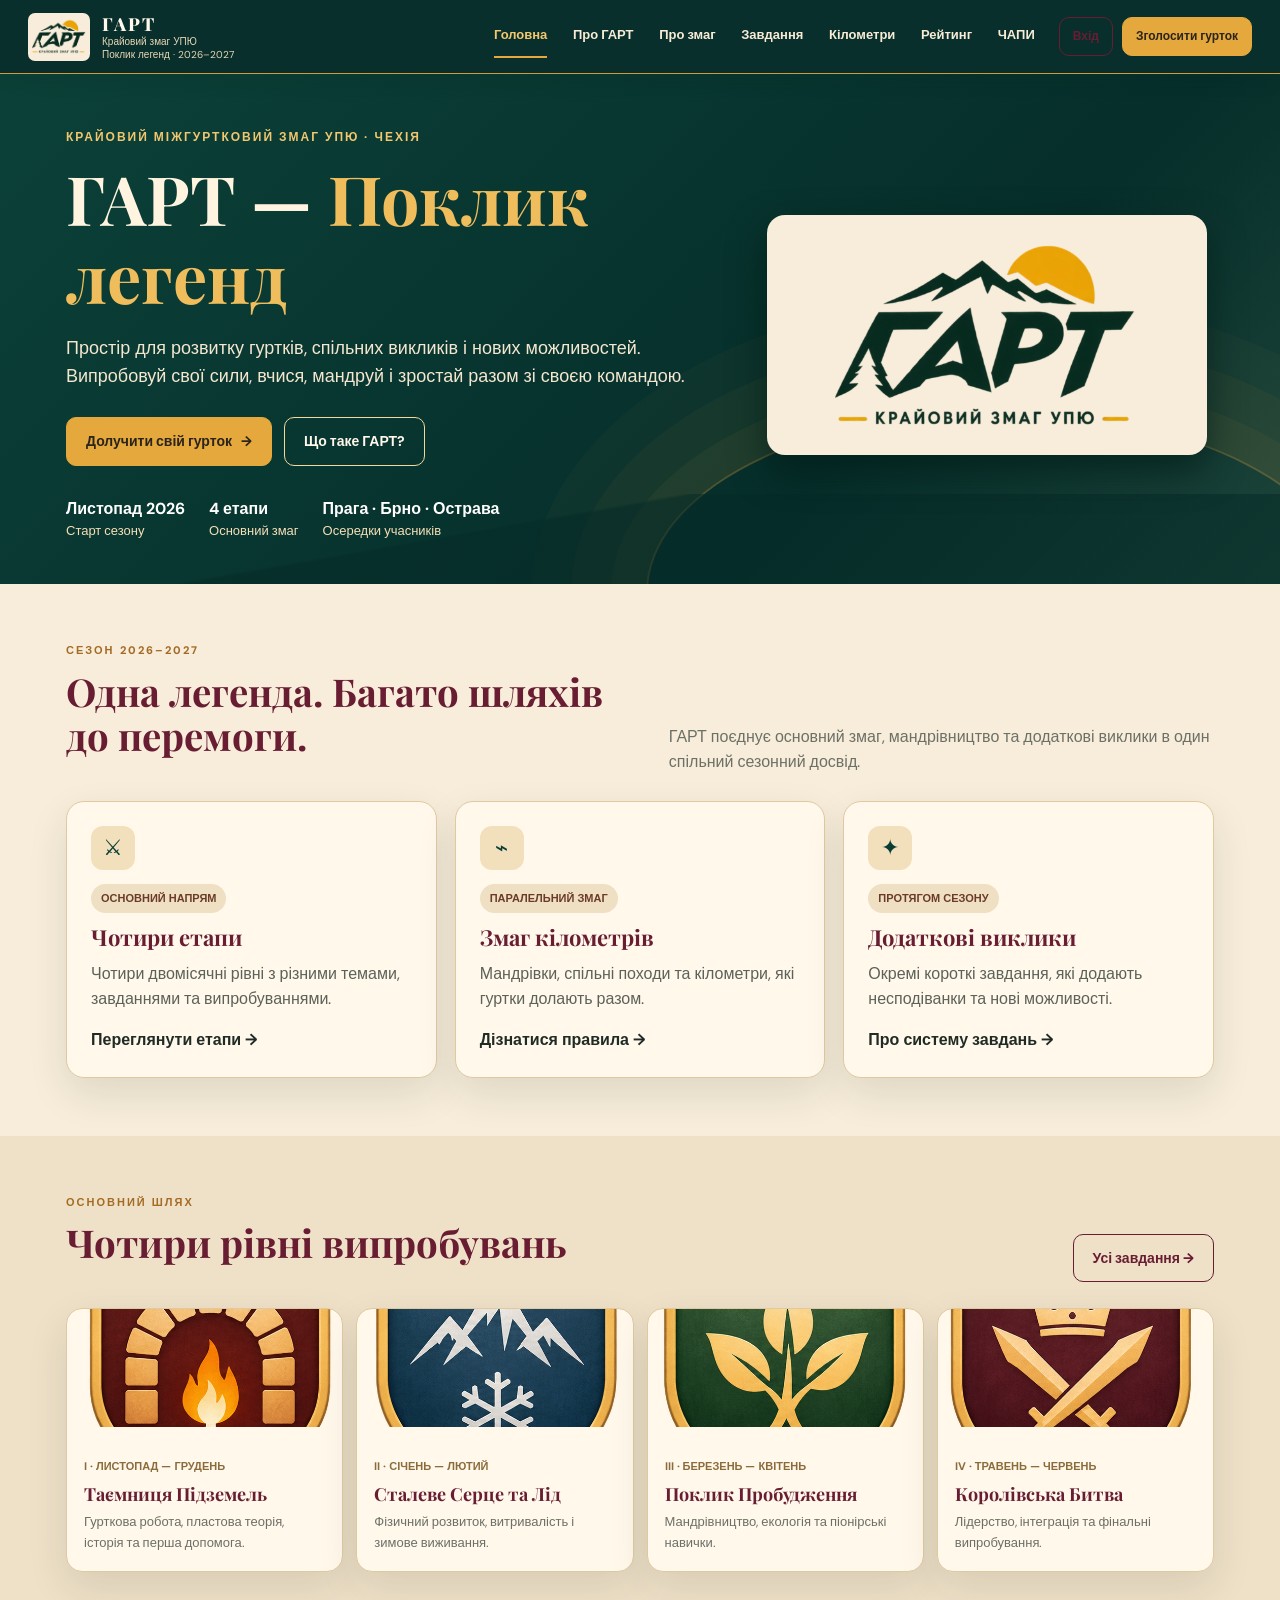
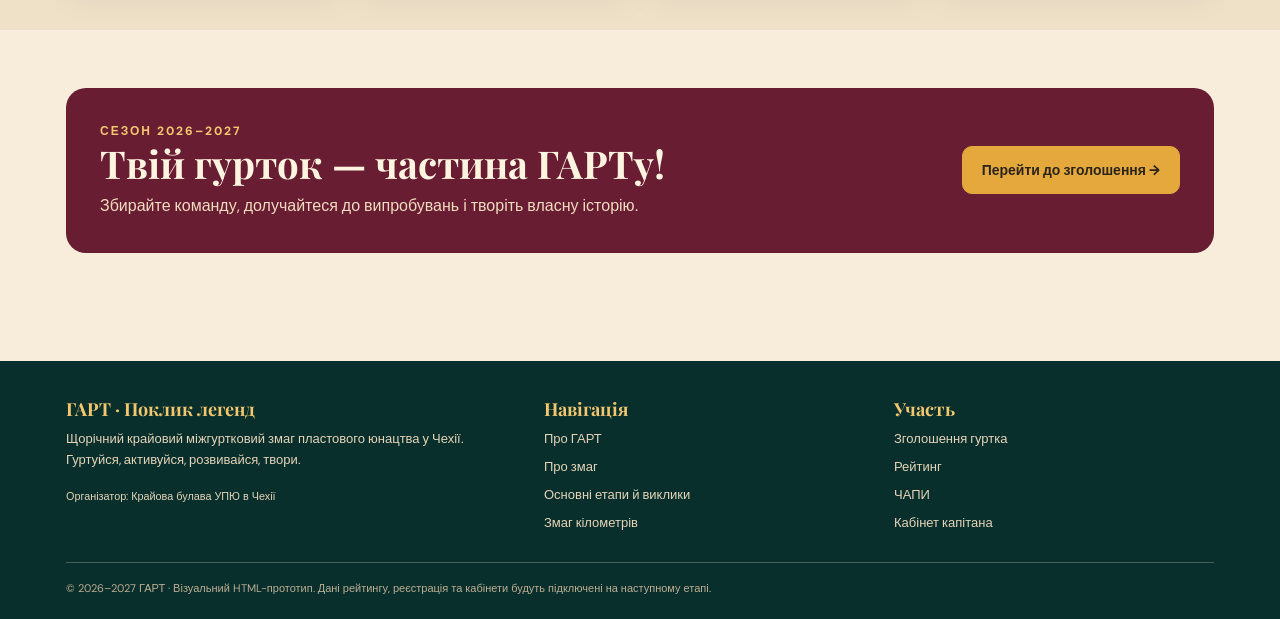
<file: index.html>
<!doctype html><html lang="uk"><head><meta charset="utf-8"><meta name="viewport" content="width=device-width,initial-scale=1"><meta name="theme-color" content="#073d35"><title>Головна · ГАРТ</title><link rel="stylesheet" href="styles.css"></head><body data-page="home"><header class="site-header"><div class="nav-wrap"><a class="brand" href="index.html"><img src="assets/gart-logo.png" alt="Логотип ГАРТ"><span><strong>ГАРТ</strong><small>Крайовий змаг УПЮ<br>Поклик легенд · 2026–2027</small></span></a><button class="menu-toggle" aria-label="Відкрити меню" aria-expanded="false">☰</button><nav class="nav-links"><a data-nav href="index.html">Головна</a><a data-nav href="about.html">Про ГАРТ</a><a data-nav href="competition.html">Про змаг</a><a data-nav href="tasks.html">Завдання</a><a data-nav href="kilometers.html">Кілометри</a><a data-nav href="rating.html">Рейтинг</a><a data-nav href="faq.html">ЧАПИ</a></nav><div class="nav-actions"><a class="btn small outline login-link" href="captain.html">Вхід</a><a class="btn small gold" href="register.html">Зголосити гурток</a></div></div></header><main><section class="page-hero"><div class="container hero-grid"><div><div class="eyebrow">Крайовий міжгуртковий змаг УПЮ · Чехія</div><h1>ГАРТ — <span style="color:#f0bd5d">Поклик легенд</span></h1><p class="lead">Простір для розвитку гуртків, спільних викликів і нових можливостей. Випробовуй свої сили, вчися, мандруй і зростай разом зі своєю командою.</p><div class="hero-actions"><a class="btn gold" href="register.html">Долучити свій гурток <b>→</b></a><a class="btn dark-outline" href="about.html">Що таке ГАРТ?</a></div><div class="hero-facts"><span><b>Листопад 2026</b>Старт сезону</span><span><b>4 етапи</b>Основний змаг</span><span><b>Прага · Брно · Острава</b>Осередки учасників</span></div></div><img class="hero-logo" src="assets/gart-logo.png" alt="ГАРТ — крайовий змаг УПЮ"></div></section>
<section class="section"><div class="container"><div class="section-head"><div><div class="kicker">Сезон 2026–2027</div><h2>Одна легенда. Багато шляхів до перемоги.</h2></div><p>ГАРТ поєднує основний змаг, мандрівництво та додаткові виклики в один спільний сезонний досвід.</p></div><div class="grid-3"><a class="paper-card feature-card" href="tasks.html"><div class="icon-tile">⚔</div><span class="tag">ОСНОВНИЙ НАПРЯМ</span><h3 style="margin-top:12px">Чотири етапи</h3><p>Чотири двомісячні рівні з різними темами, завданнями та випробуваннями.</p><b>Переглянути етапи →</b></a><a class="paper-card feature-card" href="kilometers.html"><div class="icon-tile">⌁</div><span class="tag">ПАРАЛЕЛЬНИЙ ЗМАГ</span><h3 style="margin-top:12px">Змаг кілометрів</h3><p>Мандрівки, спільні походи та кілометри, які гуртки долають разом.</p><b>Дізнатися правила →</b></a><a class="paper-card feature-card" href="tasks.html#challenges"><div class="icon-tile">✦</div><span class="tag">ПРОТЯГОМ СЕЗОНУ</span><h3 style="margin-top:12px">Додаткові виклики</h3><p>Окремі короткі завдання, які додають несподіванки та нові можливості.</p><b>Про систему завдань →</b></a></div></div></section>
<section class="section alt"><div class="container"><div class="section-head"><div><div class="kicker">Основний шлях</div><h2>Чотири рівні випробувань</h2></div><a class="btn outline" href="tasks.html">Усі завдання →</a></div><div class="stage-strip"><article class="stage-card"><img src="assets/stage-1.png" alt="Емблеми етапів"><div class="stage-body"><small>I · ЛИСТОПАД — ГРУДЕНЬ</small><h3>Таємниця Підземель</h3><p>Гурткова робота, пластова теорія, історія та перша допомога.</p></div></article><article class="stage-card"><img src="assets/stage-2.png" alt="Емблеми етапів" style="object-position:33%"><div class="stage-body"><small>II · СІЧЕНЬ — ЛЮТИЙ</small><h3>Сталеве Серце та Лід</h3><p>Фізичний розвиток, витривалість і зимове виживання.</p></div></article><article class="stage-card"><img src="assets/stage-3.png" alt="Емблеми етапів" style="object-position:66%"><div class="stage-body"><small>III · БЕРЕЗЕНЬ — КВІТЕНЬ</small><h3>Поклик Пробудження</h3><p>Мандрівництво, екологія та піонірські навички.</p></div></article><article class="stage-card"><img src="assets/stage-4.png" alt="Емблеми етапів" style="object-position:right"><div class="stage-body"><small>IV · ТРАВЕНЬ — ЧЕРВЕНЬ</small><h3>Королівська Битва</h3><p>Лідерство, інтеграція та фінальні випробування.</p></div></article></div></div></section>
<section class="section"><div class="container"><div class="banner-cta"><div><div class="eyebrow">Сезон 2026–2027</div><h2>Твій гурток — частина ГАРТу!</h2><p>Збирайте команду, долучайтеся до випробувань і творіть власну історію.</p></div><a class="btn gold" href="register.html">Перейти до зголошення →</a></div></div></section></main><footer class="site-footer"><div class="container"><div class="footer-grid"><div><h3>ГАРТ · Поклик легенд</h3><p>Щорічний крайовий міжгуртковий змаг пластового юнацтва у Чехії. Гуртуйся, активуйся, розвивайся, твори.</p><p><small>Організатор: Крайова булава УПЮ в Чехії</small></p></div><div><h3>Навігація</h3><div class="footer-links"><a href="about.html">Про ГАРТ</a><a href="competition.html">Про змаг</a><a href="tasks.html">Основні етапи й виклики</a><a href="kilometers.html">Змаг кілометрів</a></div></div><div><h3>Участь</h3><div class="footer-links"><a href="register.html">Зголошення гуртка</a><a href="rating.html">Рейтинг</a><a href="faq.html">ЧАПИ</a><a href="captain.html">Кабінет капітана</a></div></div></div><div class="copyright">© 2026–2027 ГАРТ · Візуальний HTML-прототип. Дані рейтингу, реєстрація та кабінети будуть підключені на наступному етапі.</div></div></footer><script src="app.js"></script></body></html>
</file>
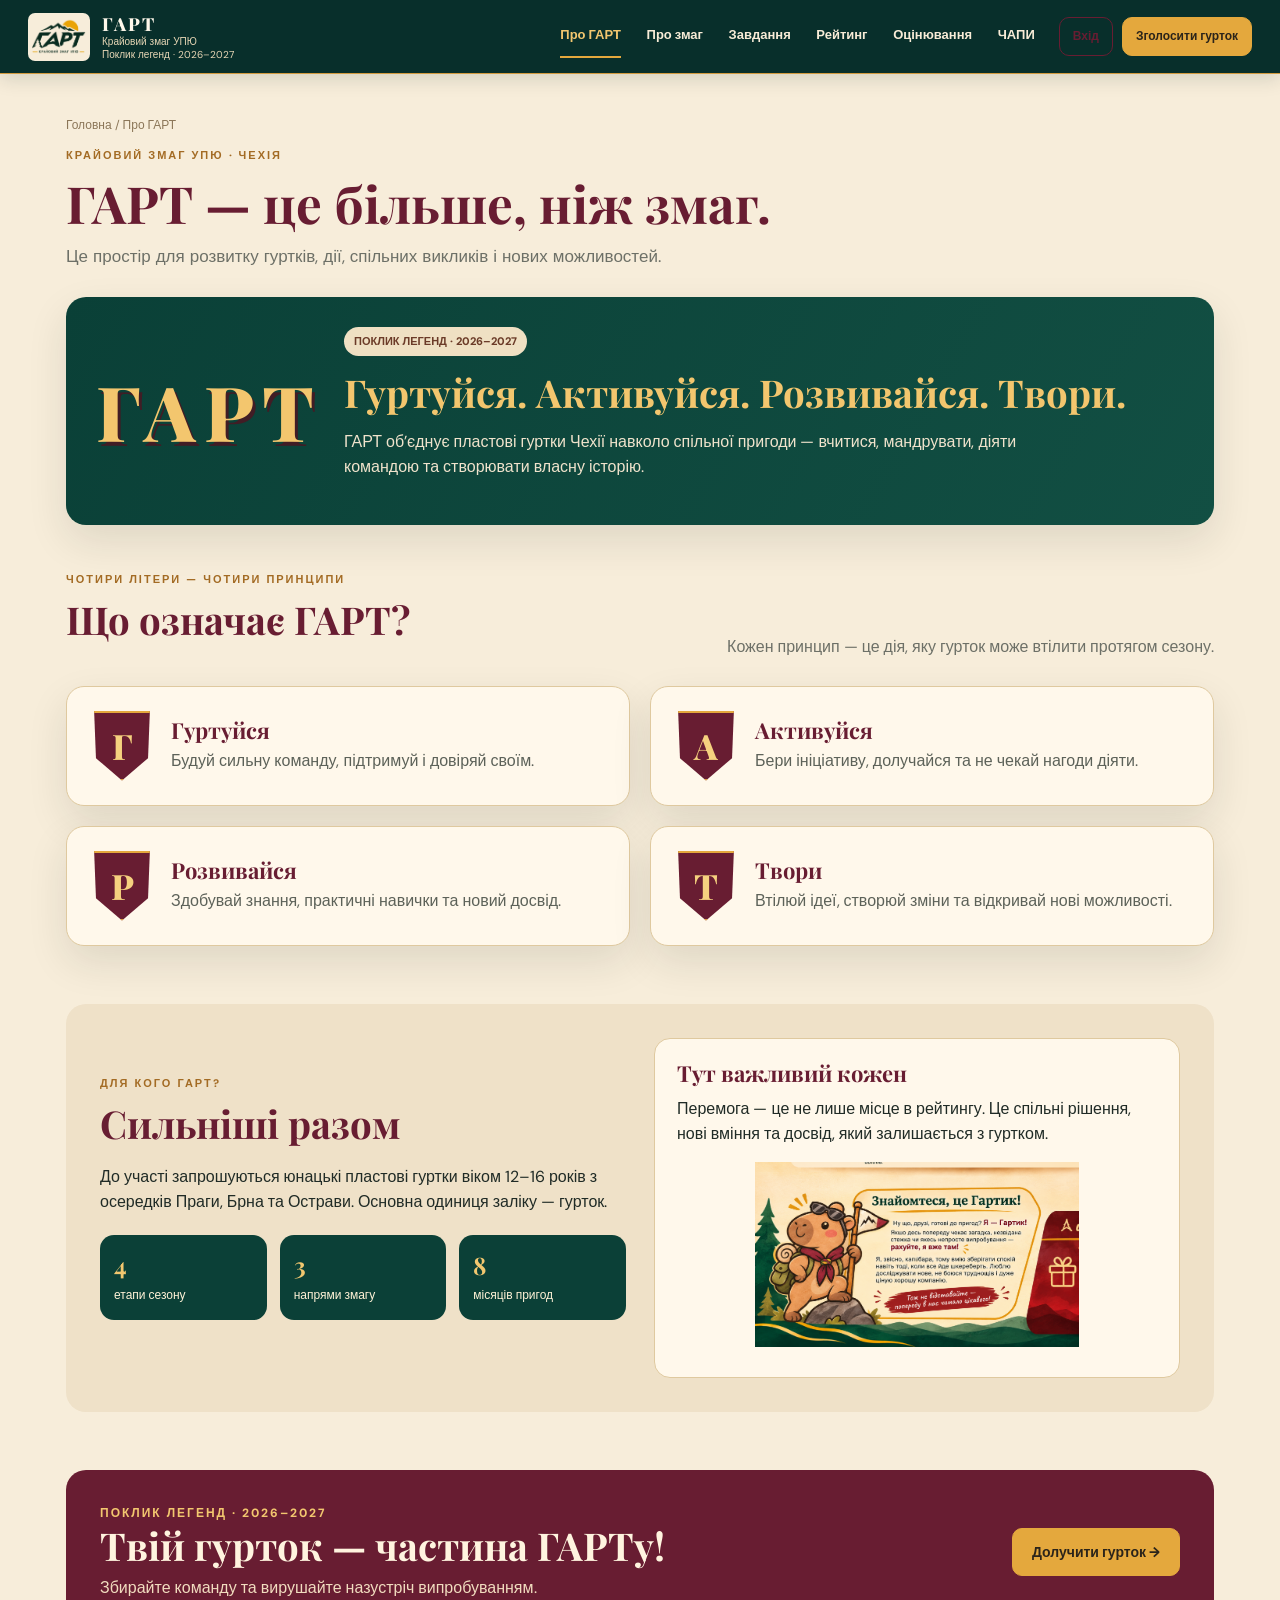
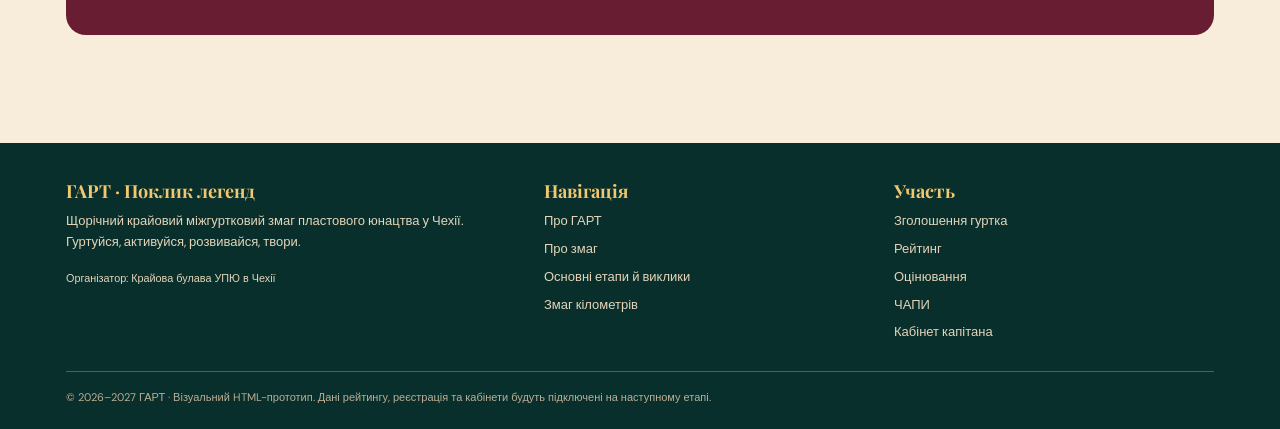
<file: about.html>
<!doctype html><html lang="uk"><head><meta charset="utf-8"><meta name="viewport" content="width=device-width,initial-scale=1"><meta name="theme-color" content="#073d35"><title>Про ГАРТ · ГАРТ</title><link rel="stylesheet" href="styles.css"></head><body data-page="about"><header class="site-header"><div class="nav-wrap"><a class="brand" href="index.html"><img src="assets/gart-logo.png" alt="Логотип ГАРТ"><span><strong>ГАРТ</strong><small>Крайовий змаг УПЮ<br>Поклик легенд · 2026–2027</small></span></a><button class="menu-toggle" aria-label="Відкрити меню" aria-expanded="false">☰</button><nav class="nav-links"><a data-nav href="about.html">Про ГАРТ</a><a data-nav href="competition.html">Про змаг</a><a data-nav href="tasks.html">Завдання</a><a data-nav href="rating.html">Рейтинг</a><a data-nav href="scoring.html">Оцінювання</a><a data-nav href="faq.html">ЧАПИ</a></nav><div class="nav-actions"><a class="btn small outline login-link" href="captain.html">Вхід</a><a class="btn small gold" href="register.html">Зголосити гурток</a></div></div></header><main><div class="container"><div class="page-title about-title"><div class="breadcrumbs">Головна / Про ГАРТ</div><div class="kicker">Крайовий змаг УПЮ · Чехія</div><h1>ГАРТ — це більше, ніж змаг.</h1><p>Це простір для розвитку гуртків, дії, спільних викликів і нових можливостей.</p></div>
<section class="about-motto"><div class="motto-line">ГАРТ</div><div><span class="tag">ПОКЛИК ЛЕГЕНД · 2026–2027</span><h2>Гуртуйся. Активуйся. Розвивайся. Твори.</h2><p>ГАРТ об’єднує пластові гуртки Чехії навколо спільної пригоди — вчитися, мандрувати, діяти командою та створювати власну історію.</p></div></section>
<section class="section about-values"><div class="section-head"><div><div class="kicker">Чотири літери — чотири принципи</div><h2>Що означає ГАРТ?</h2></div><p>Кожен принцип — це дія, яку гурток може втілити протягом сезону.</p></div><div class="grid-2"><article class="paper-card value-card"><b>Г</b><div><h3>Гуртуйся</h3><p>Будуй сильну команду, підтримуй і довіряй своїм.</p></div></article><article class="paper-card value-card"><b>А</b><div><h3>Активуйся</h3><p>Бери ініціативу, долучайся та не чекай нагоди діяти.</p></div></article><article class="paper-card value-card"><b>Р</b><div><h3>Розвивайся</h3><p>Здобувай знання, практичні навички та новий досвід.</p></div></article><article class="paper-card value-card"><b>Т</b><div><h3>Твори</h3><p>Втілюй ідеї, створюй зміни та відкривай нові можливості.</p></div></article></div></section>
<section class="about-for"><div class="about-for-copy"><div class="kicker">Для кого ГАРТ?</div><h2>Сильніші разом</h2><p>До участі запрошуються юнацькі пластові гуртки віком 12–16 років з осередків Праги, Брна та Острави. Основна одиниця заліку — гурток.</p><div class="metric-row"><div class="metric"><strong>4</strong><span>етапи сезону</span></div><div class="metric"><strong>3</strong><span>напрями змагу</span></div><div class="metric"><strong>8</strong><span>місяців пригод</span></div></div></div><div class="mascot-callout"><div><h3>Тут важливий кожен</h3><p>Перемога — це не лише місце в рейтингу. Це спільні рішення, нові вміння та досвід, який залишається з гуртком.</p></div><img src="assets/hartyk.png" alt="Гартик — маскот ГАРТу"></div></section>
<section class="section"><div class="banner-cta"><div><div class="eyebrow">Поклик легенд · 2026–2027</div><h2>Твій гурток — частина ГАРТу!</h2><p>Збирайте команду та вирушайте назустріч випробуванням.</p></div><a class="btn gold" href="register.html">Долучити гурток →</a></div></section></div></main><footer class="site-footer"><div class="container"><div class="footer-grid"><div><h3>ГАРТ · Поклик легенд</h3><p>Щорічний крайовий міжгуртковий змаг пластового юнацтва у Чехії. Гуртуйся, активуйся, розвивайся, твори.</p><p><small>Організатор: Крайова булава УПЮ в Чехії</small></p></div><div><h3>Навігація</h3><div class="footer-links"><a href="about.html">Про ГАРТ</a><a href="competition.html">Про змаг</a><a href="tasks.html">Основні етапи й виклики</a><a href="kilometers.html">Змаг кілометрів</a></div></div><div><h3>Участь</h3><div class="footer-links"><a href="register.html">Зголошення гуртка</a><a href="rating.html">Рейтинг</a><a href="scoring.html">Оцінювання</a><a href="faq.html">ЧАПИ</a><a href="captain.html">Кабінет капітана</a></div></div></div><div class="copyright">© 2026–2027 ГАРТ · Візуальний HTML-прототип. Дані рейтингу, реєстрація та кабінети будуть підключені на наступному етапі.</div></div></footer><script src="app.js"></script></body></html>
</file>
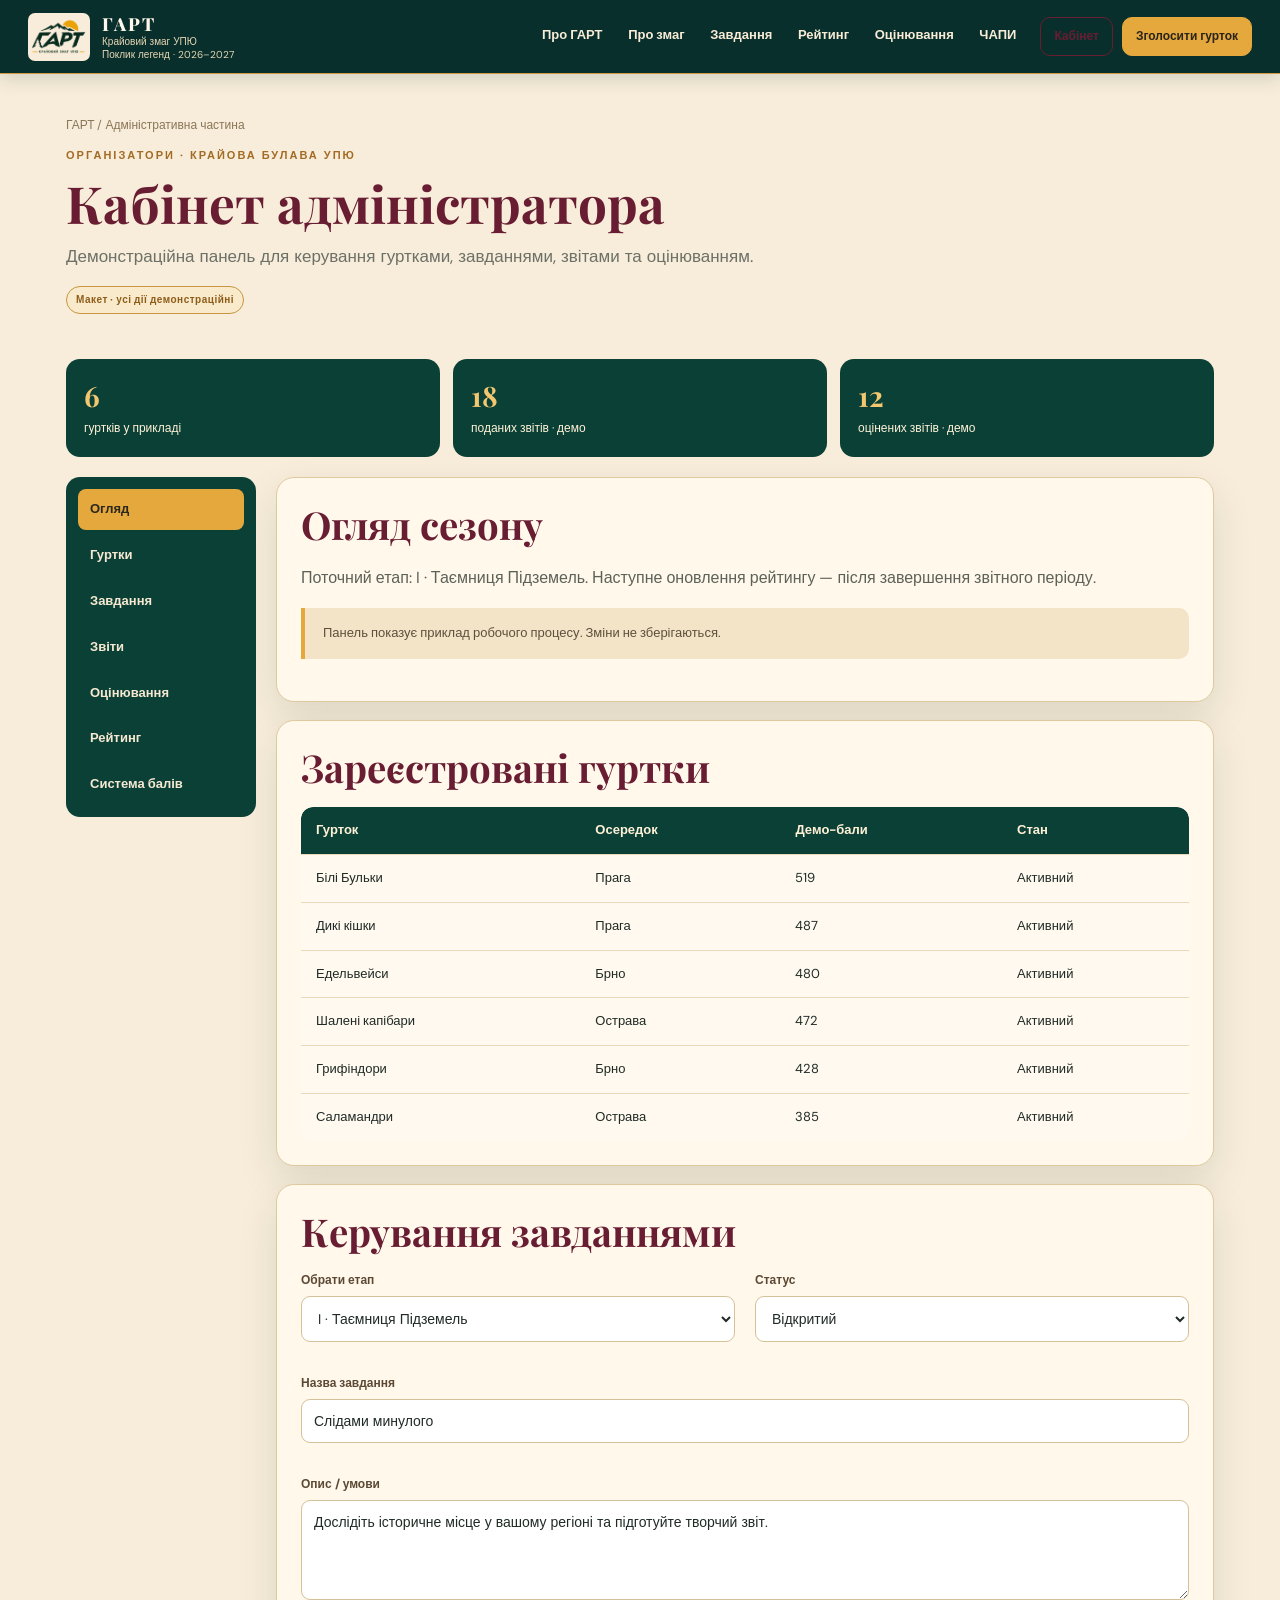
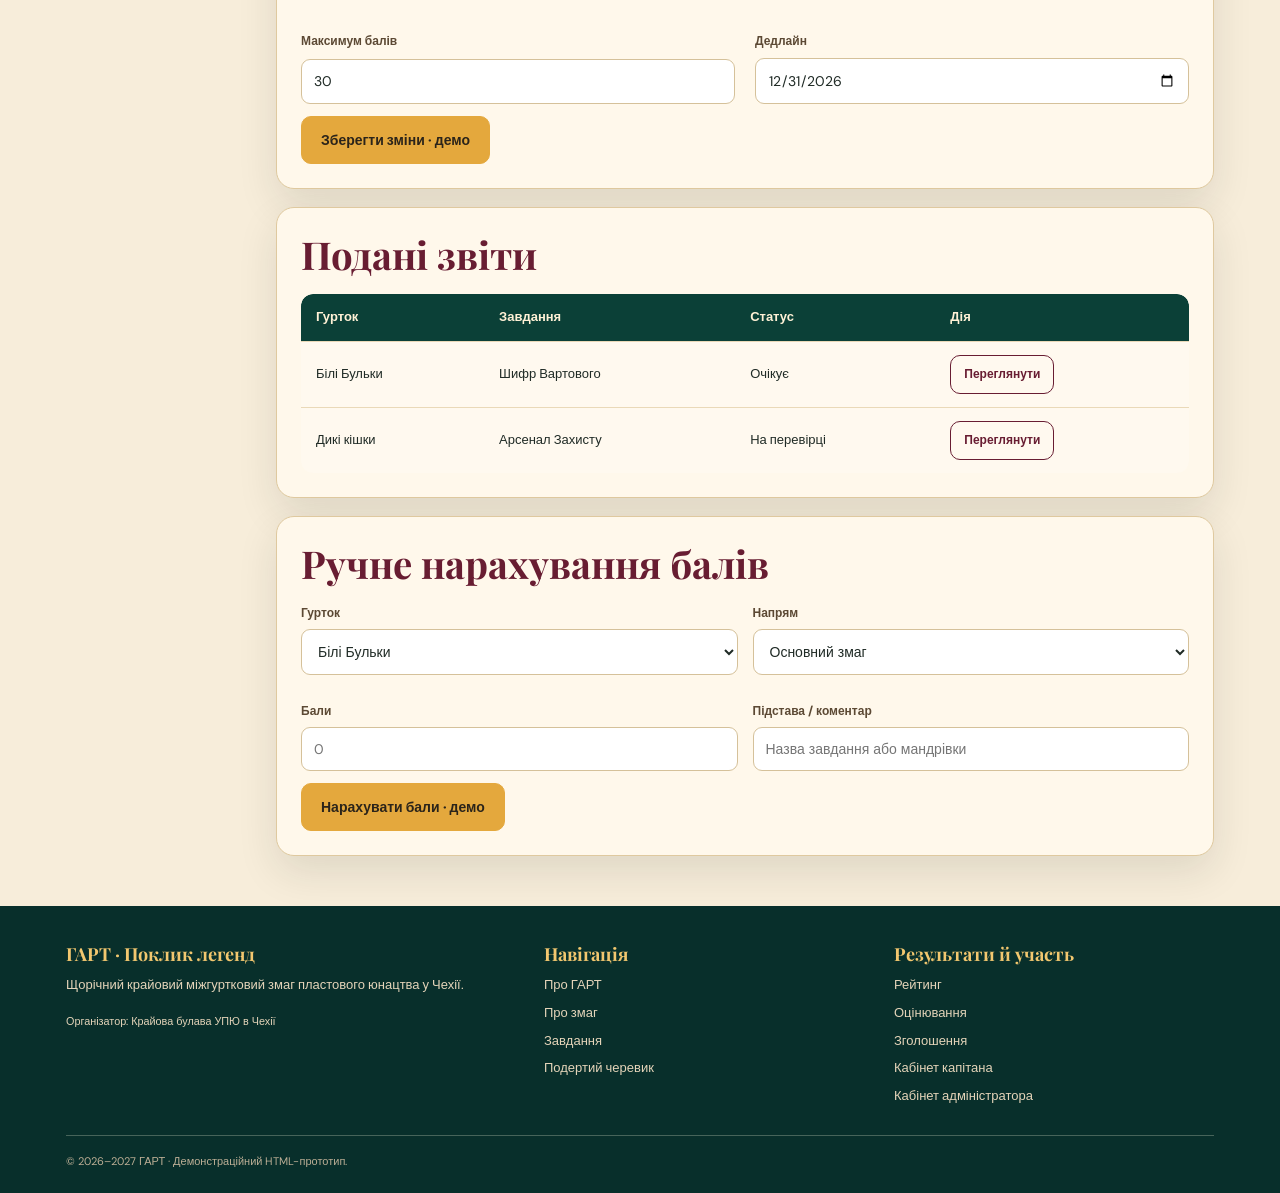
<file: admin.html>
<!doctype html><html lang="uk"><head><meta charset="utf-8"><meta name="viewport" content="width=device-width,initial-scale=1"><meta name="theme-color" content="#073d35"><title>Кабінет адміністратора · ГАРТ</title><link rel="stylesheet" href="styles.css"></head><body data-page="admin"><header class="site-header"><div class="nav-wrap"><a class="brand" href="index.html"><img src="assets/gart-logo.png" alt="Логотип ГАРТ"><span><strong>ГАРТ</strong><small>Крайовий змаг УПЮ<br>Поклик легенд · 2026–2027</small></span></a><button class="menu-toggle" aria-label="Відкрити меню" aria-expanded="false">☰</button><nav class="nav-links"><a data-nav href="about.html">Про ГАРТ</a><a data-nav href="competition.html">Про змаг</a><a data-nav href="tasks.html">Завдання</a><a data-nav href="rating.html">Рейтинг</a><a data-nav href="scoring.html">Оцінювання</a><a data-nav href="faq.html">ЧАПИ</a></nav><div class="nav-actions"><a class="btn small outline login-link" href="captain.html">Кабінет</a><a class="btn small gold" href="register.html">Зголосити гурток</a></div></div></header><main><div class="container"><div class="page-title"><div class="breadcrumbs">ГАРТ / Адміністративна частина</div><div class="kicker">Організатори · Крайова булава УПЮ</div><h1>Кабінет адміністратора</h1><p>Демонстраційна панель для керування гуртками, завданнями, звітами та оцінюванням.</p><span class="prototype-label">Макет · усі дії демонстраційні</span></div><div class="metric-row"><div class="metric"><strong>6</strong><span>гуртків у прикладі</span></div><div class="metric"><strong>18</strong><span>поданих звітів · демо</span></div><div class="metric"><strong>12</strong><span>оцінених звітів · демо</span></div></div><div class="admin-layout"><aside class="admin-menu"><a class="active" href="#overview">Огляд</a><a href="#groups">Гуртки</a><a href="#tasks-admin">Завдання</a><a href="#reports">Звіти</a><a href="#points">Оцінювання</a><a href="rating.html">Рейтинг</a><a href="scoring.html">Система балів</a></aside><div class="admin-content"><section id="overview" class="paper-card"><h2>Огляд сезону</h2><p>Поточний етап: I · Таємниця Підземель. Наступне оновлення рейтингу — після завершення звітного періоду.</p><div class="notice">Панель показує приклад робочого процесу. Зміни не зберігаються.</div></section><section id="groups" class="paper-card"><h2>Зареєстровані гуртки</h2><div class="table-scroll"><table class="leaderboard"><thead><tr><th>Гурток</th><th>Осередок</th><th>Демо-бали</th><th>Стан</th></tr></thead><tbody><tr><td>Білі Бульки</td><td>Прага</td><td>519</td><td>Активний</td></tr><tr><td>Дикі кішки</td><td>Прага</td><td>487</td><td>Активний</td></tr><tr><td>Едельвейси</td><td>Брно</td><td>480</td><td>Активний</td></tr><tr><td>Шалені капібари</td><td>Острава</td><td>472</td><td>Активний</td></tr><tr><td>Грифіндори</td><td>Брно</td><td>428</td><td>Активний</td></tr><tr><td>Саламандри</td><td>Острава</td><td>385</td><td>Активний</td></tr></tbody></table></div></section><section id="tasks-admin" class="paper-card"><h2>Керування завданнями</h2><div class="grid-2"><div class="field"><label>Обрати етап</label><select><option>I · Таємниця Підземель</option><option>II · Сталеве Серце та Лід</option><option>III · Поклик Пробудження</option><option>IV · Королівська Битва</option></select></div><div class="field"><label>Статус</label><select><option>Відкритий</option><option>Чернетка</option><option>Закритий</option></select></div><div class="field full"><label>Назва завдання</label><input value="Слідами минулого"></div><div class="field full"><label>Опис / умови</label><textarea>Дослідіть історичне місце у вашому регіоні та підготуйте творчий звіт.</textarea></div><div class="field"><label>Максимум балів</label><input type="number" value="30"></div><div class="field"><label>Дедлайн</label><input type="date" value="2026-12-31"></div></div><button class="btn gold" type="button" onclick="alert('Демо: редагування буде доступне після підключення бази даних.')">Зберегти зміни · демо</button></section><section id="reports" class="paper-card"><h2>Подані звіти</h2><div class="table-scroll"><table class="leaderboard"><thead><tr><th>Гурток</th><th>Завдання</th><th>Статус</th><th>Дія</th></tr></thead><tbody><tr><td>Білі Бульки</td><td>Шифр Вартового</td><td>Очікує</td><td><button class="btn small outline" type="button" onclick="alert('Демо: перегляд звіту')">Переглянути</button></td></tr><tr><td>Дикі кішки</td><td>Арсенал Захисту</td><td>На перевірці</td><td><button class="btn small outline" type="button" onclick="alert('Демо: перегляд звіту')">Переглянути</button></td></tr></tbody></table></div></section><section id="points" class="paper-card"><h2>Ручне нарахування балів</h2><div class="form-grid"><div class="field"><label>Гурток</label><select><option>Білі Бульки</option><option>Дикі кішки</option><option>Едельвейси</option><option>Шалені капібари</option><option>Грифіндори</option><option>Саламандри</option></select></div><div class="field"><label>Напрям</label><select><option>Основний змаг</option><option>Подертий черевик</option><option>Додаткові виклики</option></select></div><div class="field"><label>Бали</label><input type="number" placeholder="0"></div><div class="field"><label>Підстава / коментар</label><input placeholder="Назва завдання або мандрівки"></div></div><button class="btn gold" type="button" onclick="alert('Демо: бали не збережено. Потрібне підключення бази даних.')">Нарахувати бали · демо</button></section></div></div></div></main><footer class="site-footer"><div class="container"><div class="footer-grid"><div><h3>ГАРТ · Поклик легенд</h3><p>Щорічний крайовий міжгуртковий змаг пластового юнацтва у Чехії.</p><p><small>Організатор: Крайова булава УПЮ в Чехії</small></p></div><div><h3>Навігація</h3><div class="footer-links"><a href="about.html">Про ГАРТ</a><a href="competition.html">Про змаг</a><a href="tasks.html">Завдання</a><a href="kilometers.html">Подертий черевик</a></div></div><div><h3>Результати й участь</h3><div class="footer-links"><a href="rating.html">Рейтинг</a><a href="scoring.html">Оцінювання</a><a href="register.html">Зголошення</a><a href="captain.html">Кабінет капітана</a><a href="admin.html">Кабінет адміністратора</a></div></div></div><div class="copyright">© 2026–2027 ГАРТ · Демонстраційний HTML-прототип.</div></div></footer><script src="app.js"></script></body></html>
</file>
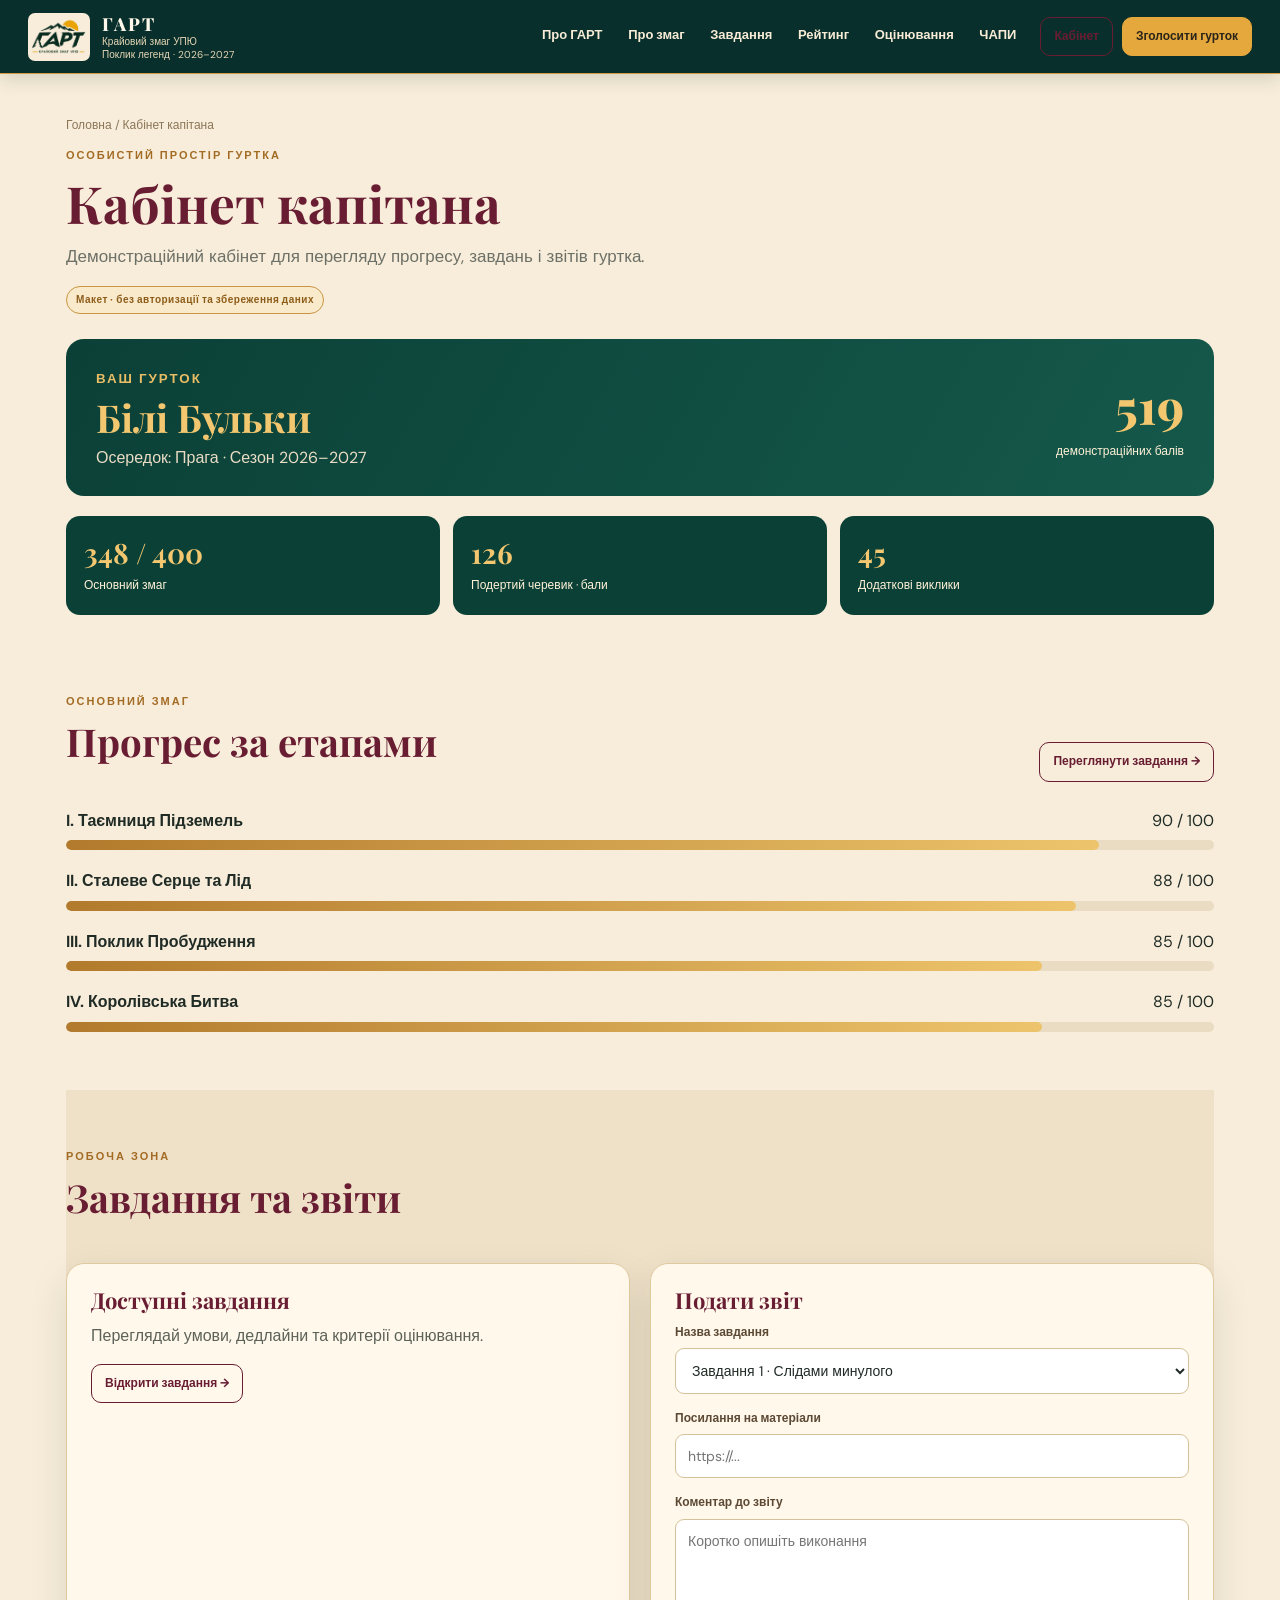
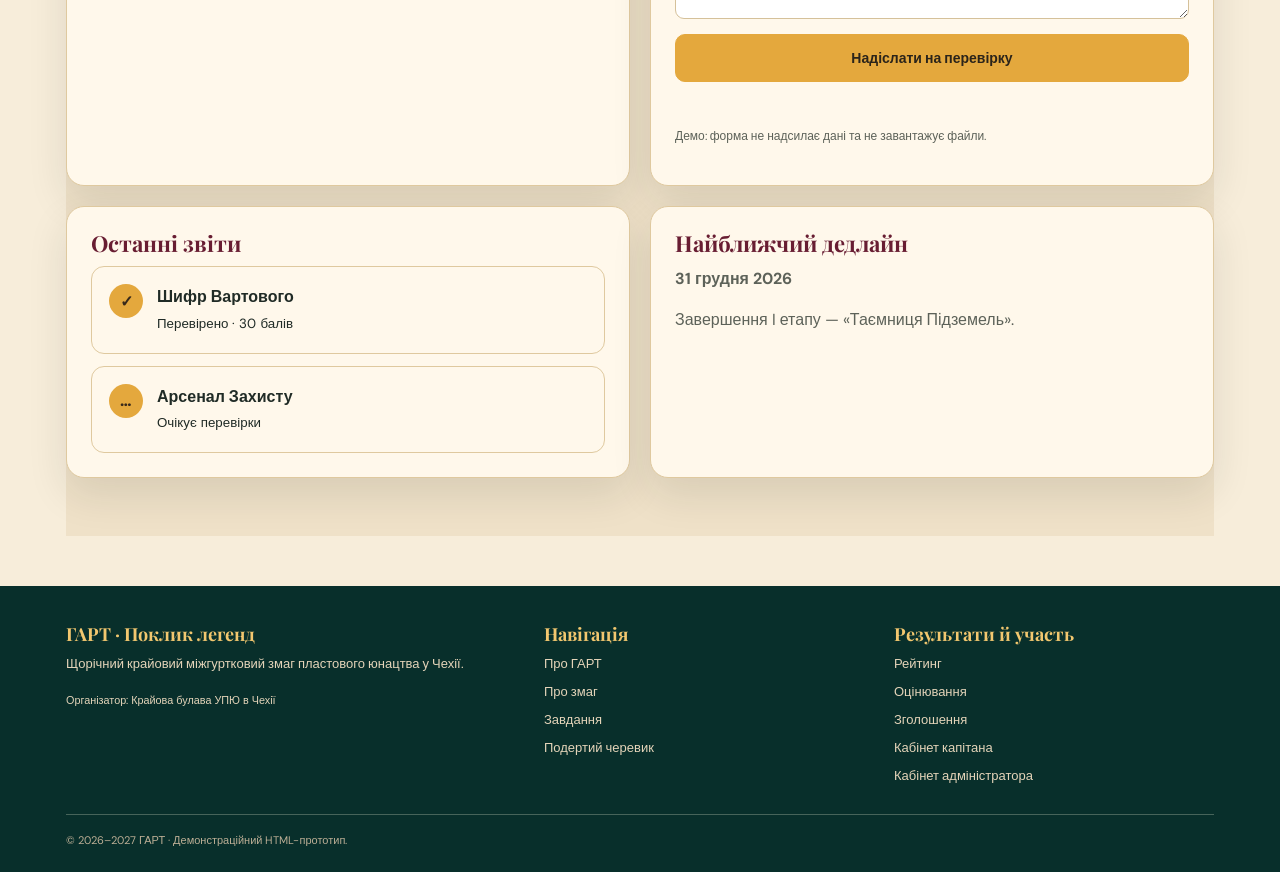
<file: captain.html>
<!doctype html><html lang="uk"><head><meta charset="utf-8"><meta name="viewport" content="width=device-width,initial-scale=1"><meta name="theme-color" content="#073d35"><title>Кабінет капітана · ГАРТ</title><link rel="stylesheet" href="styles.css"></head><body data-page="captain"><header class="site-header"><div class="nav-wrap"><a class="brand" href="index.html"><img src="assets/gart-logo.png" alt="Логотип ГАРТ"><span><strong>ГАРТ</strong><small>Крайовий змаг УПЮ<br>Поклик легенд · 2026–2027</small></span></a><button class="menu-toggle" aria-label="Відкрити меню" aria-expanded="false">☰</button><nav class="nav-links"><a data-nav href="about.html">Про ГАРТ</a><a data-nav href="competition.html">Про змаг</a><a data-nav href="tasks.html">Завдання</a><a data-nav href="rating.html">Рейтинг</a><a data-nav href="scoring.html">Оцінювання</a><a data-nav href="faq.html">ЧАПИ</a></nav><div class="nav-actions"><a class="btn small outline login-link" href="captain.html">Кабінет</a><a class="btn small gold" href="register.html">Зголосити гурток</a></div></div></header><main><div class="container"><div class="page-title"><div class="breadcrumbs">Головна / Кабінет капітана</div><div class="kicker">Особистий простір гуртка</div><h1>Кабінет капітана</h1><p>Демонстраційний кабінет для перегляду прогресу, завдань і звітів гуртка.</p><span class="prototype-label">Макет · без авторизації та збереження даних</span></div><div class="dashboard-head"><div><small>ВАШ ГУРТОК</small><h2>Білі Бульки</h2><p>Осередок: Прага · Сезон 2026–2027</p></div><div class="dashboard-score"><strong>519</strong><span>демонстраційних балів</span></div></div><div class="metric-row"><div class="metric"><strong>348 / 400</strong><span>Основний змаг</span></div><div class="metric"><strong>126</strong><span>Подертий черевик · бали</span></div><div class="metric"><strong>45</strong><span>Додаткові виклики</span></div></div><section class="section"><div class="section-head"><div><div class="kicker">Основний змаг</div><h2>Прогрес за етапами</h2></div><a class="btn small outline" href="tasks.html">Переглянути завдання →</a></div><div class="progress-list"><div><b>I. Таємниця Підземель</b><span>90 / 100</span><div class="progress"><i style="width:90%"></i></div></div><div><b>II. Сталеве Серце та Лід</b><span>88 / 100</span><div class="progress"><i style="width:88%"></i></div></div><div><b>III. Поклик Пробудження</b><span>85 / 100</span><div class="progress"><i style="width:85%"></i></div></div><div><b>IV. Королівська Битва</b><span>85 / 100</span><div class="progress"><i style="width:85%"></i></div></div></div></section><section class="section alt"><div class="section-head"><div><div class="kicker">Робоча зона</div><h2>Завдання та звіти</h2></div></div><div class="grid-2"><article class="paper-card"><h3>Доступні завдання</h3><p>Переглядай умови, дедлайни та критерії оцінювання.</p><a class="btn small outline" href="tasks.html">Відкрити завдання →</a></article><article class="paper-card"><h3>Подати звіт</h3><form class="form-grid" data-prototype-form><div class="field full"><label>Назва завдання</label><select><option>Завдання 1 · Слідами минулого</option><option>Завдання 2 · Арсенал Захисту</option><option>Завдання 3 · Різдвяне Світло</option></select></div><div class="field full"><label>Посилання на матеріали</label><input placeholder="https://..."></div><div class="field full"><label>Коментар до звіту</label><textarea placeholder="Коротко опишіть виконання"></textarea></div><div class="field full"><button class="btn gold" type="submit">Надіслати на перевірку</button><p class="form-result form-note"></p></div></form><p class="form-note">Демо: форма не надсилає дані та не завантажує файли.</p></article><article class="paper-card"><h3>Останні звіти</h3><div class="rule-list"><div class="rule"><span class="rule-num">✓</span><div><b>Шифр Вартового</b><br><small>Перевірено · 30 балів</small></div></div><div class="rule"><span class="rule-num">…</span><div><b>Арсенал Захисту</b><br><small>Очікує перевірки</small></div></div></div></article><article class="paper-card"><h3>Найближчий дедлайн</h3><p><b>31 грудня 2026</b></p><p>Завершення I етапу — «Таємниця Підземель».</p></article></div></section></div></main><footer class="site-footer"><div class="container"><div class="footer-grid"><div><h3>ГАРТ · Поклик легенд</h3><p>Щорічний крайовий міжгуртковий змаг пластового юнацтва у Чехії.</p><p><small>Організатор: Крайова булава УПЮ в Чехії</small></p></div><div><h3>Навігація</h3><div class="footer-links"><a href="about.html">Про ГАРТ</a><a href="competition.html">Про змаг</a><a href="tasks.html">Завдання</a><a href="kilometers.html">Подертий черевик</a></div></div><div><h3>Результати й участь</h3><div class="footer-links"><a href="rating.html">Рейтинг</a><a href="scoring.html">Оцінювання</a><a href="register.html">Зголошення</a><a href="captain.html">Кабінет капітана</a><a href="admin.html">Кабінет адміністратора</a></div></div></div><div class="copyright">© 2026–2027 ГАРТ · Демонстраційний HTML-прототип.</div></div></footer><script src="app.js"></script></body></html>
</file>
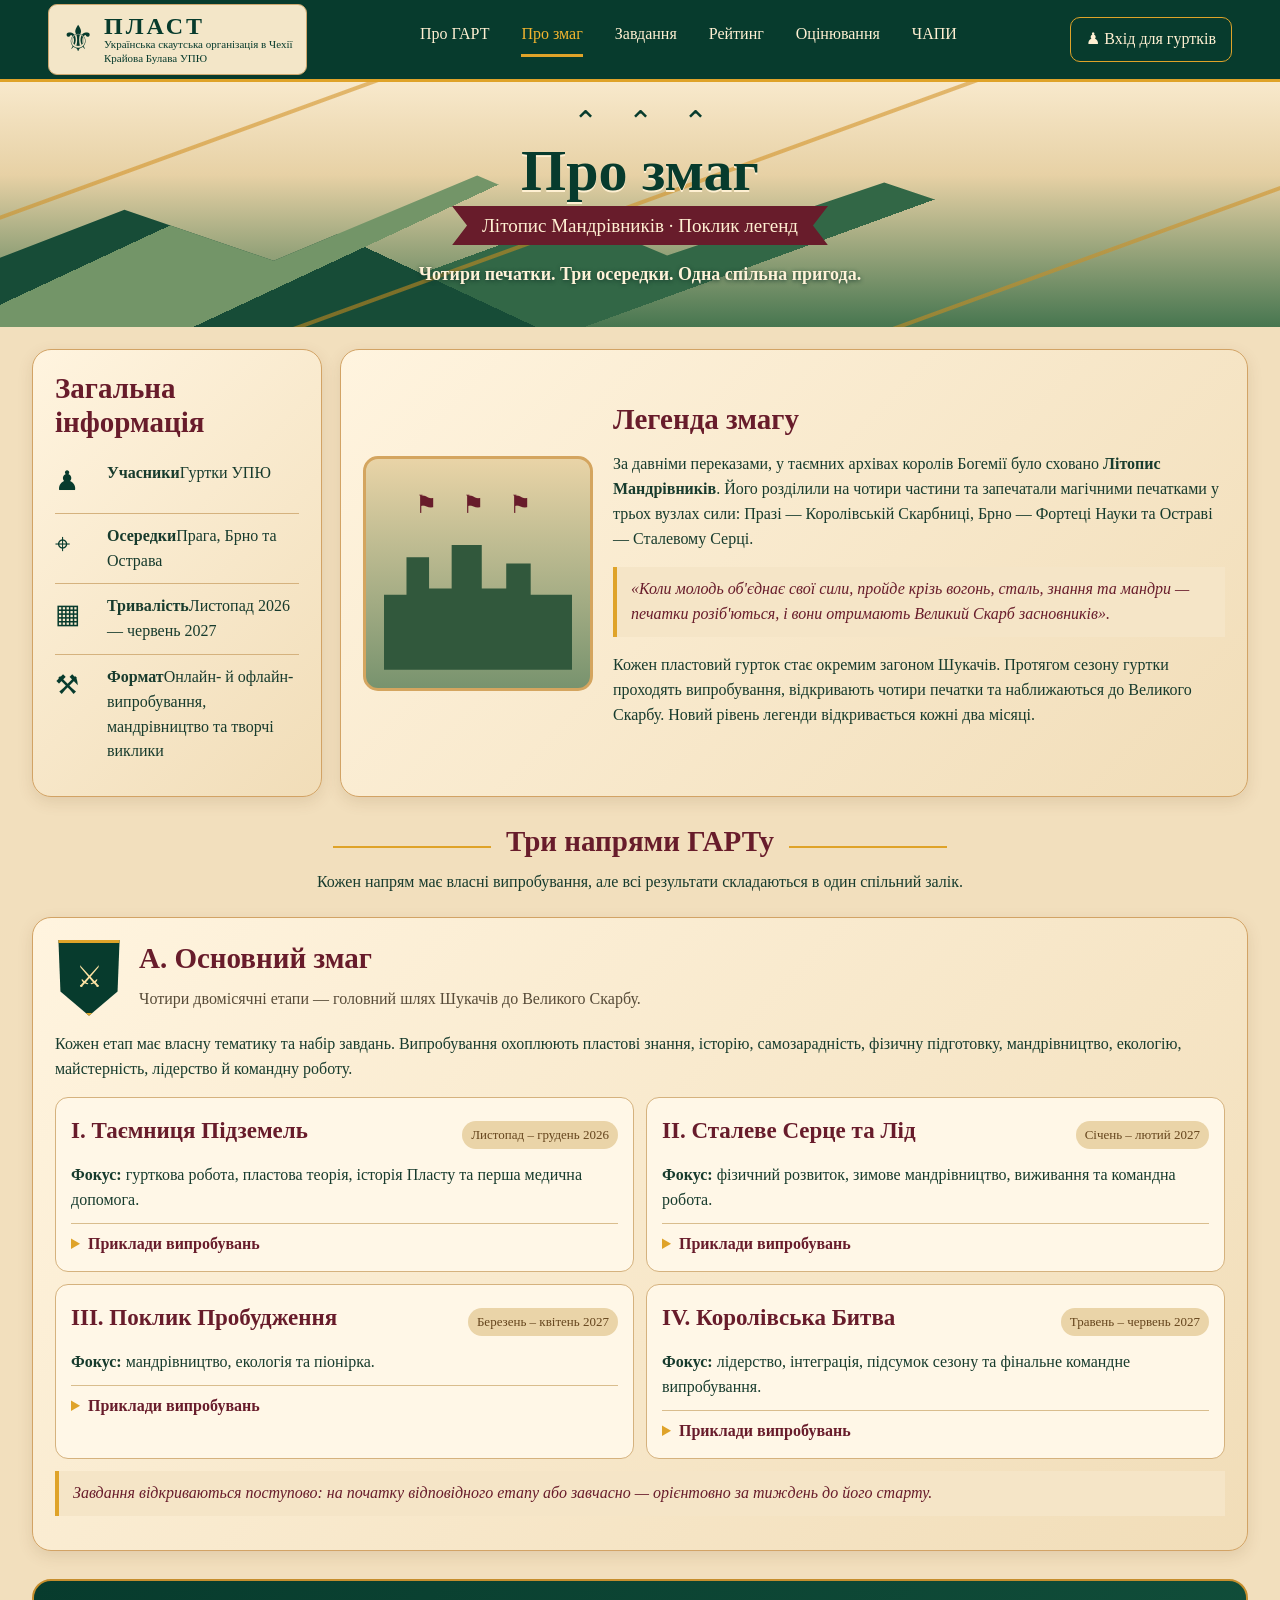
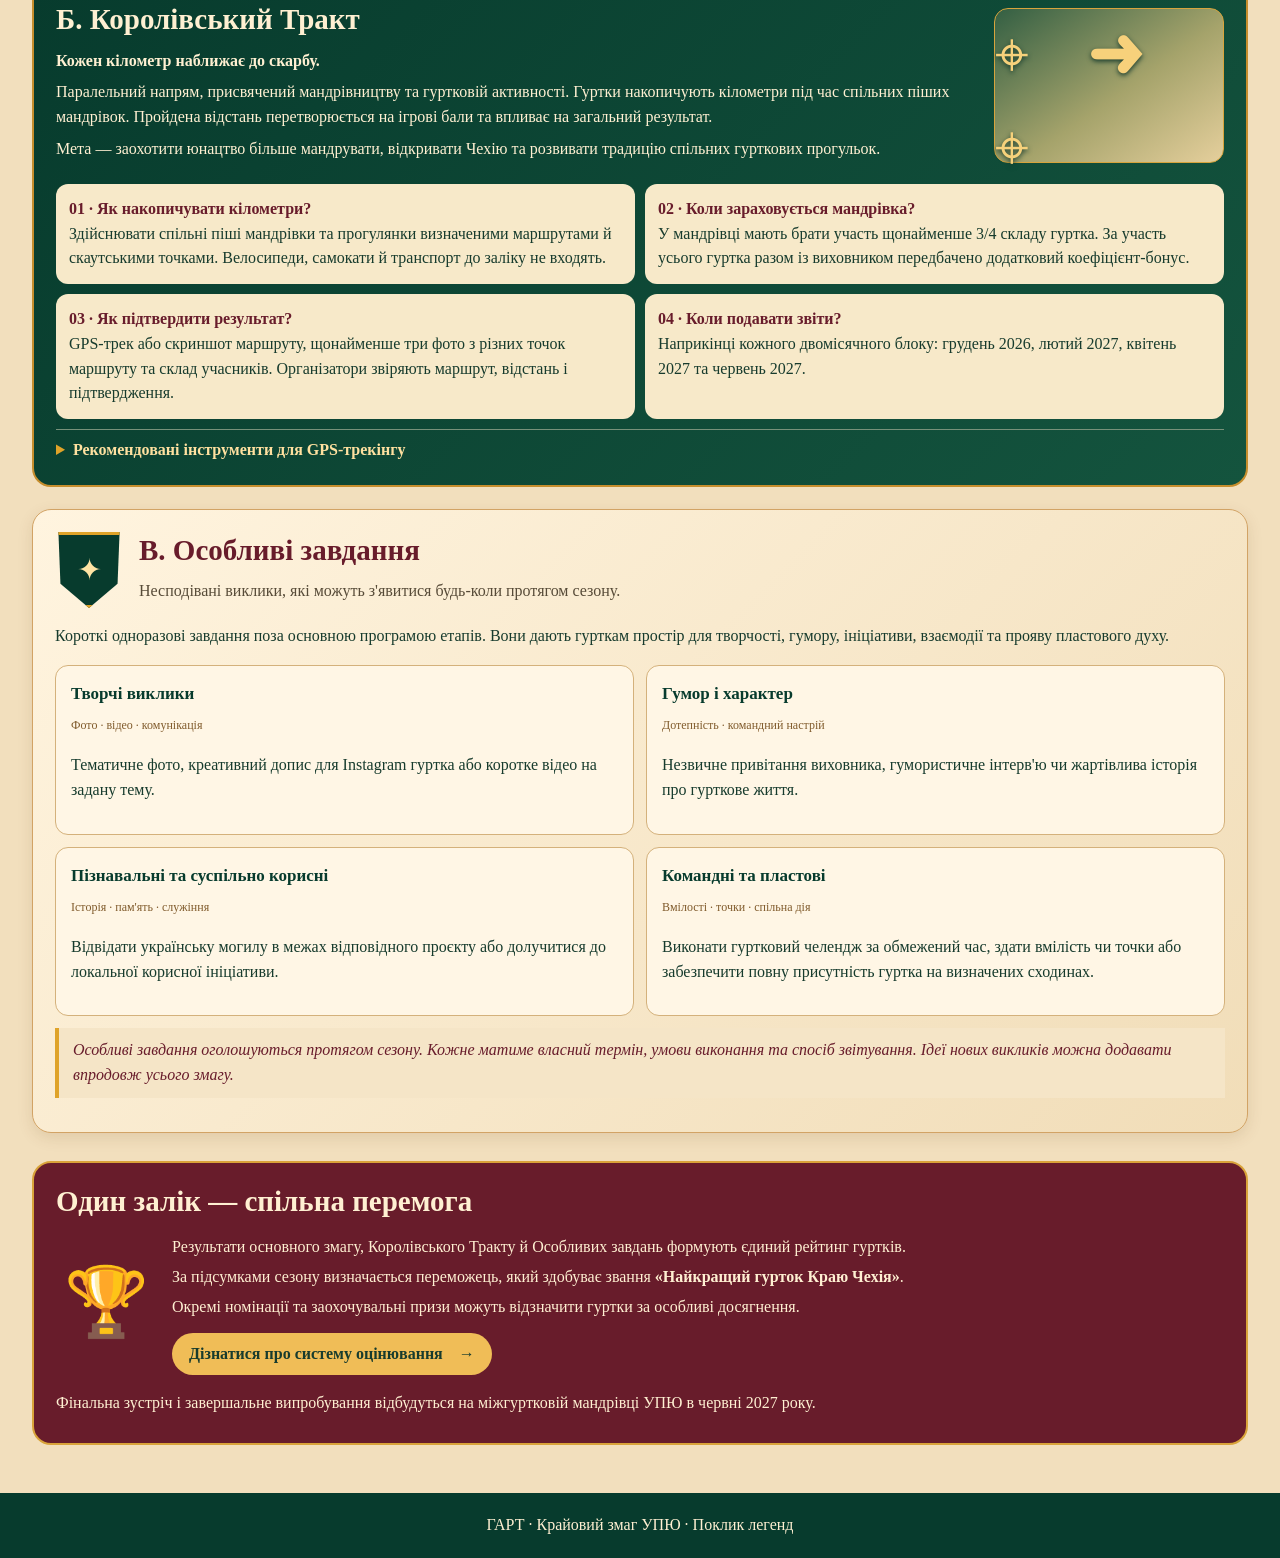
<file: competition.html>
<!doctype html>
<html lang="uk">
<head>
<meta charset="utf-8"><meta name="viewport" content="width=device-width,initial-scale=1">
<title>ГАРТ — Про змаг</title>
<style>
:root{--forest:#073b2d;--forest2:#14543e;--cream:#f7e9c9;--paper:#fff3dc;--gold:#dfa329;--burg:#681c2b;--ink:#173b2d;--muted:#705b40}
*{box-sizing:border-box}html{scroll-behavior:smooth}body{margin:0;background:#f2dfbd;color:var(--ink);font:16px/1.55 Georgia,serif}
header{height:82px;background:var(--forest);color:#fff0d2;display:flex;align-items:center;justify-content:space-between;padding:10px clamp(16px,4vw,48px);gap:20px;border-bottom:3px solid var(--gold)}
.brand{background:#f3e6c8;color:var(--forest);border:1px solid #cda66d;border-radius:9px;padding:7px 13px;display:flex;align-items:center;gap:10px}.brand .mark{font-size:36px}.brand b{font-size:24px;letter-spacing:3px;line-height:1;display:block}.brand small{display:block;font-size:11px;line-height:1.2}
nav{display:flex;gap:clamp(12px,2.5vw,36px)}nav a{color:#fff0d2;text-decoration:none;white-space:nowrap}nav a.active{color:#f3b52f;border-bottom:3px solid var(--gold);padding-bottom:7px}.login{border:1px solid var(--gold);border-radius:10px;padding:9px 15px;white-space:nowrap}
.hero{position:relative;overflow:hidden;text-align:center;min-height:235px;background:linear-gradient(#f8e9cc 0%,#e7d1a5 38%,#477650 100%);padding:25px 16px 38px}
.hero:before{content:"";position:absolute;inset:80px -3% -5px;background:linear-gradient(155deg,transparent 0 20%,#739568 20% 34%,transparent 34%),linear-gradient(25deg,#174c37 0 34%,transparent 34%),linear-gradient(160deg,transparent 0 42%,#326746 42% 59%,transparent 59%);clip-path:polygon(0 65%,12% 28%,23% 58%,38% 8%,52% 55%,68% 12%,84% 55%,100% 0,100% 100%,0 100%)}
.hero:after{content:"";position:absolute;inset:0;pointer-events:none;background:repeating-linear-gradient(160deg,transparent 0 125px,#d08d1d 126px 129px,transparent 130px 205px);opacity:.55}
.hero>*{position:relative;z-index:1}.mount{font-size:30px;line-height:1;color:var(--forest)}h1{font-size:clamp(40px,5vw,58px);line-height:1.05;margin:4px 0;color:var(--forest);text-shadow:0 2px #fff0d2}.ribbon{display:inline-block;background:var(--burg);color:#fff0d2;padding:5px 30px;clip-path:polygon(0 0,100% 0,96% 50%,100% 100%,0 100%,4% 50%);font-size:19px}
.hero p{color:#fff2d8;font-size:18px;font-weight:bold;text-shadow:0 1px 4px #173b2d;margin:16px 0 0}
main{max-width:1320px;margin:auto;padding:22px clamp(14px,3vw,32px) 48px}
.panel{background:linear-gradient(135deg,#fff4df,#f1ddb8);border:1.5px solid #d2a365;border-radius:19px;box-shadow:0 5px 15px #65431b20;padding:22px;position:relative;overflow:hidden}
h2{color:var(--burg);font-size:29px;line-height:1.15;margin:0 0 12px}h3{color:var(--burg);font-size:23px;margin:0 0 7px}h4{margin:0 0 5px;color:var(--forest);font-size:17px}
.intro{display:grid;grid-template-columns:290px 1fr;gap:18px}.facts .fact{display:grid;grid-template-columns:42px 1fr;gap:10px;padding:10px 0;border-bottom:1px solid #d5b27e}.facts .fact:last-child{border:0}.ico{font-size:27px;color:var(--forest)}
.legend{display:grid;grid-template-columns:230px 1fr;gap:20px;align-items:center}.castle{height:235px;border-radius:15px;border:3px solid #d4a55f;background:linear-gradient(#e9d4a7,#78936e);position:relative;overflow:hidden}.castle:before{content:"";position:absolute;left:8%;right:8%;bottom:18px;height:125px;background:#31583c;clip-path:polygon(0 100%,0 40%,12% 40%,12% 10%,24% 10%,24% 35%,36% 35%,36% 0,52% 0,52% 35%,65% 35%,65% 15%,78% 15%,78% 40%,100% 40%,100% 100%)}.castle:after{content:"⚑　⚑　⚑";position:absolute;top:27px;left:22%;font-size:25px;color:var(--burg)}
.quote{background:#f5e5c7;border-left:4px solid var(--gold);padding:10px 14px;color:var(--burg);font-style:italic;margin:12px 0}
.section-head{text-align:center;margin:28px 0 16px}.section-head h2{display:inline-block;margin:0 15px}.section-head:before,.section-head:after{content:"";display:inline-block;vertical-align:middle;width:13%;border-top:2px solid var(--gold)}.sub{text-align:center;margin:-5px auto 20px;max-width:850px}
.track{margin:22px 0 28px}.track-head{display:flex;align-items:center;gap:16px;margin-bottom:12px}.track-emblem{width:68px;height:76px;flex:0 0 68px;background:var(--forest);border:3px solid var(--gold);color:#ffe4a4;clip-path:polygon(5% 0,95% 0,92% 68%,50% 100%,8% 68%);display:grid;place-items:center;font-size:30px}.track-head p{margin:2px 0;color:#574b38}.phase-grid{display:grid;grid-template-columns:repeat(2,1fr);gap:12px}.phase{background:#fff7e7;border:1px solid #d5b27e;border-radius:13px;padding:15px}.phase-top{display:flex;justify-content:space-between;gap:10px;align-items:center}.period{font-size:13px;background:#ead4a8;padding:4px 9px;border-radius:20px;white-space:nowrap;color:#65451d}.phase p{margin:7px 0}.phase ul{margin:7px 0 0;padding-left:19px}.phase li{margin:3px 0}
details{border-top:1px solid #d9bd8d;margin-top:10px;padding-top:8px}summary{cursor:pointer;color:var(--burg);font-weight:bold}summary::marker{color:var(--gold)}
.mini-cols{display:grid;grid-template-columns:repeat(3,1fr);gap:12px;margin-top:12px}.mini{background:#f8e9ce;border:1px solid #d8b77e;border-radius:12px;padding:13px}.mini b{color:var(--forest)}
.tract-box{background:linear-gradient(135deg,#073b2d,#14543e);color:#fff0d2;border:2px solid #c68e2d;border-radius:19px;padding:22px;margin-top:22px}.tract-box h2{color:#fff0d2}.tract-intro{display:grid;grid-template-columns:1fr 230px;gap:20px;align-items:center}.map-art{height:155px;border:1px solid #d7a43d;border-radius:14px;background:linear-gradient(145deg,#335f43,#a5a36b 55%,#e5cf9c);display:grid;place-items:center;font-size:60px;color:#f7d17b;text-shadow:0 2px 5px #173b2d}.tract-box p{margin:7px 0}.tract-grid{display:grid;grid-template-columns:repeat(2,1fr);gap:10px;margin-top:15px}.tract-item{background:#f7e9c9;color:var(--ink);border-radius:12px;padding:13px}.tract-item b{color:var(--burg);display:block}.tract-box details{border-color:#77917a}.tract-box summary{color:#ffe1a0}
.challenge-grid{display:grid;grid-template-columns:repeat(2,1fr);gap:12px}.challenge{background:#fff6e5;border:1px solid #d4b17b;border-radius:13px;padding:15px}.challenge span{font-size:12px;color:#805b2c}
.score{margin-top:24px;background:#681c2b;color:#fff0d2;border:2px solid #d9a33a;border-radius:19px;padding:22px}.score h2{color:#fff0d2}.score-row{display:grid;grid-template-columns:100px 1fr;gap:16px;align-items:center}.trophy{font-size:68px;text-align:center;color:#f2bf48}.score p{margin:5px 0}.score a{display:inline-block;background:#f0bd57;color:#173b2d;padding:9px 17px;border-radius:22px;text-decoration:none;font-weight:bold;margin-top:8px}
footer{text-align:center;padding:20px;color:#fff0d2;background:var(--forest)}
@media(max-width:900px){header{height:auto;flex-wrap:wrap}.brand{min-width:0}nav{order:3;width:100%;justify-content:center;flex-wrap:wrap}.intro{grid-template-columns:1fr}.legend{grid-template-columns:190px 1fr}.tract-intro{grid-template-columns:1fr 180px}}
@media(max-width:620px){header{padding:9px 12px}.brand .mark{font-size:29px}.brand b{font-size:20px}.brand small{font-size:10px}.login{font-size:12px;padding:7px 9px}nav{gap:12px}nav a{font-size:13px}.hero{min-height:210px;padding-top:24px}.hero p{font-size:15px}.ribbon{font-size:15px}.panel{padding:17px}.legend{grid-template-columns:1fr}.castle{height:150px}.section-head:before,.section-head:after{width:6%}.section-head h2{font-size:24px}.phase-grid,.mini-cols,.tract-grid,.challenge-grid{grid-template-columns:1fr}.track-head{align-items:flex-start}.track-emblem{width:56px;height:64px;flex-basis:56px;font-size:25px}.period{font-size:11px}.tract-intro{grid-template-columns:1fr}.map-art{height:110px}.score-row{grid-template-columns:65px 1fr}.trophy{font-size:48px}h2{font-size:25px}}
</style></head>
<body>
<header>
<div class="brand"><span class="mark">⚜</span><div><b>ПЛАСТ</b><small>Українська скаутська організація в Чехії<br>Крайова Булава УПЮ</small></div></div>
<nav><a href="about.html">Про ГАРТ</a><a class="active" href="competition.html">Про змаг</a><a href="tasks.html">Завдання</a><a href="rating.html">Рейтинг</a><a href="scoring.html">Оцінювання</a><a href="faq.html">ЧАПИ</a></nav><a class="login" href="captain.html" style="color:inherit;text-decoration:none">♟ Вхід для гуртків</a>
</header>
<section class="hero"><div class="mount">⌃　⌃　⌃</div><h1>Про змаг</h1><div class="ribbon">Літопис Мандрівників · Поклик легенд</div><p>Чотири печатки. Три осередки. Одна спільна пригода.</p></section>
<main>
<section class="intro">
<aside class="panel facts"><h2>Загальна інформація</h2>
<div class="fact"><span class="ico">♟</span><div><b>Учасники</b>Гуртки УПЮ</div></div>
<div class="fact"><span class="ico">⌖</span><div><b>Осередки</b>Прага, Брно та Острава</div></div>
<div class="fact"><span class="ico">▦</span><div><b>Тривалість</b>Листопад 2026 — червень 2027</div></div>
<div class="fact"><span class="ico">⚒</span><div><b>Формат</b>Онлайн- й офлайн-випробування, мандрівництво та творчі виклики</div></div></aside>
<article class="panel legend"><div class="castle" aria-label="Замок — сховище літопису"></div><div><h2>Легенда змагу</h2>
<p>За давніми переказами, у таємних архівах королів Богемії було сховано <b>Літопис Мандрівників</b>. Його розділили на чотири частини та запечатали магічними печатками у трьох вузлах сили: Празі — Королівській Скарбниці, Брно — Фортеці Науки та Остраві — Сталевому Серці.</p>
<div class="quote">«Коли молодь об'єднає свої сили, пройде крізь вогонь, сталь, знання та мандри — печатки розіб'ються, і вони отримають Великий Скарб засновників».</div>
<p>Кожен пластовий гурток стає окремим загоном Шукачів. Протягом сезону гуртки проходять випробування, відкривають чотири печатки та наближаються до Великого Скарбу. Новий рівень легенди відкривається кожні два місяці.</p></div></article>
</section>

<div class="section-head"><h2>Три напрями ГАРТу</h2></div><p class="sub">Кожен напрям має власні випробування, але всі результати складаються в один спільний залік.</p>

<section class="track panel">
<div class="track-head"><div class="track-emblem">⚔</div><div><h2>А. Основний змаг</h2><p>Чотири двомісячні етапи — головний шлях Шукачів до Великого Скарбу.</p></div></div>
<p>Кожен етап має власну тематику та набір завдань. Випробування охоплюють пластові знання, історію, самозарадність, фізичну підготовку, мандрівництво, екологію, майстерність, лідерство й командну роботу.</p>
<div class="phase-grid">
<article class="phase"><div class="phase-top"><h3>I. Таємниця Підземель</h3><span class="period">Листопад – грудень 2026</span></div><p><b>Фокус:</b> гурткова робота, пластова теорія, історія Пласту та перша медична допомога.</p><details><summary>Приклади випробувань</summary><ul><li>«Шифр Вартового» — онлайн-квест із пластових шифрів, символіки та історії.</li><li>«Арсенал Захисту» — короткий відеогайд про зимову безпеку або спорядження.</li><li>«Різдвяне Світло» — гурткова акція допомоги іншим.</li></ul></details></article>
<article class="phase"><div class="phase-top"><h3>II. Сталеве Серце та Лід</h3><span class="period">Січень – лютий 2027</span></div><p><b>Фокус:</b> фізичний розвиток, зимове мандрівництво, виживання та командна робота.</p><details><summary>Приклади випробувань</summary><ul><li>«Гартування Сталі» — спільне зимове спортивне випробування.</li><li>«Картографи» — пошук таємних пластових кодів за координатами й картою.</li><li>«Гурткова кухня на льоду» — приготування гарячої страви в зимових умовах.</li></ul></details></article>
<article class="phase"><div class="phase-top"><h3>III. Поклик Пробудження</h3><span class="period">Березень – квітень 2027</span></div><p><b>Фокус:</b> мандрівництво, екологія та піонірка.</p><details><summary>Приклади випробувань</summary><ul><li>«Стежками королів» — одноденна мандрівка щонайменше 12 км.</li><li>«Еко-Варта» — екологічна акція або просвітницьке заняття.</li><li>«Вузли Сили» — корисна споруда з використанням щонайменше п'яти вузлів.</li></ul></details></article>
<article class="phase"><div class="phase-top"><h3>IV. Королівська Битва</h3><span class="period">Травень – червень 2027</span></div><p><b>Фокус:</b> лідерство, інтеграція, підсумок сезону та фінальне командне випробування.</p><details><summary>Приклади випробувань</summary><ul><li>«Провідники Нації» — власний гуртковий мініпроєкт.</li><li>«Таборова Готовність» — ревізія гурткового виряду.</li><li>Фінал — спільна міжгурткова мандрівка та офлайн-випробування в червні.</li></ul></details></article>
</div>
<div class="quote">Завдання відкриваються поступово: на початку відповідного етапу або завчасно — орієнтовно за тиждень до його старту.</div>
</section>

<section class="tract-box">
<div class="tract-intro"><div><h2>Б. Королівський Тракт</h2><p><b>Кожен кілометр наближає до скарбу.</b></p><p>Паралельний напрям, присвячений мандрівництву та гуртковій активності. Гуртки накопичують кілометри під час спільних піших мандрівок. Пройдена відстань перетворюється на ігрові бали та впливає на загальний результат.</p><p>Мета — заохотити юнацтво більше мандрувати, відкривати Чехію та розвивати традицію спільних гурткових прогульок.</p></div><div class="map-art">⌖　➜　⌖</div></div>
<div class="tract-grid">
<div class="tract-item"><b>01 · Як накопичувати кілометри?</b>Здійснювати спільні піші мандрівки та прогулянки визначеними маршрутами й скаутськими точками. Велосипеди, самокати й транспорт до заліку не входять.</div>
<div class="tract-item"><b>02 · Коли зараховується мандрівка?</b>У мандрівці мають брати участь щонайменше 3/4 складу гуртка. За участь усього гуртка разом із виховником передбачено додатковий коефіцієнт-бонус.</div>
<div class="tract-item"><b>03 · Як підтвердити результат?</b>GPS-трек або скриншот маршруту, щонайменше три фото з різних точок маршруту та склад учасників. Організатори звіряють маршрут, відстань і підтвердження.</div>
<div class="tract-item"><b>04 · Коли подавати звіти?</b>Наприкінці кожного двомісячного блоку: грудень 2026, лютий 2027, квітень 2027 та червень 2027.</div>
</div>
<details><summary>Рекомендовані інструменти для GPS-трекінгу</summary><p>Mapy.cz, Strava або MapMyWalk. Гуртковий відповідальний зберігає посилання на треки чи скриншоти та фотофіксацію.</p></details>
</section>

<section class="track panel">
<div class="track-head"><div class="track-emblem">✦</div><div><h2>В. Особливі завдання</h2><p>Несподівані виклики, які можуть з'явитися будь-коли протягом сезону.</p></div></div>
<p>Короткі одноразові завдання поза основною програмою етапів. Вони дають гурткам простір для творчості, гумору, ініціативи, взаємодії та прояву пластового духу.</p>
<div class="challenge-grid">
<div class="challenge"><h4>Творчі виклики</h4><span>Фото · відео · комунікація</span><p>Тематичне фото, креативний допис для Instagram гуртка або коротке відео на задану тему.</p></div>
<div class="challenge"><h4>Гумор і характер</h4><span>Дотепність · командний настрій</span><p>Незвичне привітання виховника, гумористичне інтерв'ю чи жартівлива історія про гурткове життя.</p></div>
<div class="challenge"><h4>Пізнавальні та суспільно корисні</h4><span>Історія · пам'ять · служіння</span><p>Відвідати українську могилу в межах відповідного проєкту або долучитися до локальної корисної ініціативи.</p></div>
<div class="challenge"><h4>Командні та пластові</h4><span>Вмілості · точки · спільна дія</span><p>Виконати гуртковий челендж за обмежений час, здати вмілість чи точки або забезпечити повну присутність гуртка на визначених сходинах.</p></div>
</div>
<div class="quote">Особливі завдання оголошуються протягом сезону. Кожне матиме власний термін, умови виконання та спосіб звітування. Ідеї нових викликів можна додавати впродовж усього змагу.</div>
</section>

<section class="score"><h2>Один залік — спільна перемога</h2><div class="score-row"><div class="trophy">🏆</div><div><p>Результати основного змагу, Королівського Тракту й Особливих завдань формують єдиний рейтинг гуртків.</p><p>За підсумками сезону визначається переможець, який здобуває звання <b>«Найкращий гурток Краю Чехія»</b>.</p><p>Окремі номінації та заохочувальні призи можуть відзначити гуртки за особливі досягнення.</p><a href="#оцінювання">Дізнатися про систему оцінювання　→</a></div></div><p style="margin-top:16px">Фінальна зустріч і завершальне випробування відбудуться на міжгуртковій мандрівці УПЮ в червні 2027 року.</p></section>
</main><footer>ГАРТ · Крайовий змаг УПЮ · Поклик легенд</footer>
</body></html>
</file>
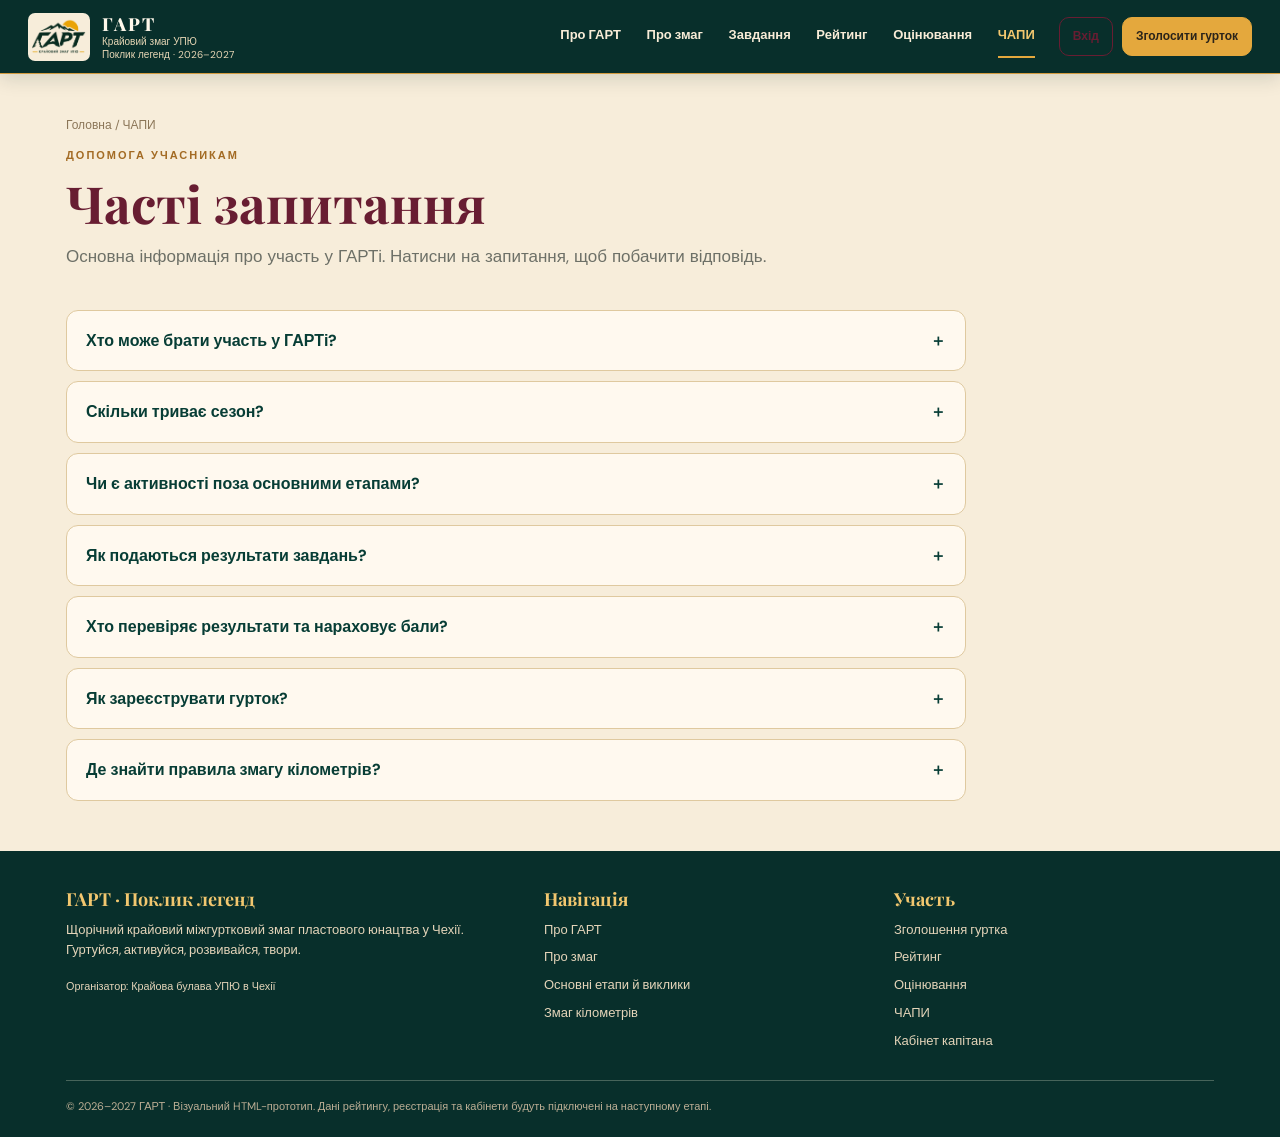
<file: faq.html>
<!doctype html><html lang="uk"><head><meta charset="utf-8"><meta name="viewport" content="width=device-width,initial-scale=1"><meta name="theme-color" content="#073d35"><title>ЧАПИ · ГАРТ</title><link rel="stylesheet" href="styles.css"></head><body data-page="faq"><header class="site-header"><div class="nav-wrap"><a class="brand" href="index.html"><img src="assets/gart-logo.png" alt="Логотип ГАРТ"><span><strong>ГАРТ</strong><small>Крайовий змаг УПЮ<br>Поклик легенд · 2026–2027</small></span></a><button class="menu-toggle" aria-label="Відкрити меню" aria-expanded="false">☰</button><nav class="nav-links"><a data-nav href="about.html">Про ГАРТ</a><a data-nav href="competition.html">Про змаг</a><a data-nav href="tasks.html">Завдання</a><a data-nav href="rating.html">Рейтинг</a><a data-nav href="scoring.html">Оцінювання</a><a data-nav href="faq.html">ЧАПИ</a></nav><div class="nav-actions"><a class="btn small outline login-link" href="captain.html">Вхід</a><a class="btn small gold" href="register.html">Зголосити гурток</a></div></div></header><main><div class="container"><div class="page-title"><div class="breadcrumbs">Головна / ЧАПИ</div><div class="kicker">Допомога учасникам</div><h1>Часті запитання</h1><p>Основна інформація про участь у ГАРТі. Натисни на запитання, щоб побачити відповідь.</p></div><div class="faq-list"><div class="faq-item"><button class="faq-q">Хто може брати участь у ГАРТі? <span>＋</span></button><div class="faq-a">До участі запрошуються пластові гуртки УПЮ осередків Праги, Брна та Острави. Основна одиниця участі — гурток.</div></div><div class="faq-item"><button class="faq-q">Скільки триває сезон? <span>＋</span></button><div class="faq-a">Сезон «Поклик легенд» триває з листопада 2026 року до червня 2027 року та складається з чотирьох двомісячних етапів.</div></div><div class="faq-item"><button class="faq-q">Чи є активності поза основними етапами? <span>＋</span></button><div class="faq-a">Так. Паралельно відбувається змаг кілометрів, а протягом сезону організатори можуть оголошувати додаткові одноразові виклики.</div></div><div class="faq-item"><button class="faq-q">Як подаються результати завдань? <span>＋</span></button><div class="faq-a">Формат залежить від конкретного завдання: це може бути фото, відео, текстовий звіт, посилання або GPS-трек. Точні вимоги будуть зазначені в умовах кожного завдання.</div></div><div class="faq-item"><button class="faq-q">Хто перевіряє результати та нараховує бали? <span>＋</span></button><div class="faq-a">Результати перевіряють організатори змагу. Після перевірки бали вносяться до загального рейтингу.</div></div><div class="faq-item"><button class="faq-q">Як зареєструвати гурток? <span>＋</span></button><div class="faq-a">Перейдіть на сторінку «Зголошення» та заповніть форму. У цьому прототипі форма демонстраційна, фактичне надсилання буде підключено окремо.</div></div><div class="faq-item"><button class="faq-q">Де знайти правила змагу кілометрів? <span>＋</span></button><div class="faq-a">На сторінці «Кілометри». Остаточні правила та вимоги до підтверджень будуть опубліковані організаторами.</div></div></div></div></main><footer class="site-footer"><div class="container"><div class="footer-grid"><div><h3>ГАРТ · Поклик легенд</h3><p>Щорічний крайовий міжгуртковий змаг пластового юнацтва у Чехії. Гуртуйся, активуйся, розвивайся, твори.</p><p><small>Організатор: Крайова булава УПЮ в Чехії</small></p></div><div><h3>Навігація</h3><div class="footer-links"><a href="about.html">Про ГАРТ</a><a href="competition.html">Про змаг</a><a href="tasks.html">Основні етапи й виклики</a><a href="kilometers.html">Змаг кілометрів</a></div></div><div><h3>Участь</h3><div class="footer-links"><a href="register.html">Зголошення гуртка</a><a href="rating.html">Рейтинг</a><a href="scoring.html">Оцінювання</a><a href="faq.html">ЧАПИ</a><a href="captain.html">Кабінет капітана</a></div></div></div><div class="copyright">© 2026–2027 ГАРТ · Візуальний HTML-прототип. Дані рейтингу, реєстрація та кабінети будуть підключені на наступному етапі.</div></div></footer><script src="app.js"></script></body></html>
</file>
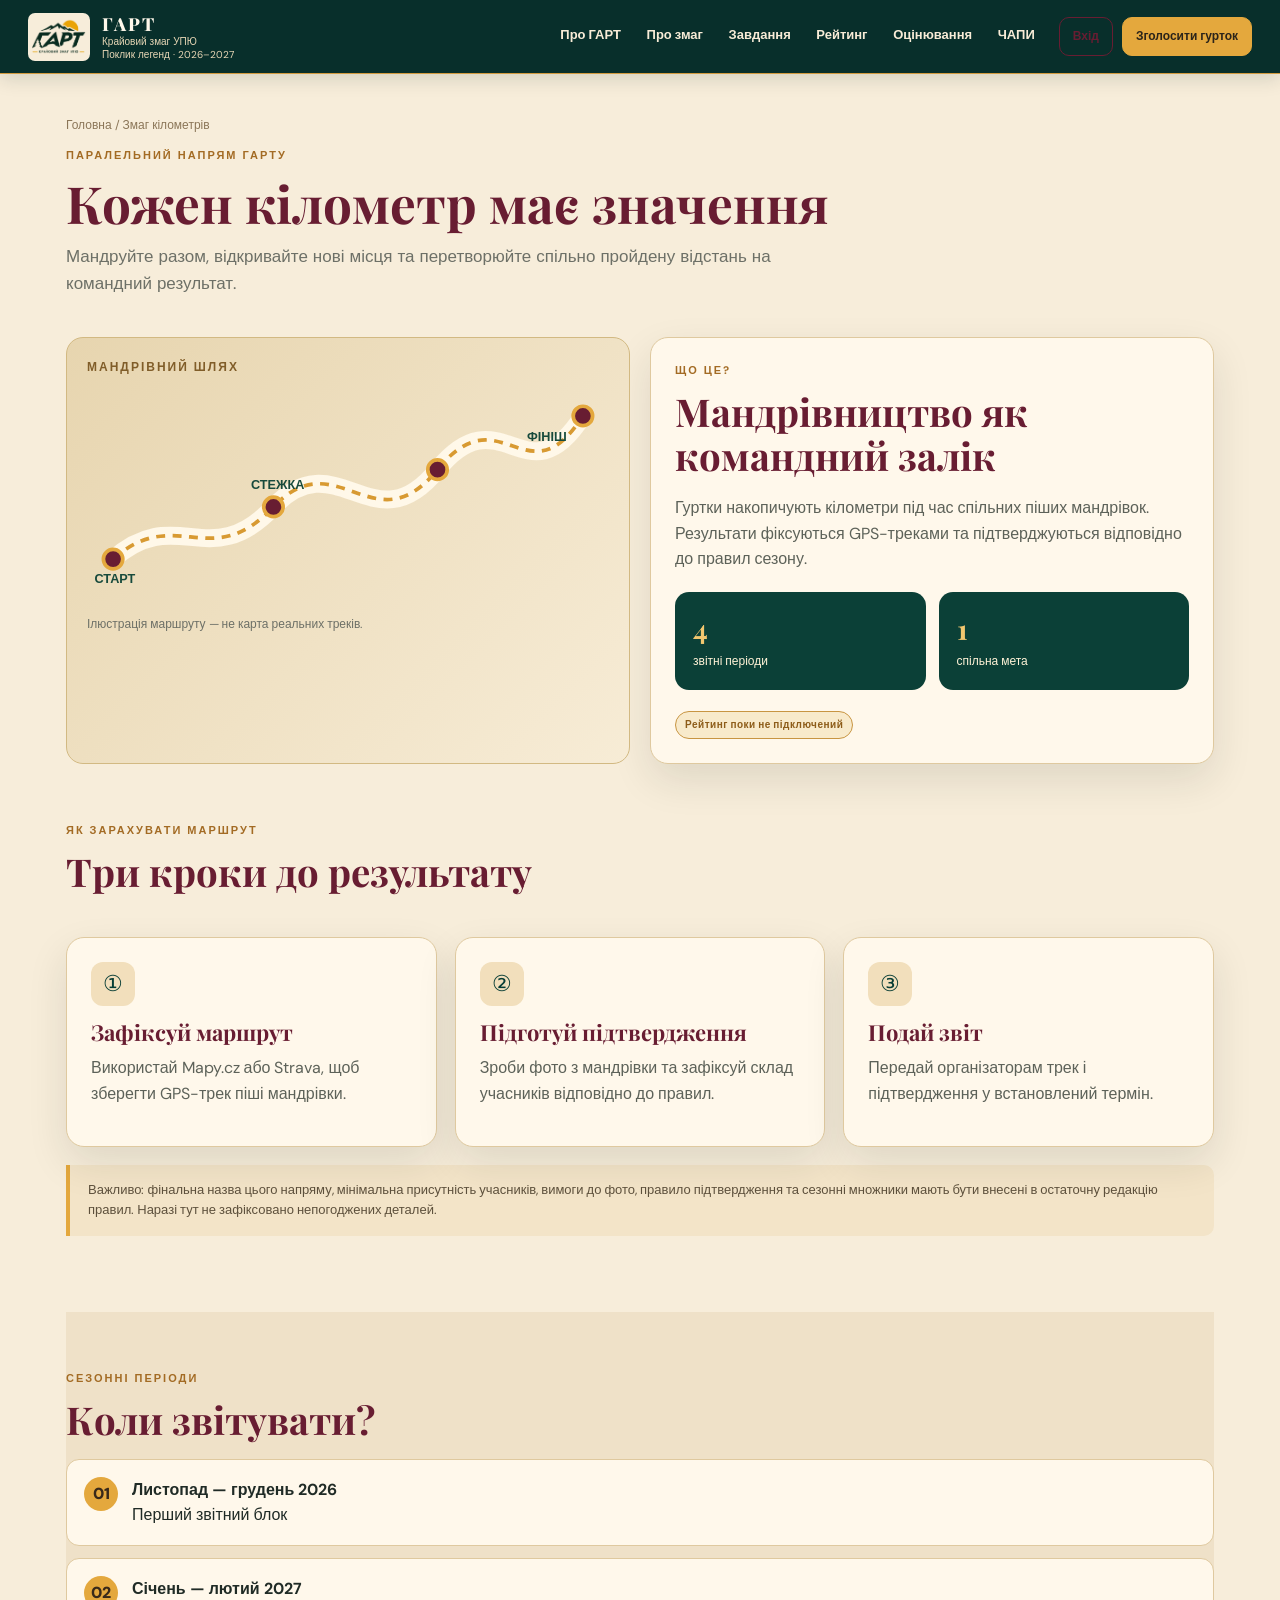
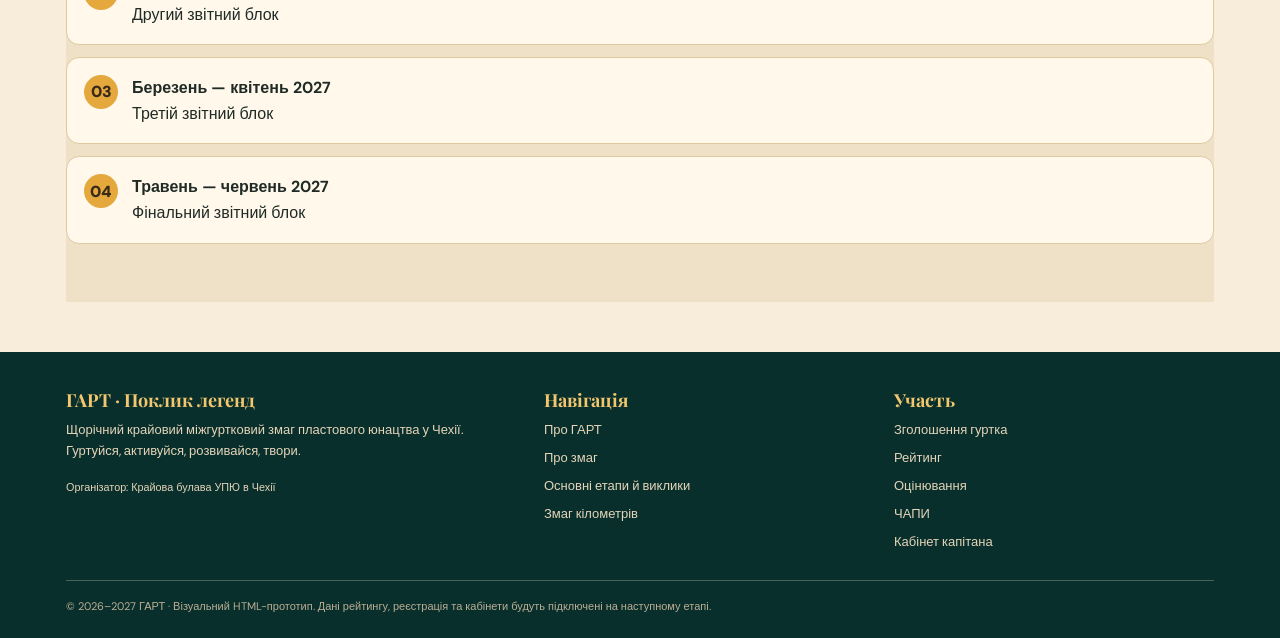
<file: kilometers.html>
<!doctype html><html lang="uk"><head><meta charset="utf-8"><meta name="viewport" content="width=device-width,initial-scale=1"><meta name="theme-color" content="#073d35"><title>Змаг кілометрів · ГАРТ</title><link rel="stylesheet" href="styles.css"></head><body data-page="kilometers"><header class="site-header"><div class="nav-wrap"><a class="brand" href="index.html"><img src="assets/gart-logo.png" alt="Логотип ГАРТ"><span><strong>ГАРТ</strong><small>Крайовий змаг УПЮ<br>Поклик легенд · 2026–2027</small></span></a><button class="menu-toggle" aria-label="Відкрити меню" aria-expanded="false">☰</button><nav class="nav-links"><a data-nav href="about.html">Про ГАРТ</a><a data-nav href="competition.html">Про змаг</a><a data-nav href="tasks.html">Завдання</a><a data-nav href="rating.html">Рейтинг</a><a data-nav href="scoring.html">Оцінювання</a><a data-nav href="faq.html">ЧАПИ</a></nav><div class="nav-actions"><a class="btn small outline login-link" href="captain.html">Вхід</a><a class="btn small gold" href="register.html">Зголосити гурток</a></div></div></header><main><div class="container"><div class="page-title"><div class="breadcrumbs">Головна / Змаг кілометрів</div><div class="kicker">Паралельний напрям ГАРТу</div><h1>Кожен кілометр має значення</h1><p>Мандруйте разом, відкривайте нові місця та перетворюйте спільно пройдену відстань на командний результат.</p></div><div class="grid-2"><div class="map-illustration"><div class="eyebrow" style="color:#805d29">Мандрівний шлях</div><svg viewBox="0 0 700 260" role="img" aria-label="Схематична мандрівна стежка"><path d="M35 220 C120 145 165 240 250 150 S385 205 470 100 S590 145 665 28" fill="none" stroke="#fff8e9" stroke-width="24" stroke-linecap="round"/><path d="M35 220 C120 145 165 240 250 150 S385 205 470 100 S590 145 665 28" fill="none" stroke="#d89a32" stroke-width="5" stroke-dasharray="12 10"/><g fill="#681d32" stroke="#e4a83d" stroke-width="5"><circle cx="35" cy="220" r="13"/><circle cx="250" cy="150" r="13"/><circle cx="470" cy="100" r="13"/><circle cx="665" cy="28" r="13"/></g><g fill="#174a3c" font-size="17" font-weight="bold"><text x="10" y="252">СТАРТ</text><text x="220" y="126">СТЕЖКА</text><text x="590" y="62">ФІНІШ</text></g></svg><p class="muted" style="font-size:12px">Ілюстрація маршруту — не карта реальних треків.</p></div><div class="paper-card"><div class="kicker">Що це?</div><h2>Мандрівництво як командний залік</h2><p>Гуртки накопичують кілометри під час спільних піших мандрівок. Результати фіксуються GPS-треками та підтверджуються відповідно до правил сезону.</p><div class="metric-row" style="grid-template-columns:1fr 1fr"><div class="metric"><strong>4</strong><span>звітні періоди</span></div><div class="metric"><strong>1</strong><span>спільна мета</span></div></div><span class="prototype-label">Рейтинг поки не підключений</span></div></div><section class="section"><div class="section-head"><div><div class="kicker">Як зарахувати маршрут</div><h2>Три кроки до результату</h2></div></div><div class="grid-3"><div class="paper-card"><div class="icon-tile">①</div><h3>Зафіксуй маршрут</h3><p>Використай Mapy.cz або Strava, щоб зберегти GPS-трек піші мандрівки.</p></div><div class="paper-card"><div class="icon-tile">②</div><h3>Підготуй підтвердження</h3><p>Зроби фото з мандрівки та зафіксуй склад учасників відповідно до правил.</p></div><div class="paper-card"><div class="icon-tile">③</div><h3>Подай звіт</h3><p>Передай організаторам трек і підтвердження у встановлений термін.</p></div></div><div class="notice">Важливо: фінальна назва цього напряму, мінімальна присутність учасників, вимоги до фото, правило підтвердження та сезонні множники мають бути внесені в остаточну редакцію правил. Наразі тут не зафіксовано непогоджених деталей.</div></section><section class="section alt"><div class="kicker">Сезонні періоди</div><h2>Коли звітувати?</h2><div class="rule-list"><div class="rule"><span class="rule-num">01</span><div><b>Листопад — грудень 2026</b><br>Перший звітний блок</div></div><div class="rule"><span class="rule-num">02</span><div><b>Січень — лютий 2027</b><br>Другий звітний блок</div></div><div class="rule"><span class="rule-num">03</span><div><b>Березень — квітень 2027</b><br>Третій звітний блок</div></div><div class="rule"><span class="rule-num">04</span><div><b>Травень — червень 2027</b><br>Фінальний звітний блок</div></div></div></section></div></main><footer class="site-footer"><div class="container"><div class="footer-grid"><div><h3>ГАРТ · Поклик легенд</h3><p>Щорічний крайовий міжгуртковий змаг пластового юнацтва у Чехії. Гуртуйся, активуйся, розвивайся, твори.</p><p><small>Організатор: Крайова булава УПЮ в Чехії</small></p></div><div><h3>Навігація</h3><div class="footer-links"><a href="about.html">Про ГАРТ</a><a href="competition.html">Про змаг</a><a href="tasks.html">Основні етапи й виклики</a><a href="kilometers.html">Змаг кілометрів</a></div></div><div><h3>Участь</h3><div class="footer-links"><a href="register.html">Зголошення гуртка</a><a href="rating.html">Рейтинг</a><a href="scoring.html">Оцінювання</a><a href="faq.html">ЧАПИ</a><a href="captain.html">Кабінет капітана</a></div></div></div><div class="copyright">© 2026–2027 ГАРТ · Візуальний HTML-прототип. Дані рейтингу, реєстрація та кабінети будуть підключені на наступному етапі.</div></div></footer><script src="app.js"></script></body></html>
</file>
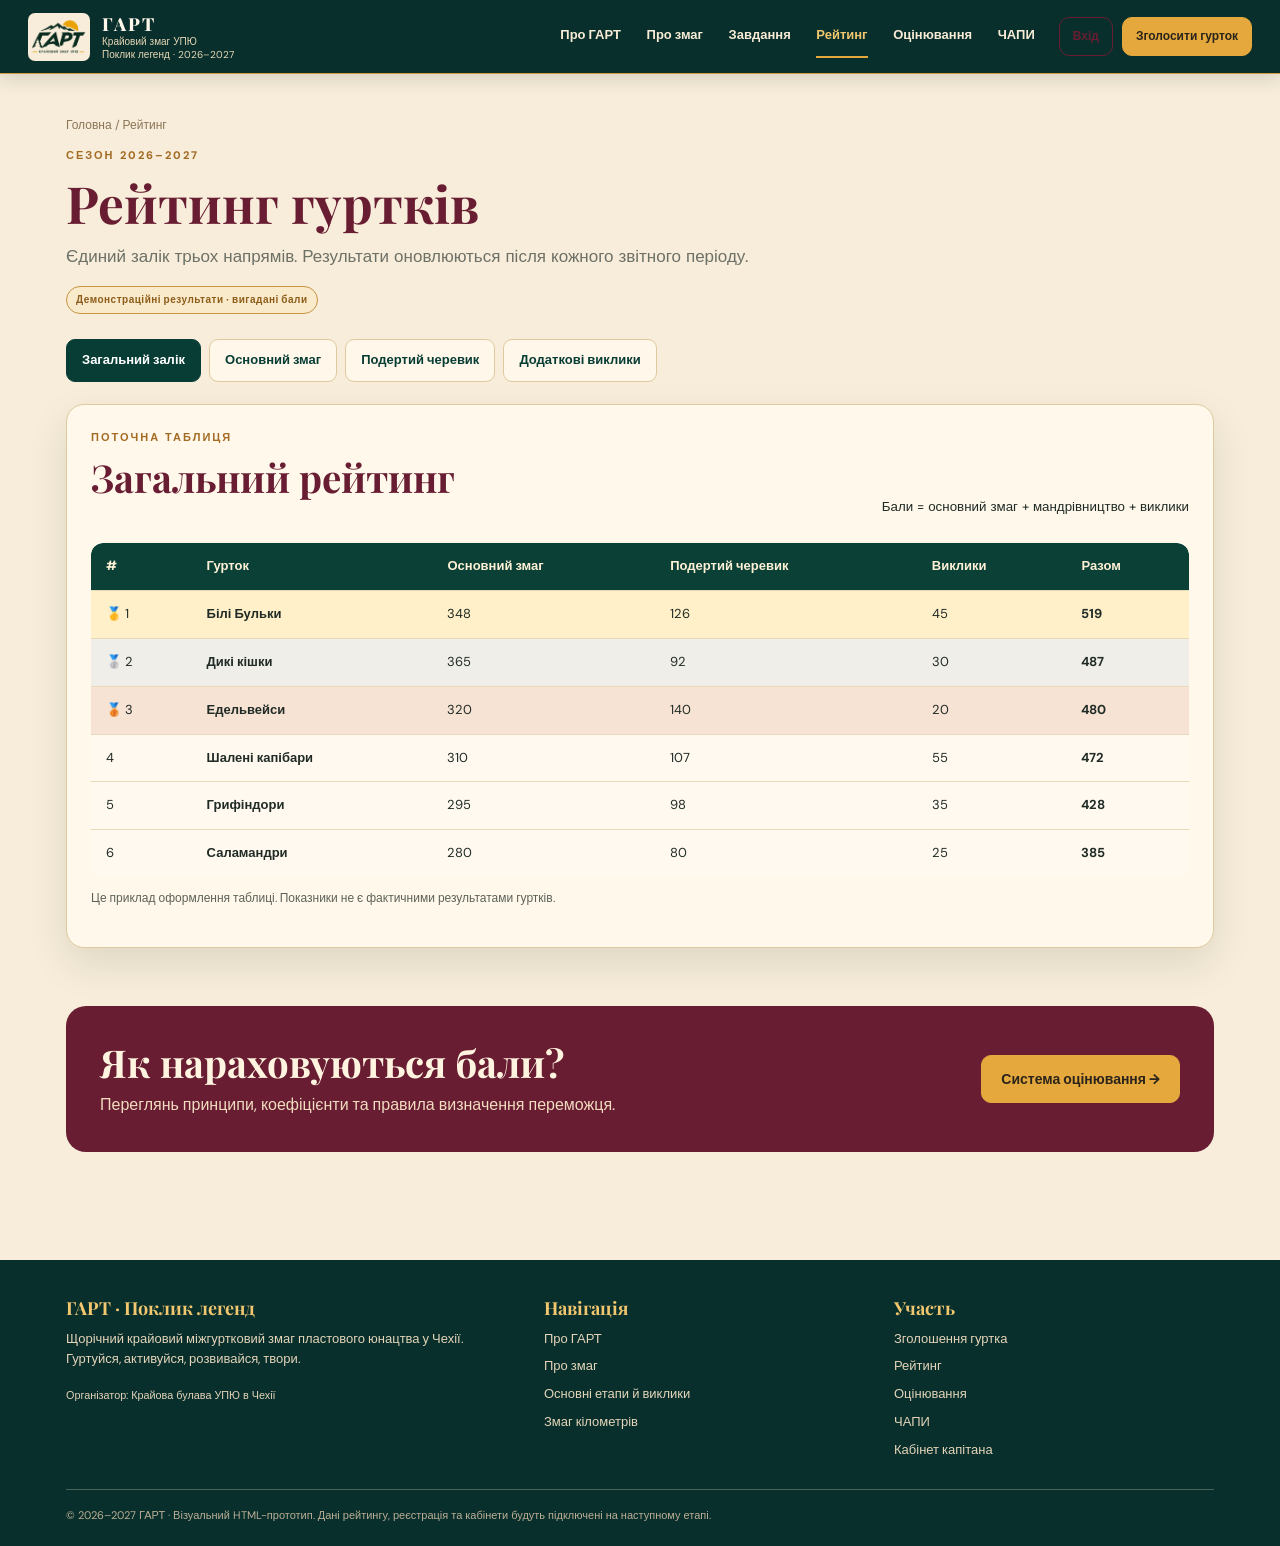
<file: rating.html>
<!doctype html><html lang="uk"><head><meta charset="utf-8"><meta name="viewport" content="width=device-width,initial-scale=1"><meta name="theme-color" content="#073d35"><title>Рейтинг · ГАРТ</title><link rel="stylesheet" href="styles.css"></head><body data-page="rating"><header class="site-header"><div class="nav-wrap"><a class="brand" href="index.html"><img src="assets/gart-logo.png" alt="Логотип ГАРТ"><span><strong>ГАРТ</strong><small>Крайовий змаг УПЮ<br>Поклик легенд · 2026–2027</small></span></a><button class="menu-toggle" aria-label="Відкрити меню" aria-expanded="false">☰</button><nav class="nav-links"><a data-nav href="about.html">Про ГАРТ</a><a data-nav href="competition.html">Про змаг</a><a data-nav href="tasks.html">Завдання</a><a data-nav href="rating.html">Рейтинг</a><a data-nav href="scoring.html">Оцінювання</a><a data-nav href="faq.html">ЧАПИ</a></nav><div class="nav-actions"><a class="btn small outline login-link" href="captain.html">Вхід</a><a class="btn small gold" href="register.html">Зголосити гурток</a></div></div></header><main><div class="container"><div class="page-title"><div class="breadcrumbs">Головна / Рейтинг</div><div class="kicker">Сезон 2026–2027</div><h1>Рейтинг гуртків</h1><p>Єдиний залік трьох напрямів. Результати оновлюються після кожного звітного періоду.</p><span class="prototype-label">Демонстраційні результати · вигадані бали</span></div>
<div class="tabs"><button class="tab active" data-rating-tab="overall">Загальний залік</button><button class="tab" data-rating-tab="stages">Основний змаг</button><button class="tab" data-rating-tab="kilometers">Подертий черевик</button><button class="tab" data-rating-tab="challenges">Додаткові виклики</button></div>
<div data-rating-view="overall"><div class="paper-card"><div class="section-head"><div><div class="kicker">Поточна таблиця</div><h2>Загальний рейтинг</h2></div><small>Бали = основний змаг + мандрівництво + виклики</small></div><div class="table-scroll"><table class="leaderboard"><thead><tr><th>#</th><th>Гурток</th><th>Основний змаг</th><th>Подертий черевик</th><th>Виклики</th><th>Разом</th></tr></thead><tbody>
<tr class="rank-gold"><td>🥇 1</td><td><b>Білі Бульки</b></td><td>348</td><td>126</td><td>45</td><td><b>519</b></td></tr><tr class="rank-silver"><td>🥈 2</td><td><b>Дикі кішки</b></td><td>365</td><td>92</td><td>30</td><td><b>487</b></td></tr><tr class="rank-bronze"><td>🥉 3</td><td><b>Едельвейси</b></td><td>320</td><td>140</td><td>20</td><td><b>480</b></td></tr><tr><td>4</td><td><b>Шалені капібари</b></td><td>310</td><td>107</td><td>55</td><td><b>472</b></td></tr><tr><td>5</td><td><b>Грифіндори</b></td><td>295</td><td>98</td><td>35</td><td><b>428</b></td></tr><tr><td>6</td><td><b>Саламандри</b></td><td>280</td><td>80</td><td>25</td><td><b>385</b></td></tr></tbody></table></div><p class="form-note">Це приклад оформлення таблиці. Показники не є фактичними результатами гуртків.</p></div></div>
<div data-rating-view="stages" hidden><div class="paper-card"><h2>Бали основного змагу</h2><p>Максимум — 400 балів: по 100 за кожен із чотирьох етапів.</p><div class="table-scroll"><table class="leaderboard"><thead><tr><th>Гурток</th><th>I етап</th><th>II етап</th><th>III етап</th><th>IV етап</th><th>Разом</th></tr></thead><tbody><tr><td>Білі Бульки</td><td>90</td><td>88</td><td>85</td><td>85</td><td>348</td></tr><tr><td>Дикі кішки</td><td>95</td><td>90</td><td>90</td><td>90</td><td>365</td></tr><tr><td>Едельвейси</td><td>80</td><td>80</td><td>80</td><td>80</td><td>320</td></tr></tbody></table></div></div></div>
<div data-rating-view="kilometers" hidden><div class="paper-card"><h2>Подертий черевик</h2><p>Бали за зараховані кілометри з урахуванням сезонного коефіцієнта.</p><div class="table-scroll"><table class="leaderboard"><thead><tr><th>Гурток</th><th>Бали</th></tr></thead><tbody><tr><td>Едельвейси</td><td>140</td></tr><tr><td>Білі Бульки</td><td>126</td></tr><tr><td>Шалені капібари</td><td>107</td></tr><tr><td>Грифіндори</td><td>98</td></tr><tr><td>Дикі кішки</td><td>92</td></tr><tr><td>Саламандри</td><td>80</td></tr></tbody></table></div></div></div>
<div data-rating-view="challenges" hidden><div class="paper-card"><h2>Додаткові виклики</h2><p>Бонусні бали без верхньої межі. У прикладі враховано підтверджені виклики.</p><div class="table-scroll"><table class="leaderboard"><thead><tr><th>Гурток</th><th>Бали</th></tr></thead><tbody><tr><td>Шалені капібари</td><td>55</td></tr><tr><td>Білі Бульки</td><td>45</td></tr><tr><td>Грифіндори</td><td>35</td></tr><tr><td>Дикі кішки</td><td>30</td></tr><tr><td>Саламандри</td><td>25</td></tr><tr><td>Едельвейси</td><td>20</td></tr></tbody></table></div></div></div>
<section class="section"><div class="banner-cta"><div><h2>Як нараховуються бали?</h2><p>Переглянь принципи, коефіцієнти та правила визначення переможця.</p></div><a class="btn gold" href="scoring.html">Система оцінювання →</a></div></section></div></main><footer class="site-footer"><div class="container"><div class="footer-grid"><div><h3>ГАРТ · Поклик легенд</h3><p>Щорічний крайовий міжгуртковий змаг пластового юнацтва у Чехії. Гуртуйся, активуйся, розвивайся, твори.</p><p><small>Організатор: Крайова булава УПЮ в Чехії</small></p></div><div><h3>Навігація</h3><div class="footer-links"><a href="about.html">Про ГАРТ</a><a href="competition.html">Про змаг</a><a href="tasks.html">Основні етапи й виклики</a><a href="kilometers.html">Змаг кілометрів</a></div></div><div><h3>Участь</h3><div class="footer-links"><a href="register.html">Зголошення гуртка</a><a href="rating.html">Рейтинг</a><a href="scoring.html">Оцінювання</a><a href="faq.html">ЧАПИ</a><a href="captain.html">Кабінет капітана</a></div></div></div><div class="copyright">© 2026–2027 ГАРТ · Візуальний HTML-прототип. Дані рейтингу, реєстрація та кабінети будуть підключені на наступному етапі.</div></div></footer><script src="app.js"></script></body></html>
</file>
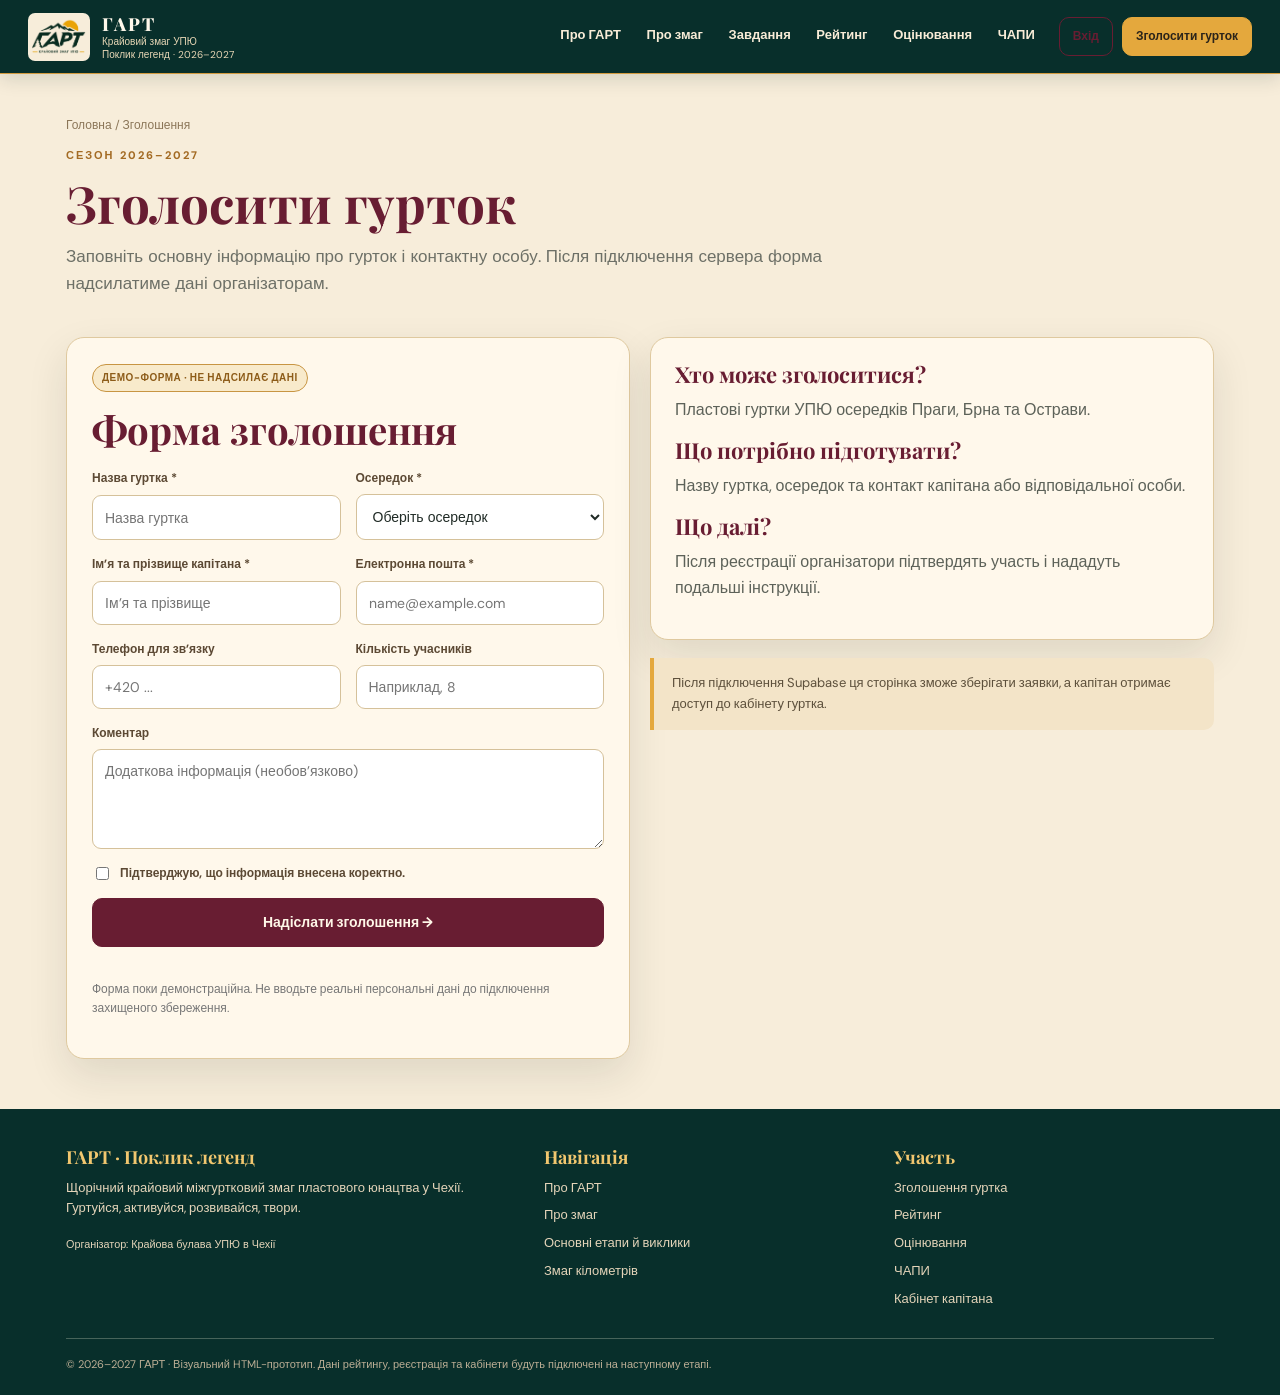
<file: register.html>
<!doctype html><html lang="uk"><head><meta charset="utf-8"><meta name="viewport" content="width=device-width,initial-scale=1"><meta name="theme-color" content="#073d35"><title>Зголошення · ГАРТ</title><link rel="stylesheet" href="styles.css"></head><body data-page="register"><header class="site-header"><div class="nav-wrap"><a class="brand" href="index.html"><img src="assets/gart-logo.png" alt="Логотип ГАРТ"><span><strong>ГАРТ</strong><small>Крайовий змаг УПЮ<br>Поклик легенд · 2026–2027</small></span></a><button class="menu-toggle" aria-label="Відкрити меню" aria-expanded="false">☰</button><nav class="nav-links"><a data-nav href="about.html">Про ГАРТ</a><a data-nav href="competition.html">Про змаг</a><a data-nav href="tasks.html">Завдання</a><a data-nav href="rating.html">Рейтинг</a><a data-nav href="scoring.html">Оцінювання</a><a data-nav href="faq.html">ЧАПИ</a></nav><div class="nav-actions"><a class="btn small outline login-link" href="captain.html">Вхід</a><a class="btn small gold" href="register.html">Зголосити гурток</a></div></div></header><main><div class="container"><div class="page-title"><div class="breadcrumbs">Головна / Зголошення</div><div class="kicker">Сезон 2026–2027</div><h1>Зголосити гурток</h1><p>Заповніть основну інформацію про гурток і контактну особу. Після підключення сервера форма надсилатиме дані організаторам.</p></div><div class="grid-2"><div class="form-shell"><span class="prototype-label">ДЕМО-ФОРМА · НЕ НАДСИЛАЄ ДАНІ</span><h2 style="margin-top:15px">Форма зголошення</h2><form data-prototype-form><div class="form-grid"><div class="field"><label>Назва гуртка *</label><input required placeholder="Назва гуртка"></div><div class="field"><label>Осередок *</label><select required><option value="">Оберіть осередок</option><option>Прага</option><option>Брно</option><option>Острава</option></select></div><div class="field"><label>Ім’я та прізвище капітана *</label><input required placeholder="Ім’я та прізвище"></div><div class="field"><label>Електронна пошта *</label><input type="email" required placeholder="name@example.com"></div><div class="field"><label>Телефон для зв’язку</label><input placeholder="+420 ..."></div><div class="field"><label>Кількість учасників</label><input type="number" min="1" max="30" placeholder="Наприклад, 8"></div><div class="field full"><label>Коментар</label><textarea placeholder="Додаткова інформація (необов’язково)"></textarea></div><div class="field full"><label style="display:flex;gap:8px;align-items:flex-start"><input type="checkbox" required style="width:auto;margin-top:3px"> Підтверджую, що інформація внесена коректно.</label></div><div class="field full"><button class="btn" type="submit">Надіслати зголошення →</button><p class="form-result muted" aria-live="polite"></p></div></div></form><p class="form-note">Форма поки демонстраційна. Не вводьте реальні персональні дані до підключення захищеного збереження.</p></div><aside><div class="paper-card"><h3>Хто може зголоситися?</h3><p>Пластові гуртки УПЮ осередків Праги, Брна та Острави.</p><h3>Що потрібно підготувати?</h3><p>Назву гуртка, осередок та контакт капітана або відповідальної особи.</p><h3>Що далі?</h3><p>Після реєстрації організатори підтвердять участь і нададуть подальші інструкції.</p></div><div class="notice">Після підключення Supabase ця сторінка зможе зберігати заявки, а капітан отримає доступ до кабінету гуртка.</div></aside></div></div></main><footer class="site-footer"><div class="container"><div class="footer-grid"><div><h3>ГАРТ · Поклик легенд</h3><p>Щорічний крайовий міжгуртковий змаг пластового юнацтва у Чехії. Гуртуйся, активуйся, розвивайся, твори.</p><p><small>Організатор: Крайова булава УПЮ в Чехії</small></p></div><div><h3>Навігація</h3><div class="footer-links"><a href="about.html">Про ГАРТ</a><a href="competition.html">Про змаг</a><a href="tasks.html">Основні етапи й виклики</a><a href="kilometers.html">Змаг кілометрів</a></div></div><div><h3>Участь</h3><div class="footer-links"><a href="register.html">Зголошення гуртка</a><a href="rating.html">Рейтинг</a><a href="scoring.html">Оцінювання</a><a href="faq.html">ЧАПИ</a><a href="captain.html">Кабінет капітана</a></div></div></div><div class="copyright">© 2026–2027 ГАРТ · Візуальний HTML-прототип. Дані рейтингу, реєстрація та кабінети будуть підключені на наступному етапі.</div></div></footer><script src="app.js"></script></body></html>
</file>
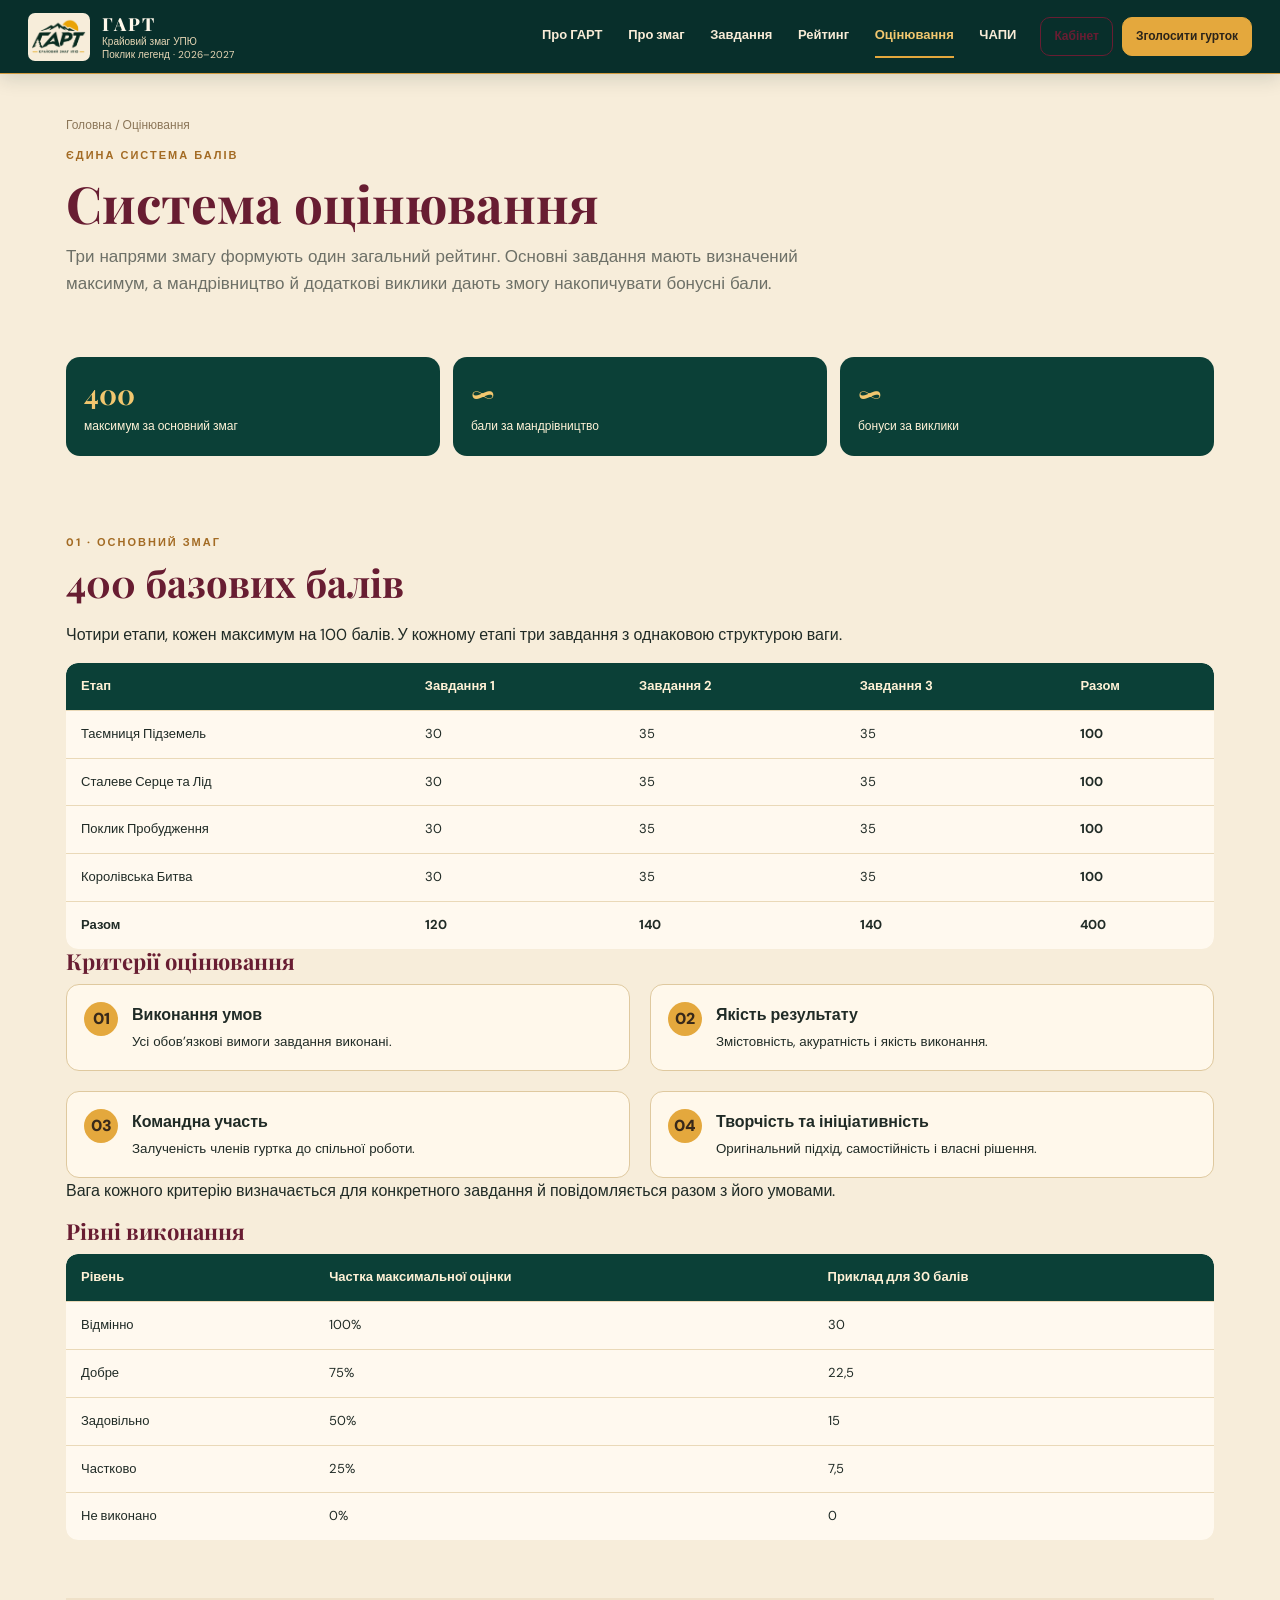
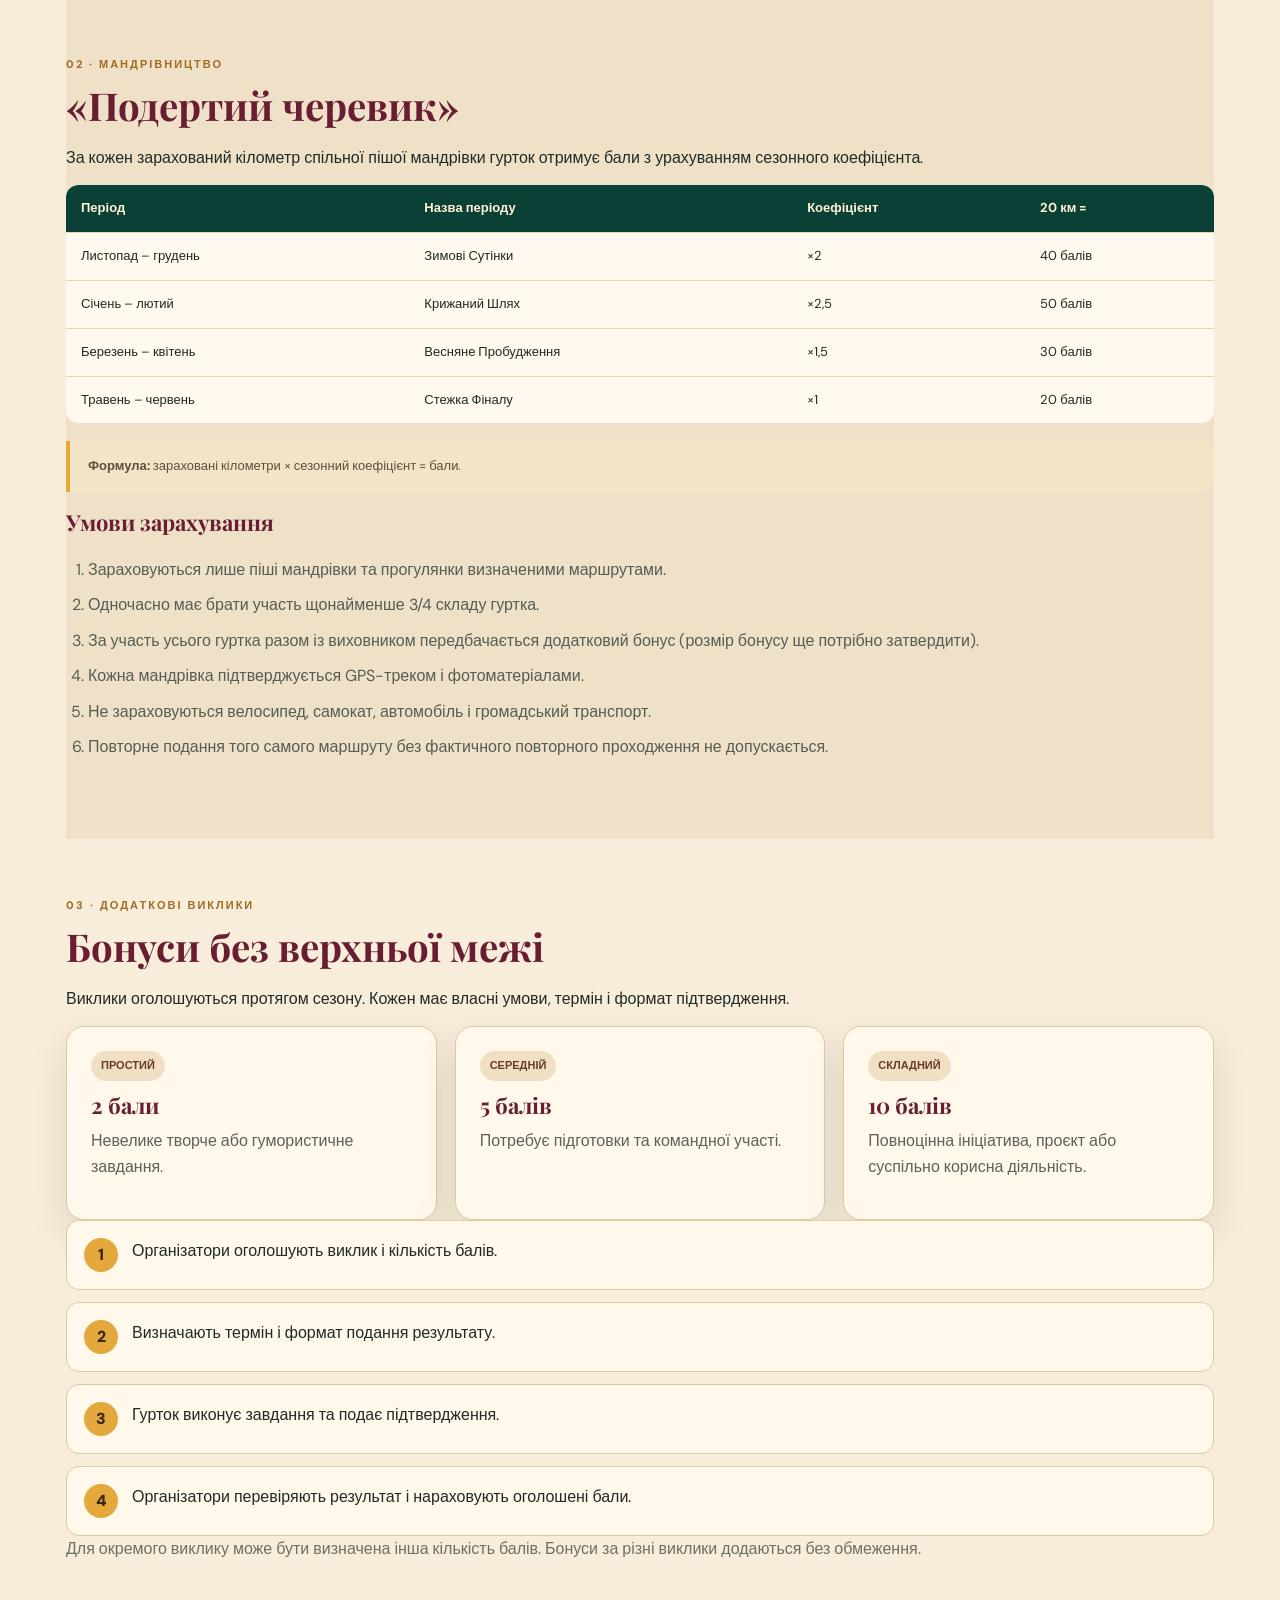
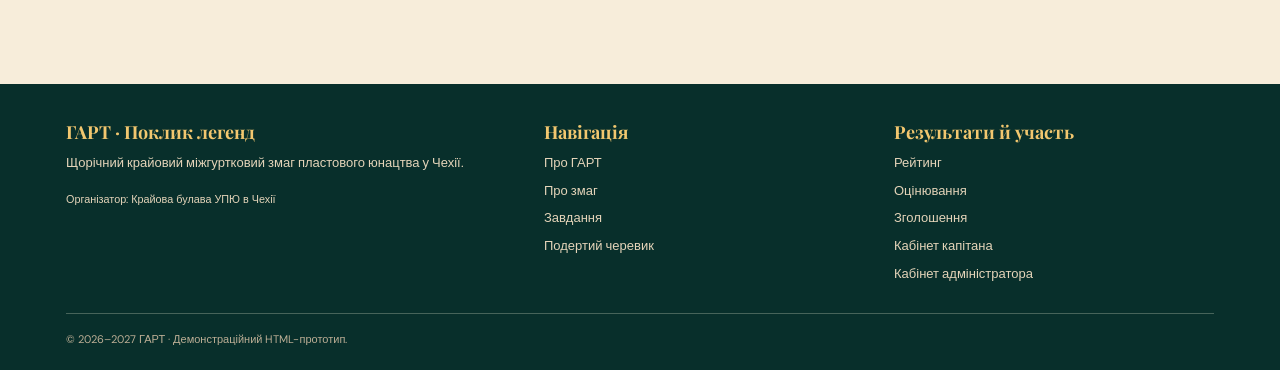
<file: scoring.html>
<!doctype html><html lang="uk"><head><meta charset="utf-8"><meta name="viewport" content="width=device-width,initial-scale=1"><meta name="theme-color" content="#073d35"><title>Оцінювання · ГАРТ</title><link rel="stylesheet" href="styles.css"></head><body data-page="scoring"><header class="site-header"><div class="nav-wrap"><a class="brand" href="index.html"><img src="assets/gart-logo.png" alt="Логотип ГАРТ"><span><strong>ГАРТ</strong><small>Крайовий змаг УПЮ<br>Поклик легенд · 2026–2027</small></span></a><button class="menu-toggle" aria-label="Відкрити меню" aria-expanded="false">☰</button><nav class="nav-links"><a data-nav href="about.html">Про ГАРТ</a><a data-nav href="competition.html">Про змаг</a><a data-nav href="tasks.html">Завдання</a><a data-nav href="rating.html">Рейтинг</a><a data-nav href="scoring.html">Оцінювання</a><a data-nav href="faq.html">ЧАПИ</a></nav><div class="nav-actions"><a class="btn small outline login-link" href="captain.html">Кабінет</a><a class="btn small gold" href="register.html">Зголосити гурток</a></div></div></header><main><div class="container"><div class="page-title"><div class="breadcrumbs">Головна / Оцінювання</div><div class="kicker">Єдина система балів</div><h1>Система оцінювання</h1><p>Три напрями змагу формують один загальний рейтинг. Основні завдання мають визначений максимум, а мандрівництво й додаткові виклики дають змогу накопичувати бонусні бали.</p></div>
<div class="metric-row"><div class="metric"><strong>400</strong><span>максимум за основний змаг</span></div><div class="metric"><strong>∞</strong><span>бали за мандрівництво</span></div><div class="metric"><strong>∞</strong><span>бонуси за виклики</span></div></div>
<section class="section"><div class="kicker">01 · Основний змаг</div><h2>400 базових балів</h2><p>Чотири етапи, кожен максимум на 100 балів. У кожному етапі три завдання з однаковою структурою ваги.</p><div class="table-scroll"><table class="leaderboard"><thead><tr><th>Етап</th><th>Завдання 1</th><th>Завдання 2</th><th>Завдання 3</th><th>Разом</th></tr></thead><tbody><tr><td>Таємниця Підземель</td><td>30</td><td>35</td><td>35</td><td><b>100</b></td></tr><tr><td>Сталеве Серце та Лід</td><td>30</td><td>35</td><td>35</td><td><b>100</b></td></tr><tr><td>Поклик Пробудження</td><td>30</td><td>35</td><td>35</td><td><b>100</b></td></tr><tr><td>Королівська Битва</td><td>30</td><td>35</td><td>35</td><td><b>100</b></td></tr><tr><td><b>Разом</b></td><td><b>120</b></td><td><b>140</b></td><td><b>140</b></td><td><b>400</b></td></tr></tbody></table></div>
<h3>Критерії оцінювання</h3><div class="grid-2"><div class="rule"><span class="rule-num">01</span><div><b>Виконання умов</b><br><small>Усі обов’язкові вимоги завдання виконані.</small></div></div><div class="rule"><span class="rule-num">02</span><div><b>Якість результату</b><br><small>Змістовність, акуратність і якість виконання.</small></div></div><div class="rule"><span class="rule-num">03</span><div><b>Командна участь</b><br><small>Залученість членів гуртка до спільної роботи.</small></div></div><div class="rule"><span class="rule-num">04</span><div><b>Творчість та ініціативність</b><br><small>Оригінальний підхід, самостійність і власні рішення.</small></div></div></div><p>Вага кожного критерію визначається для конкретного завдання й повідомляється разом з його умовами.</p>
<h3>Рівні виконання</h3><div class="table-scroll"><table class="leaderboard"><thead><tr><th>Рівень</th><th>Частка максимальної оцінки</th><th>Приклад для 30 балів</th></tr></thead><tbody><tr><td>Відмінно</td><td>100%</td><td>30</td></tr><tr><td>Добре</td><td>75%</td><td>22,5</td></tr><tr><td>Задовільно</td><td>50%</td><td>15</td></tr><tr><td>Частково</td><td>25%</td><td>7,5</td></tr><tr><td>Не виконано</td><td>0%</td><td>0</td></tr></tbody></table></div></section>
<section class="section alt"><div class="kicker">02 · Мандрівництво</div><h2>«Подертий черевик»</h2><p>За кожен зарахований кілометр спільної пішої мандрівки гурток отримує бали з урахуванням сезонного коефіцієнта.</p><div class="table-scroll"><table class="leaderboard"><thead><tr><th>Період</th><th>Назва періоду</th><th>Коефіцієнт</th><th>20 км =</th></tr></thead><tbody><tr><td>Листопад – грудень</td><td>Зимові Сутінки</td><td>×2</td><td>40 балів</td></tr><tr><td>Січень – лютий</td><td>Крижаний Шлях</td><td>×2,5</td><td>50 балів</td></tr><tr><td>Березень – квітень</td><td>Весняне Пробудження</td><td>×1,5</td><td>30 балів</td></tr><tr><td>Травень – червень</td><td>Стежка Фіналу</td><td>×1</td><td>20 балів</td></tr></tbody></table></div><div class="notice"><b>Формула:</b> зараховані кілометри × сезонний коефіцієнт = бали.</div><h3>Умови зарахування</h3><ol class="plain-list"><li>Зараховуються лише піші мандрівки та прогулянки визначеними маршрутами.</li><li>Одночасно має брати участь щонайменше 3/4 складу гуртка.</li><li>За участь усього гуртка разом із виховником передбачається додатковий бонус (розмір бонусу ще потрібно затвердити).</li><li>Кожна мандрівка підтверджується GPS-треком і фотоматеріалами.</li><li>Не зараховуються велосипед, самокат, автомобіль і громадський транспорт.</li><li>Повторне подання того самого маршруту без фактичного повторного проходження не допускається.</li></ol></section>
<section class="section"><div class="kicker">03 · Додаткові виклики</div><h2>Бонуси без верхньої межі</h2><p>Виклики оголошуються протягом сезону. Кожен має власні умови, термін і формат підтвердження.</p><div class="grid-3"><article class="paper-card"><span class="tag">ПРОСТИЙ</span><h3 style="margin-top:12px">2 бали</h3><p>Невелике творче або гумористичне завдання.</p></article><article class="paper-card"><span class="tag">СЕРЕДНІЙ</span><h3 style="margin-top:12px">5 балів</h3><p>Потребує підготовки та командної участі.</p></article><article class="paper-card"><span class="tag">СКЛАДНИЙ</span><h3 style="margin-top:12px">10 балів</h3><p>Повноцінна ініціатива, проєкт або суспільно корисна діяльність.</p></article></div><div class="rule-list"><div class="rule"><span class="rule-num">1</span><div>Організатори оголошують виклик і кількість балів.</div></div><div class="rule"><span class="rule-num">2</span><div>Визначають термін і формат подання результату.</div></div><div class="rule"><span class="rule-num">3</span><div>Гурток виконує завдання та подає підтвердження.</div></div><div class="rule"><span class="rule-num">4</span><div>Організатори перевіряють результат і нараховують оголошені бали.</div></div></div><p class="muted">Для окремого виклику може бути визначена інша кількість балів. Бонуси за різні виклики додаються без обмеження.</p></section>
</div></main><footer class="site-footer"><div class="container"><div class="footer-grid"><div><h3>ГАРТ · Поклик легенд</h3><p>Щорічний крайовий міжгуртковий змаг пластового юнацтва у Чехії.</p><p><small>Організатор: Крайова булава УПЮ в Чехії</small></p></div><div><h3>Навігація</h3><div class="footer-links"><a href="about.html">Про ГАРТ</a><a href="competition.html">Про змаг</a><a href="tasks.html">Завдання</a><a href="kilometers.html">Подертий черевик</a></div></div><div><h3>Результати й участь</h3><div class="footer-links"><a href="rating.html">Рейтинг</a><a href="scoring.html">Оцінювання</a><a href="register.html">Зголошення</a><a href="captain.html">Кабінет капітана</a><a href="admin.html">Кабінет адміністратора</a></div></div></div><div class="copyright">© 2026–2027 ГАРТ · Демонстраційний HTML-прототип.</div></div></footer><script src="app.js"></script></body></html>
</file>
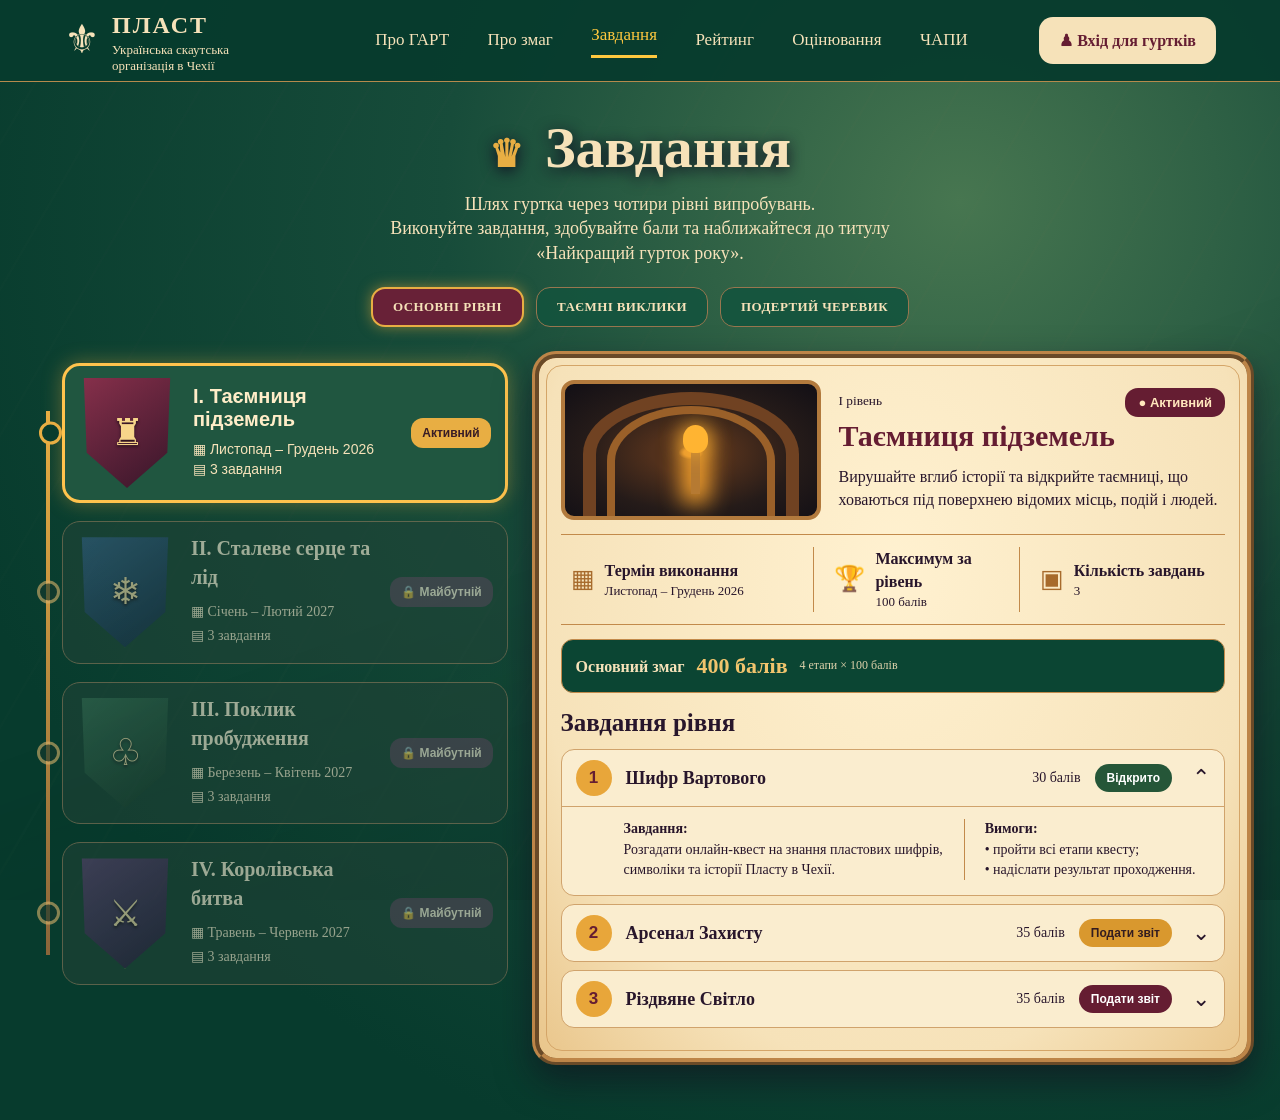
<file: tasks.html>
<!doctype html>
<html lang="uk"><head><meta charset="utf-8"><meta name="viewport" content="width=device-width,initial-scale=1"><title>ГАРТ — Завдання</title>
<style>
:root{--night:#073b2d;--night2:#14543e;--gold:#e8ae43;--cream:#f6e2b9;--paper:#f8e9c9;--burg:#651d32;--ink:#28162b;--green:#255638}
*{box-sizing:border-box}body{margin:0;color:var(--cream);font:16px/1.45 Georgia,serif;background:radial-gradient(ellipse at 75% 18%,#477650 0,#174c3a 38%,#073b2d 78%);min-height:100vh}
body:before{content:"";position:fixed;inset:0;pointer-events:none;opacity:.22;background:linear-gradient(160deg,transparent 55%,#031d17 100%),repeating-linear-gradient(120deg,transparent 0 70px,#d8b77e12 71px 73px)}
header{height:82px;background:#073b2dEF;border-bottom:1px solid #b58a4c;display:flex;align-items:center;justify-content:space-between;padding:0 clamp(18px,5vw,80px);gap:20px;position:relative;z-index:2}
.brand{display:flex;align-items:center;gap:12px;min-width:240px}.fleur{font-size:40px}.brand strong{font-size:24px;display:block;letter-spacing:2px}.brand small{font-size:13px;display:block;line-height:1.2}
nav{display:flex;align-items:center;gap:clamp(14px,3vw,48px);flex-wrap:wrap}nav a{color:var(--cream);text-decoration:none;font-size:17px}nav a.current{color:#ffc83f;border-bottom:3px solid #ffc83f;padding-bottom:8px}
.login{background:var(--cream);color:var(--burg);padding:12px 20px;border-radius:14px;font-weight:bold;white-space:nowrap}
main{max-width:1480px;margin:auto;padding:24px 26px 55px;position:relative;z-index:1}
.hero{text-align:center;margin:0 auto 18px}.hero h1{font-size:clamp(36px,5vw,58px);margin:0 0 2px;color:var(--cream);text-shadow:0 3px 15px #100b20}.hero h1:before{content:"♛";font-size:.65em;color:var(--gold);margin-right:22px}.hero p{margin:0;font-size:18px;line-height:1.35}
.switcher{display:flex;justify-content:center;gap:12px;margin:22px auto 24px;flex-wrap:wrap}.switcher button{background:#14543ee8;border:1px solid #98764f;color:var(--cream);padding:10px 20px;border-radius:14px;cursor:pointer;font: bold 13px Georgia;letter-spacing:.4px}.switcher button.active{background:#682137;border:2px solid var(--gold);box-shadow:0 0 14px #e9a83b88}
.level-layout{display:grid;grid-template-columns:minmax(370px,.9fr) minmax(620px,1.35fr);gap:24px;align-items:start}
.timeline{position:relative;padding:12px 0 12px 36px}.timeline:before{content:"";position:absolute;left:20px;top:60px;bottom:60px;width:4px;background:linear-gradient(var(--gold),#8a653a)}
.level-card{position:relative;display:flex;align-items:center;gap:18px;background:#164936e8;border:1px solid #9b774c;border-radius:18px;padding:12px 14px;margin:0 0 18px;min-height:128px;cursor:pointer;color:var(--cream);text-align:left;width:100%;transition:.2s}
.level-card:before{content:"";position:absolute;left:-26px;top:50%;width:17px;height:17px;border-radius:50%;background:var(--night);border:3px solid var(--gold);transform:translateY(-50%)}
.level-card.selected{border:3px solid #ffc34d;box-shadow:0 0 20px #dca43b66;background:#205640}
.level-card.locked{opacity:.62;filter:saturate(.65);cursor:not-allowed}
.shield{width:96px;height:110px;flex:0 0 96px;display:grid;place-items:center;clip-path:polygon(5% 0,95% 0,92% 68%,50% 100%,8% 68%);border:0;background:linear-gradient(145deg,#87304b,#361529);outline:3px solid var(--gold);color:#f7d58a;font-size:37px;text-shadow:0 2px 3px #26101c}
.shield.blue{background:linear-gradient(145deg,#28639a,#132c50)}.shield.green{background:linear-gradient(145deg,#26734e,#123d2b)}.shield.violet{background:linear-gradient(145deg,#684083,#301b45)}
.level-copy{flex:1;min-width:0}.level-copy h3{font-size:20px;margin:0 0 10px;color:#ffedc8}.level-copy p{font-size:14px;margin:4px 0}.pill{font: bold 12px Arial;padding:8px 11px;border-radius:12px;background:var(--gold);color:#381c26;white-space:nowrap}.pill.lock{background:#59445d;color:#f5e6c5}
.parchment{color:var(--ink);background:radial-gradient(ellipse at 50% 30%,#fff1d0 0,#f6e2b9 72%,#e9c58a 100%);border:7px ridge #bd8548;border-radius:24px;padding:22px;box-shadow:0 16px 35px #12091c88;position:relative;overflow:hidden}
.parchment:after{content:"";position:absolute;inset:7px;border:1px solid #d4a568;border-radius:16px;pointer-events:none}
.level-top{display:grid;grid-template-columns:260px 1fr;gap:18px;align-items:center}.cave{height:140px;border-radius:13px;background:radial-gradient(ellipse at 50% 52%,#d48b30 0 4%,#51301c 7% 22%,#251b19 60%,#120f15 100%);border:4px solid #b27a3d;position:relative;overflow:hidden}
.cave:before,.cave:after{content:"";position:absolute;border:13px solid #704222;border-bottom:0;border-radius:100% 100% 0 0;inset:8px 18px 0}.cave:after{inset:22px 42px 0;border-width:8px;border-color:#9a6029}
.torch{position:absolute;left:50%;top:48%;width:9px;height:47px;background:#b67a32;box-shadow:0 0 22px 9px #f9a42e}.torch:before{content:"";position:absolute;top:-22px;left:-8px;width:25px;height:28px;background:#ffb432;border-radius:60% 60% 50% 50%;box-shadow:0 0 22px #ffb432}
.level-top h2{font-size:30px;color:var(--burg);margin:2px 0 8px}.level-top p{margin:0}
.status{display:inline-block;background:var(--burg);color:#ffe7bd;border-radius:13px;padding:7px 13px;font: bold 13px Arial;float:right}
.stats{display:grid;grid-template-columns:1.3fr 1fr 1fr;border-top:1px solid #c28a4b;border-bottom:1px solid #c28a4b;margin:14px 0;padding:12px 0;gap:10px}.stat{display:flex;gap:10px;align-items:center;padding:0 10px;border-right:1px solid #c28a4b}.stat:last-child{border:0}.stat i{font-style:normal;font-size:25px;color:#a76b2c}.stat b,.stat small{display:block}.stat small{font-size:13px}
.task-title{font-size:25px;margin:12px 0 8px}.task{border:1px solid #d0a36c;background:#faedcf;border-radius:13px;margin:8px 0;overflow:hidden}.task-head{display:flex;align-items:center;gap:14px;padding:10px 14px;cursor:pointer}.number{background:#e8a63a;border-radius:50%;width:36px;height:36px;display:grid;place-items:center;font:bold 17px Arial;color:var(--burg);flex:0 0 36px}.task-head strong{font-size:18px;flex:1}.points{font-size:14px;white-space:nowrap}.task-state{border-radius:14px;padding:7px 12px;font:bold 12px Arial;color:white;background:var(--green);white-space:nowrap}.task-state.review{background:#d9982e;color:#331c20}.task-state.submit{background:var(--burg)}.task-state.wait{background:#b4a18b;color:#4c3b32}.chev{font-size:22px;margin-left:6px}.task-detail{display:none;border-top:1px solid #d0a36c;padding:12px 14px 15px 62px;font-size:14px}.task.open .task-detail{display:block}.detail-grid{display:grid;grid-template-columns:1.3fr 1fr;gap:20px}.detail-grid>div+div{border-left:1px solid #c28a4b;padding-left:20px}
.view{display:none}.view.active{display:block}
.challenge-intro{font-size:20px;color:var(--burg);font-weight:bold;margin:0 0 6px}.challenge-grid{display:grid;grid-template-columns:repeat(3,1fr);gap:16px;margin-top:24px}.challenge{background:#fff1d8;border:2px solid #dba64b;border-radius:17px;padding:19px;min-height:190px;display:flex;flex-direction:column;justify-content:space-between}.challenge.inactive{filter:grayscale(1);opacity:.48;background:#d5c8b4}.challenge small{font:bold 12px Arial;color:#806044}.challenge h3{font-size:23px;color:var(--burg);margin:12px 0}.challenge .points{font-size:21px;color:#b77b18;font-weight:bold}.challenge footer{display:flex;justify-content:flex-end}.challenge footer span{background:var(--green);color:white;border-radius:13px;padding:6px 12px;font:bold 11px Arial}.challenge.inactive footer span{background:#8e8275}
.tract-grid{display:grid;grid-template-columns:1.4fr 1fr;gap:18px}.mapbox{background:#e8d5ae;border:2px solid #b77a39;border-radius:17px;padding:20px;min-height:330px;color:var(--green)}.mapbox svg{width:100%;height:245px}.scorebox{background:#073b2d;color:var(--cream);border:2px solid var(--gold);border-radius:17px;padding:20px}.scorebox h3{color:var(--gold);font: bold 15px Arial}.bigscore{font:bold 46px Georgia;text-align:center;margin:20px}.leader{display:flex;justify-content:space-between;border-top:1px solid #87654a;padding:10px 0}.how{margin-top:18px}.howgrid{display:grid;grid-template-columns:repeat(3,1fr);gap:12px}.howitem{background:#fff1d8;border:1px solid #d0a36c;border-radius:12px;padding:13px}.howitem b{display:block;color:var(--burg)}.periods{display:flex;gap:8px;flex-wrap:wrap;margin-top:14px}.periods button{border:1px solid #b77a39;background:transparent;border-radius:15px;padding:7px 12px;cursor:pointer;color:var(--burg);font: bold 12px Arial}.periods button.active{background:var(--burg);color:white}
@media(max-width:1050px){.level-layout{grid-template-columns:1fr}.timeline{display:grid;grid-template-columns:repeat(2,1fr);gap:10px;padding-left:0}.timeline:before,.level-card:before{display:none}.level-card{margin:0}.challenge-grid{grid-template-columns:repeat(2,1fr)}}
@media(max-width:680px){header{height:auto;padding:12px 16px}.brand{min-width:0}.brand small{display:none}nav{order:3;width:100%;justify-content:space-between;gap:8px}nav a{font-size:13px}.login{font-size:12px;padding:9px}.level-layout{display:block}.timeline{grid-template-columns:1fr}.level-card{min-height:100px}.shield{width:72px;height:84px;flex-basis:72px}.parchment{padding:14px}.level-top{grid-template-columns:1fr}.cave{height:115px}.stats{grid-template-columns:1fr}.stat{border-right:0;border-bottom:1px solid #c28a4b;padding:7px}.detail-grid,.tract-grid{grid-template-columns:1fr}.detail-grid>div+div{border:0;border-top:1px solid #c28a4b;padding:10px 0 0}.challenge-grid,.howgrid{grid-template-columns:1fr}.task-head{gap:8px}.task-state{font-size:10px}.task-head strong{font-size:15px}.task-detail{padding:12px}.hero p{font-size:15px}}

/* Public, read-only territory map */
.territory-heading{display:flex;justify-content:space-between;align-items:flex-end;gap:20px;margin-bottom:18px}
.territory-heading p{max-width:700px;margin:0}
.eyebrow{font:bold 12px Arial,sans-serif;letter-spacing:2px;color:#9b6b32}
.map-total{background:#0b4533;color:#f6e2b9;border:1px solid #c28a4b;border-radius:14px;padding:12px 18px;min-width:170px;text-align:center}
.map-total strong,.map-total span{display:block}.map-total strong{font-size:22px;color:#f1c46d}.map-total span{font-size:12px}
.territory-map-wrap{background:#e8d5ae;border:2px solid #b77a39;border-radius:18px;padding:12px 16px 14px}
.territory-map{display:block;width:100%;max-height:570px}
.map-caption{text-align:center;color:#735638;font:12px Arial,sans-serif;padding:3px 0 5px}
.territory-legend{margin-top:22px;background:#fff0d3;border:1px solid #d0a36c;border-radius:16px;padding:17px 20px}
.territory-legend h3{font:bold 14px Arial,sans-serif;letter-spacing:1px;color:#6b2639;margin:0 0 14px}
.legend-item{display:flex;align-items:center;gap:12px;padding:9px 0;border-top:1px solid #dec49a}
.legend-item b,.legend-item small{display:block}.legend-item b{color:#38242a}.legend-item small{font-size:12px;color:#806044}
.legend-swatch{width:22px;height:22px;border-radius:6px;border:2px solid #fff;box-shadow:0 0 0 1px #9b774c;flex:0 0 22px}
.legend-swatch.burgundy{background:#8f314c}.legend-swatch.green{background:#3e7858}.legend-swatch.gold{background:#bd8a2f}.legend-swatch.blue{background:#426b9b}.legend-swatch.violet{background:#875c9c}.legend-swatch.copper{background:#c56b38}
.territory-note{font-size:12px;color:#76543a;margin:15px 3px 0}
@media(max-width:680px){.territory-heading{display:block}.map-total{margin-top:14px}.territory-map-wrap{padding:7px}.territory-legend{padding:14px}}


.main-total{display:flex;align-items:center;gap:12px;flex-wrap:wrap;background:#0b4533;color:#f6e2b9;border:1px solid #c28a4b;border-radius:12px;padding:10px 14px;margin:12px 0 8px}
.main-total strong{font-size:22px;color:#f1c46d}.main-total span{font-size:12px;opacity:.9}
.shoe-scoring{margin-top:22px;background:#0b4533;color:#f6e2b9;border:1px solid #c28a4b;border-radius:16px;padding:17px 20px}
.shoe-scoring h3{margin:0 0 6px;color:#f1c46d;font:bold 14px Arial,sans-serif;letter-spacing:1px}
.shoe-scoring p{margin:0 0 13px}.coefficient-grid{display:grid;grid-template-columns:repeat(4,1fr);gap:10px}
.coefficient-grid div{background:#164936;border:1px solid #98764f;border-radius:10px;padding:10px;text-align:center}
.coefficient-grid b,.coefficient-grid strong{display:block}.coefficient-grid b{font-size:12px}.coefficient-grid strong{font-size:23px;color:#f1c46d;margin-top:4px}
@media(max-width:680px){.coefficient-grid{grid-template-columns:repeat(2,1fr)}}


/* Podertyi Cherевик — public map and route showcase */
.shoe-page{background:linear-gradient(145deg,#f8e9c9 0%,#f2dfb8 100%);padding:28px}
.shoe-heading{display:flex;align-items:center;justify-content:space-between;gap:20px;margin-bottom:22px}
.shoe-heading h2{font-size:clamp(30px,4vw,44px);color:#38251b;margin:4px 0 6px}
.shoe-heading p{max-width:900px;font-size:17px;margin:0;color:#382b22}
.shoe-mark{font-size:42px;background:#e8d2a7;border:1px solid #bd9259;border-radius:18px;padding:14px 18px}
.territory-board{display:grid;grid-template-columns:minmax(0,1.75fr) minmax(260px,.9fr);gap:20px;align-items:stretch;margin:22px 0 26px}
.map-panel{background:#f4e3c1;border:1px solid #d1b17d;border-radius:18px;padding:14px 12px 10px;min-width:0}
.territory-map{display:block;width:100%;height:auto;max-height:550px}
.map-caption{font:12px Arial,sans-serif;color:#735638;padding:8px 10px 2px}
.territory-side{display:flex;flex-direction:column;gap:14px}
.legend-card{background:#f1dfbd;border:1px solid #c79b60;border-radius:17px;padding:20px 19px;color:#38251b}
.legend-card h3{font-size:25px;margin:0 0 15px;color:#38251b}
.legend-item{display:flex;align-items:center;gap:12px;padding:7px 0;border:0;color:#382b22}
.legend-item b{font-size:15px}
.legend-swatch{width:20px;height:20px;border-radius:6px;transform:rotate(45deg);border:1px solid #60432c;box-shadow:none;flex:0 0 20px}
.legend-swatch.burgundy{background:#8f314c}.legend-swatch.green{background:#3e7858}.legend-swatch.gold{background:#bd8a2f}.legend-swatch.blue{background:#426b9b}.legend-swatch.violet{background:#875c9c}.legend-swatch.copper{background:#c56b38}.legend-swatch.unclaimed{background:transparent}
.how-card{flex:1;border-top:1px solid #d4b98d}
.how-card h3{font-size:21px}
.how-card ol{padding-left:22px;margin:8px 0 0}
.how-card li{padding:5px 0;font-size:15px;line-height:1.4}
.shoe-scoring{background:#0b4533;color:#f6e2b9;border:1px solid #c28a4b;border-radius:16px;padding:18px 20px;margin:18px 0 30px}
.shoe-scoring h3{margin:0 0 6px;color:#f1c46d;font:bold 14px Arial,sans-serif;letter-spacing:1px}
.shoe-scoring p{margin:0 0 13px}
.coefficient-grid{display:grid;grid-template-columns:repeat(4,1fr);gap:10px}
.coefficient-grid div{background:#164936;border:1px solid #98764f;border-radius:10px;padding:10px;text-align:center}
.coefficient-grid b,.coefficient-grid strong{display:block}.coefficient-grid b{font-size:12px}.coefficient-grid strong{font-size:23px;color:#f1c46d;margin-top:4px}
.routes-section{margin-top:28px;border-top:1px solid #c9a875;padding-top:22px}
.routes-heading{display:flex;align-items:center;justify-content:space-between;margin-bottom:15px}
.routes-heading h2{font-size:clamp(27px,3.5vw,40px);color:#38251b;margin:0}
.routes-heading p{font-size:16px;margin:2px 0;color:#5a4431}
.route-cards{display:grid;grid-template-columns:repeat(3,minmax(0,1fr));gap:16px}
.route-card{overflow:hidden;border:1px solid #d2b98e;border-radius:17px;background:#f8e9c9;box-shadow:0 5px 14px #34201016}
.route-art{height:135px;display:flex;align-items:center;justify-content:center;font-size:42px;color:#fff6df;text-shadow:0 3px 5px #24180d55}
.route-art.forest{background:linear-gradient(120deg,#5d7651,#a69a70 55%,#6b8580)}
.route-art.sunset{background:linear-gradient(120deg,#d08c5d,#e1b879 50%,#69827d)}
.route-art.valley{background:linear-gradient(120deg,#527968,#8da48a 55%,#5c8190)}
.route-content{padding:16px 18px 18px}
.route-content h3{font-size:22px;color:#38251b;margin:0 0 7px}
.route-content p{font-size:15px;color:#4a3829;margin:0 0 12px}
.route-content span{font-weight:bold;color:#255638;font-size:14px}
.territory-note{font-size:12px;color:#76543a;margin:20px 3px 0}
@media(max-width:900px){.territory-board{grid-template-columns:1fr}.territory-side{display:grid;grid-template-columns:1fr 1fr}.route-cards{grid-template-columns:repeat(2,1fr)}}
@media(max-width:680px){.shoe-page{padding:14px}.shoe-heading{align-items:flex-start}.shoe-mark{font-size:28px;padding:10px}.territory-side{grid-template-columns:1fr}.coefficient-grid{grid-template-columns:repeat(2,1fr)}.route-cards{grid-template-columns:1fr}.map-panel{padding:7px}.map-caption{font-size:10px}}

</style></head><body>
<header><div class="brand"><span class="fleur">⚜</span><div><strong>ПЛАСТ</strong><small>Українська скаутська<br>організація в Чехії</small></div></div><nav><a href="about.html">Про ГАРТ</a><a href="competition.html">Про змаг</a><a class="current" href="tasks.html">Завдання</a><a href="rating.html">Рейтинг</a><a href="scoring.html">Оцінювання</a><a href="faq.html">ЧАПИ</a></nav><a class="login" href="captain.html" style="text-decoration:none">♟ Вхід для гуртків</a></header>
<main><section class="hero"><h1 id="pageTitle">Завдання</h1><p id="pageSubtitle">Шлях гуртка через чотири рівні випробувань.<br>Виконуйте завдання, здобувайте бали та наближайтеся до титулу<br>«Найкращий гурток року».</p></section>
<div class="switcher"><button class="active" data-view="levels">ОСНОВНІ РІВНІ</button><button data-view="challenges">ТАЄМНІ ВИКЛИКИ</button><button data-view="tract">ПОДЕРТИЙ ЧЕРЕВИК</button></div>
<section id="levels" class="view active"><div class="level-layout"><aside class="timeline">
<button class="level-card selected" data-level="0"><div class="shield">♜</div><div class="level-copy"><h3>I. Таємниця підземель</h3><p>▦ Листопад – Грудень 2026</p><p>▤ 3 завдання</p></div><span class="pill">Активний</span></button>
<div class="level-card locked"><div class="shield blue">❄</div><div class="level-copy"><h3>II. Сталеве серце та лід</h3><p>▦ Січень – Лютий 2027</p><p>▤ 3 завдання</p></div><span class="pill lock">🔒 Майбутній</span></div>
<div class="level-card locked"><div class="shield green">♧</div><div class="level-copy"><h3>III. Поклик пробудження</h3><p>▦ Березень – Квітень 2027</p><p>▤ 3 завдання</p></div><span class="pill lock">🔒 Майбутній</span></div>
<div class="level-card locked"><div class="shield violet">⚔</div><div class="level-copy"><h3>IV. Королівська битва</h3><p>▦ Травень – Червень 2027</p><p>▤ 3 завдання</p></div><span class="pill lock">🔒 Майбутній</span></div>
</aside><article class="parchment"><div class="level-top"><div class="cave"><span class="torch"></span></div><div><span class="status">● Активний</span><small>I рівень</small><h2>Таємниця підземель</h2><p>Вирушайте вглиб історії та відкрийте таємниці, що ховаються під поверхнею відомих місць, подій і людей.</p></div></div>
<div class="stats"><div class="stat"><i>▦</i><div><b>Термін виконання</b><small>Листопад – Грудень 2026</small></div></div><div class="stat"><i>🏆</i><div><b>Максимум за рівень</b><small>100 балів</small></div></div><div class="stat"><i>▣</i><div><b>Кількість завдань</b><small>3</small></div></div></div>
<div class="main-total"><b>Основний змаг</b><strong>400 балів</strong><span>4 етапи × 100 балів</span></div><h2 class="task-title">Завдання рівня</h2>
<div class="task open"><div class="task-head" onclick="toggleTask(this)"><span class="number">1</span><strong>Шифр Вартового</strong><span class="points">30 балів</span><span class="task-state">Відкрито</span><span class="chev">⌃</span></div><div class="task-detail"><div class="detail-grid"><div><b>Завдання:</b><br>Розгадати онлайн-квест на знання пластових шифрів, символіки та історії Пласту в Чехії.</div><div><b>Вимоги:</b><br>• пройти всі етапи квесту;<br>• надіслати результат проходження.</div></div></div></div>
<div class="task"><div class="task-head" onclick="toggleTask(this)"><span class="number">2</span><strong>Арсенал Захисту</strong><span class="points">35 балів</span><span class="task-state review">Подати звіт</span><span class="chev">⌄</span></div><div class="task-detail">Підготувати відеогайд до 3 хвилин: перша допомога при зимових травмах або складання наплічника для зимової мандрівки.</div></div>
<div class="task"><div class="task-head" onclick="toggleTask(this)"><span class="number">3</span><strong>Різдвяне Світло</strong><span class="points">35 балів</span><span class="task-state submit">Подати звіт</span><span class="chev">⌄</span></div><div class="task-detail">Організувати у своєму осередку акцію, спрямовану на допомогу іншим: благодійний збір, тематичний захід або поширення ВВМ.</div></div>

</article></div></section>
<section id="challenges" class="view"><article class="parchment"><h2 class="challenge-intro">Не всі випробування можна передбачити…</h2><p>Короткі несподівані завдання, які з’являються протягом сезону та додають бали до загального заліку.</p><div class="challenge-grid">
<div class="challenge"><small>ВИКЛИК 01</small><h3>Кодова тривога</h3><div class="points">+15 балів</div><footer><span>АКТИВНИЙ</span></footer></div>
<div class="challenge"><small>ВИКЛИК 02</small><h3>24 години на подвиг</h3><div class="points">+20 балів</div><footer><span>АКТИВНИЙ</span></footer></div>
<div class="challenge"><small>ВИКЛИК 03</small><h3>Пластовий хаос</h3><div class="points">+10 балів</div><footer><span>АКТИВНИЙ</span></footer></div>
<div class="challenge inactive"><small>ВИКЛИК 04　🔒</small><h3>Таємний пакунок</h3><div class="points">+15 балів</div><footer><span>НЕАКТИВНИЙ</span></footer></div>
<div class="challenge inactive"><small>ВИКЛИК 05　🔒</small><h3>Слідами легенди</h3><div class="points">+25 балів</div><footer><span>НЕАКТИВНИЙ</span></footer></div>
<div class="challenge inactive"><small>ВИКЛИК 06　🔒</small><h3>Останній сигнал</h3><div class="points">+20 балів</div><footer><span>НЕАКТИВНИЙ</span></footer></div>
</div><p style="font-size:13px;color:#76543a;margin-top:20px">Назви та бали демонстраційні. Організатори відкривають умови активних викликів окремо.</p></article></section>
<section id="tract" class="view">
<article class="parchment shoe-page">
  <div class="shoe-heading">
    <div>
      <small class="eyebrow">МАНДРІВНИЦЬКИЙ ЛІТОПИС ГАРТУ</small>
      <h2>Подертий черевик</h2>
      <p>Карта Чехії поділена на невеликі території. Гурток, який першим підтвердив мандрівку через територію, відкриває її та залишає на ній свій колір.</p>
    </div>
    <div class="shoe-mark">🥾</div>
  </div>

  <div class="territory-board">
    <div class="map-panel">
      <svg class="territory-map" viewBox="0 0 900 540" role="img" aria-label="Схематична карта Чехії з шестикутними територіями гуртків">
        <defs>
          <clipPath id="czHexClip"><path d="M72 188 L102 142 L151 135 L188 93 L244 105 L282 68 L331 82 L370 53 L424 72 L468 51 L515 78 L562 67 L601 99 L650 88 L684 116 L731 111 L762 145 L812 153 L833 190 L858 218 L841 250 L865 280 L842 310 L855 344 L823 370 L806 414 L765 426 L739 458 L695 450 L660 482 L613 469 L578 496 L535 477 L498 501 L452 477 L412 498 L371 473 L331 486 L296 459 L251 468 L221 438 L176 434 L157 404 L117 393 L109 360 L75 340 L88 307 L59 279 L78 247 L54 218 Z"/></clipPath>
          <pattern id="czHexGrid" width="64" height="56" patternUnits="userSpaceOnUse">
            <path d="M16 1 L48 1 L63 28 L48 55 L16 55 L1 28 Z" fill="none" stroke="#6e4b2c" stroke-width="2.2" opacity=".9"/>
          </pattern>
        </defs>
        <path d="M72 188 L102 142 L151 135 L188 93 L244 105 L282 68 L331 82 L370 53 L424 72 L468 51 L515 78 L562 67 L601 99 L650 88 L684 116 L731 111 L762 145 L812 153 L833 190 L858 218 L841 250 L865 280 L842 310 L855 344 L823 370 L806 414 L765 426 L739 458 L695 450 L660 482 L613 469 L578 496 L535 477 L498 501 L452 477 L412 498 L371 473 L331 486 L296 459 L251 468 L221 438 L176 434 L157 404 L117 393 L109 360 L75 340 L88 307 L59 279 L78 247 L54 218 Z" fill="#f1dfba" stroke="#4b3325" stroke-width="7" stroke-linejoin="round"/>
        <g clip-path="url(#czHexClip)">
          <rect x="40" y="40" width="850" height="480" fill="#f1dfba"/>
          <g fill="#8f314c">
            <path d="M150 160h32l16 28-16 28h-32l-16-28z M214 160h32l16 28-16 28h-32l-16-28z M182 216h32l16 28-16 28h-32l-16-28z M246 216h32l16 28-16 28h-32l-16-28z"/>
          </g>
          <g fill="#3e7858">
            <path d="M342 208h32l16 28-16 28h-32l-16-28z M406 208h32l16 28-16 28h-32l-16-28z M374 264h32l16 28-16 28h-32l-16-28z M438 264h32l16 28-16 28h-32l-16-28z"/>
          </g>
          <g fill="#bd8a2f">
            <path d="M470 320h32l16 28-16 28h-32l-16-28z M534 320h32l16 28-16 28h-32l-16-28z M502 376h32l16 28-16 28h-32l-16-28z"/>
          </g>
          <g fill="#426b9b">
            <path d="M630 264h32l16 28-16 28h-32l-16-28z M694 264h32l16 28-16 28h-32l-16-28z M662 320h32l16 28-16 28h-32l-16-28z"/>
          </g>
          <g fill="#875c9c">
            <path d="M566 152h32l16 28-16 28h-32l-16-28z M630 152h32l16 28-16 28h-32l-16-28z M598 208h32l16 28-16 28h-32l-16-28z"/>
          </g>
          <g fill="#c56b38">
            <path d="M726 344h32l16 28-16 28h-32l-16-28z M790 344h32l16 28-16 28h-32l-16-28z M758 400h32l16 28-16 28h-32l-16-28z"/>
          </g>
          <rect x="40" y="40" width="850" height="480" fill="url(#czHexGrid)"/>
        </g>
        <g fill="#3c2a20" font-family="Georgia,serif" font-size="20" font-weight="bold" text-anchor="middle">
          <text x="215" y="310">Пльзень</text><text x="490" y="285">Прага</text><text x="640" y="405">Брно</text><text x="770" y="325">Острава</text>
        </g>
        <g fill="#3c2a20">
          <circle cx="215" cy="322" r="6"/><circle cx="490" cy="297" r="6"/><circle cx="640" cy="417" r="6"/><circle cx="770" cy="337" r="6"/>
        </g>
      </svg>
      <div class="map-caption">Схематична карта Чехії · шестикутники — умовні території, не для навігації</div>
    </div>

    <aside class="territory-side">
      <div class="legend-card">
        <h3>Легенда</h3>
        <div class="legend-item"><span class="legend-swatch burgundy"></span><b>Білі Бульки</b></div>
        <div class="legend-item"><span class="legend-swatch green"></span><b>Дикі кішки</b></div>
        <div class="legend-item"><span class="legend-swatch gold"></span><b>Едельвейси</b></div>
        <div class="legend-item"><span class="legend-swatch blue"></span><b>Шалені капібари</b></div>
        <div class="legend-item"><span class="legend-swatch violet"></span><b>Грифіндори</b></div>
        <div class="legend-item"><span class="legend-swatch copper"></span><b>Саламандри</b></div>
        <div class="legend-item"><span class="legend-swatch unclaimed"></span><b>Ще не відкрито</b></div>
      </div>
      <div class="legend-card how-card">
        <h3>🥾 Як відкрити територію?</h3>
        <ol>
          <li>Пройдіть піший маршрут.</li>
          <li>Подайте звіт із GPS-треком і фото.</li>
          <li>Після перевірки нові території отримають колір гуртка.</li>
        </ol>
      </div>
    </aside>
  </div>

  <div class="shoe-scoring">
    <h3>Сезонні коефіцієнти</h3>
    <p>Бали за зараховані кілометри множаться на коефіцієнт відповідного періоду.</p>
    <div class="coefficient-grid">
      <div><b>Листопад – грудень</b><strong>×2</strong></div>
      <div><b>Січень – лютий</b><strong>×2,5</strong></div>
      <div><b>Березень – квітень</b><strong>×1,5</strong></div>
      <div><b>Травень – червень</b><strong>×1</strong></div>
    </div>
  </div>

  <div class="routes-section">
    <div class="routes-heading">
      <div><h2>Маршрути від наших гуртків</h2><p>Ідеї для мандрівок, перевірені учасниками</p></div>
    </div>
    <div class="route-cards">
      <article class="route-card"><div class="route-art forest">🌲　⛰</div><div class="route-content"><h3>Маршрути Білі Бульки</h3><p>Тут з’являться маршрути, якими поділиться гурток.</p><span>Очікуємо перші маршрути</span></div></article>
      <article class="route-card"><div class="route-art sunset">🏞</div><div class="route-content"><h3>Маршрути Дикі кішки</h3><p>Тут з’являться маршрути, якими поділиться гурток.</p><span>Очікуємо перші маршрути</span></div></article>
      <article class="route-card"><div class="route-art valley">🌄</div><div class="route-content"><h3>Маршрути Едельвейси</h3><p>Тут з’являться маршрути, якими поділиться гурток.</p><span>Очікуємо перші маршрути</span></div></article>
    </div>
  </div>
  <p class="territory-note">Сторінка призначена лише для перегляду. Карта та перелік маршрутів не мають елементів редагування.</p>
</article>
</section>
</main><script>
document.querySelectorAll('.switcher button').forEach(b=>b.addEventListener('click',()=>{document.querySelectorAll('.switcher button').forEach(x=>x.classList.remove('active'));b.classList.add('active');document.querySelectorAll('.view').forEach(v=>v.classList.remove('active'));document.getElementById(b.dataset.view).classList.add('active');let t={levels:['Завдання','Шлях гуртка через чотири рівні випробувань.'],challenges:['Таємні виклики','Несподівані випробування, що з’являються протягом сезону.'],tract:['Подертий черевик','Кожна спільна мандрівка додає гуртку досвіду й балів до загального заліку ГАРТу.']}[b.dataset.view];document.getElementById('pageTitle').textContent=t[0];document.getElementById('pageSubtitle').textContent=t[1]}));
function toggleTask(el){let task=el.parentElement;task.classList.toggle('open');let c=el.querySelector('.chev');if(c)c.textContent=task.classList.contains('open')?'⌃':'⌄'}
</script></body></html>
</file>
<file: styles.css>
@import url('https://fonts.googleapis.com/css2?family=DM+Sans:wght@400;500;600;700;800&family=Playfair+Display:wght@600;700;800&display=swap');
:root{--forest:#073d35;--forest2:#0d5146;--burgundy:#681d32;--burgundy2:#812d43;--cream:#f7edda;--paper:#fff8eb;--gold:#e4a83d;--gold2:#f2c76f;--ink:#202b26;--muted:#6d7067;--line:#dfc99f;--shadow:0 16px 40px #1a241b1c;--serif:'Playfair Display',Georgia,serif;--sans:'DM Sans',Arial,sans-serif}
*{box-sizing:border-box}html{scroll-behavior:smooth}body{margin:0;background:var(--cream);color:var(--ink);font:16px/1.6 var(--sans)}a{color:inherit;text-decoration:none}button{font:inherit}.site-header{position:sticky;top:0;z-index:20;background:#082f2b;color:#fff8eb;border-bottom:1px solid #d39b3f;box-shadow:0 5px 18px #10231d24}.nav-wrap{max-width:1320px;margin:auto;padding:12px 28px;display:flex;align-items:center;gap:24px}.brand{display:flex;align-items:center;gap:12px;min-width:205px}.brand img{width:62px;height:48px;object-fit:contain;background:var(--cream);border-radius:7px;padding:4px}.brand strong{font:800 18px var(--serif);letter-spacing:2px;display:block}.brand small{font-size:10px;line-height:1.25;color:#e8d7b6;display:block}.nav-links{display:flex;align-items:center;gap:clamp(12px,2vw,27px);margin-left:auto}.nav-links a{font-size:13px;font-weight:700;color:#f8ecd7;white-space:nowrap;padding:10px 0;border-bottom:2px solid transparent}.nav-links a:hover,.nav-links a.active{color:var(--gold2);border-color:var(--gold)}.nav-actions{display:flex;gap:9px;align-items:center}.menu-toggle{display:none;background:none;border:1px solid #b88b45;color:white;border-radius:8px;padding:7px 10px}.btn{display:inline-flex;align-items:center;justify-content:center;gap:9px;padding:12px 19px;border-radius:10px;border:1px solid var(--burgundy);background:var(--burgundy);color:#fff7e8;font-weight:800;font-size:14px;cursor:pointer;transition:.2s}.btn:hover{transform:translateY(-2px);box-shadow:0 7px 18px #561a2b35}.btn.gold{background:var(--gold);border-color:var(--gold);color:#2b241a}.btn.outline{background:transparent;color:var(--burgundy)}.btn.dark-outline{background:transparent;border-color:#f4d89c;color:#fff8eb}.btn.small{padding:9px 13px;font-size:12px}.container{max-width:1200px;margin:auto;padding:0 26px}.page-hero{padding:54px 0 42px;background:linear-gradient(135deg,#0b4138,#062e2a 68%,#1d453b);color:#fff4df;position:relative;overflow:hidden}.page-hero:before,.page-hero:after{content:"";position:absolute;pointer-events:none}.page-hero:before{width:700px;height:360px;right:-70px;bottom:-190px;border-radius:50%;border:2px solid #d79c3c55;box-shadow:0 0 0 35px #d79c3c0d,0 0 0 75px #d79c3c0b,0 0 0 115px #d79c3c08}.page-hero:after{inset:auto 0 0;height:90px;background:linear-gradient(170deg,transparent 0 38%,#052a27 39% 100%);opacity:.55}.hero-grid{display:grid;grid-template-columns:1.2fr .8fr;gap:30px;align-items:center;position:relative;z-index:1}.eyebrow{font-size:12px;font-weight:800;letter-spacing:2px;text-transform:uppercase;color:var(--gold2)}h1,h2,h3,h4{font-family:var(--serif);line-height:1.15}h1{font-size:clamp(38px,5.6vw,68px);margin:12px 0 18px}h2{font-size:clamp(27px,3vw,39px);color:var(--burgundy);margin:0 0 18px}h3{font-size:22px;margin:0 0 10px;color:var(--burgundy)}p{margin:0 0 15px}.lead{font-size:18px;max-width:680px;color:#f4e7d0}.hero-logo{width:min(100%,440px);max-height:240px;object-fit:contain;background:var(--cream);padding:18px;border-radius:18px;box-shadow:0 15px 36px #001b17aa}.hero-actions{display:flex;gap:12px;flex-wrap:wrap;margin-top:26px}.hero-facts{display:flex;gap:24px;flex-wrap:wrap;margin-top:30px;color:#f5dfb7;font-size:13px}.hero-facts b{display:block;color:#fff;font-size:16px}.section{padding:58px 0}.section.alt{background:#efe1c8}.section-head{display:flex;align-items:end;justify-content:space-between;gap:20px;margin-bottom:26px}.section-head p{max-width:570px;color:var(--muted);margin:0}.kicker{font-size:11px;letter-spacing:2px;text-transform:uppercase;font-weight:800;color:#a36b24;margin-bottom:9px}.paper-card{background:var(--paper);border:1px solid var(--line);border-radius:18px;box-shadow:var(--shadow);padding:24px}.grid-3{display:grid;grid-template-columns:repeat(3,1fr);gap:18px}.grid-2{display:grid;grid-template-columns:repeat(2,1fr);gap:20px}.icon-tile{width:44px;height:44px;display:grid;place-items:center;border-radius:12px;background:#f2dfbc;color:var(--forest);font-size:22px;margin-bottom:14px}.feature-card p,.paper-card p{color:#5d6259}.tag{display:inline-flex;padding:6px 10px;border-radius:20px;background:#efe0c3;color:#6b3b28;font-size:11px;font-weight:800}.stage-strip{display:grid;grid-template-columns:repeat(4,1fr);gap:13px}.stage-card{background:var(--paper);border:1px solid var(--line);border-radius:16px;overflow:hidden;box-shadow:var(--shadow)}.stage-card img{width:100%;height:118px;object-fit:cover;object-position:center}.stage-card .stage-body{padding:17px}.stage-card small{color:#8c6b3b;font-weight:800;font-size:11px}.stage-card h3{font-size:18px;margin:7px 0}.stage-card p{font-size:13px;margin:0;color:var(--muted)}.banner-cta{padding:34px;border-radius:20px;background:var(--burgundy);color:#fff4df;display:flex;justify-content:space-between;align-items:center;gap:25px}.banner-cta h2{color:#fff4df;margin:0 0 8px}.banner-cta p{margin:0;color:#f1dcbf}.page-title{padding:42px 0 25px}.page-title h1{font-size:clamp(34px,4vw,52px);color:var(--burgundy);margin:0 0 10px}.page-title p{max-width:760px;color:var(--muted);font-size:17px}.breadcrumbs{font-size:12px;color:#8b7658;margin-bottom:12px}.info-grid{display:grid;grid-template-columns:290px 1fr;gap:22px}.side-note{background:var(--forest);color:#fff1d5;border-radius:16px;padding:22px;height:max-content}.side-note h3{color:var(--gold2)}.side-note p,.side-note li{font-size:14px;color:#f0e3cb}.side-note ul{padding-left:18px}.prose{max-width:850px}.prose p{line-height:1.8}.prose h3{margin-top:28px}.rule-list{display:grid;gap:12px}.rule{display:flex;gap:14px;align-items:flex-start;background:var(--paper);padding:17px;border:1px solid var(--line);border-radius:13px}.rule-num{width:34px;height:34px;flex:0 0 34px;border-radius:50%;background:var(--gold);display:grid;place-items:center;font-weight:900;color:#38291a}.tabs{display:flex;gap:8px;flex-wrap:wrap;margin-bottom:22px}.tab{border:1px solid var(--line);background:#fff7e9;color:var(--forest);padding:10px 15px;border-radius:9px;font-weight:800;font-size:13px;cursor:pointer}.tab.active{background:var(--forest);border-color:var(--forest);color:white}.stage-detail{display:grid;grid-template-columns:240px 1fr;gap:24px;align-items:start}.stage-art{background:#103d36;border-radius:18px;padding:14px}.stage-art img{width:100%;display:block}.task-list{display:grid;gap:11px}.task-item{border:1px solid var(--line);border-radius:12px;background:#fff9ef;overflow:hidden}.task-toggle{width:100%;border:0;background:transparent;padding:16px;display:flex;align-items:center;gap:12px;text-align:left;cursor:pointer;color:var(--ink);font-weight:800}.task-toggle .num{color:#a46d2a;font-family:var(--serif);font-size:20px}.task-toggle .plus{margin-left:auto;color:var(--burgundy);font-size:22px}.task-content{display:none;padding:0 18px 18px 50px;color:#62645b;font-size:14px}.task-item.open .task-content{display:block}.task-meta{display:flex;gap:9px;flex-wrap:wrap;margin-top:12px}.task-meta span{font-size:11px;background:#efe2c9;padding:5px 8px;border-radius:20px;font-weight:700}.notice{border-left:4px solid var(--gold);background:#f3e4c8;padding:15px 18px;border-radius:0 10px 10px 0;color:#5d503c;font-size:13px;margin:18px 0}.metric-row{display:grid;grid-template-columns:repeat(3,1fr);gap:13px;margin:20px 0}.metric{padding:18px;border-radius:14px;background:#0b4037;color:#fff2d7}.metric strong{display:block;font:700 28px var(--serif);color:var(--gold2)}.metric span{font-size:12px}.map-illustration{min-height:270px;border-radius:17px;background:linear-gradient(135deg,#e7d5af,#f7ecd6);border:1px solid #d2b982;padding:20px;position:relative;overflow:hidden}.map-illustration svg{width:100%;height:230px}.leaderboard{width:100%;border-collapse:collapse;background:#fff9ef;border-radius:12px;overflow:hidden}.leaderboard th,.leaderboard td{padding:13px 15px;text-align:left;border-bottom:1px solid #ead9b8;font-size:13px}.leaderboard th{background:#0b4037;color:#fff1d6}.empty-state{text-align:center;padding:45px 20px;background:#fff8eb;border:1px dashed #c9ad7b;border-radius:16px;color:#6b6b60}.empty-state strong{display:block;font:700 23px var(--serif);color:var(--burgundy);margin-bottom:8px}.faq-list{display:grid;gap:10px;max-width:900px}.faq-item{background:#fff9ef;border:1px solid var(--line);border-radius:12px;overflow:hidden}.faq-q{width:100%;display:flex;justify-content:space-between;gap:20px;padding:17px 19px;border:0;background:none;text-align:left;font-weight:800;color:var(--forest);cursor:pointer}.faq-a{display:none;padding:0 19px 18px;color:#64665d;font-size:14px}.faq-item.open .faq-a{display:block}.form-shell{max-width:760px;background:var(--paper);border:1px solid var(--line);border-radius:18px;padding:25px;box-shadow:var(--shadow)}.form-grid{display:grid;grid-template-columns:1fr 1fr;gap:15px}.field{display:grid;gap:6px}.field.full{grid-column:1/-1}.field label{font-size:12px;font-weight:800;color:#5c4934}.field input,.field select,.field textarea{width:100%;border:1px solid #d5c19a;border-radius:9px;padding:12px;background:white;font:14px var(--sans);color:var(--ink)}.field textarea{min-height:100px;resize:vertical}.form-note{font-size:12px;color:#777;margin-top:12px}.site-footer{background:#082f2b;color:#f6e8d0;padding:38px 0 22px;margin-top:50px}.footer-grid{display:grid;grid-template-columns:1.4fr 1fr 1fr;gap:30px}.site-footer h3{color:var(--gold2);font-size:18px}.site-footer p,.site-footer a{font-size:13px;color:#e4d4b9}.footer-links{display:grid;gap:7px}.copyright{border-top:1px solid #47645a;margin-top:28px;padding-top:17px;font-size:11px;color:#bcae95}.prototype-label{display:inline-flex;border:1px solid #c89542;color:#8d5c19;background:#f8eacb;border-radius:20px;padding:5px 9px;font-size:10px;font-weight:900;letter-spacing:.5px}.mascot-callout{display:grid;grid-template-columns:1fr 220px;align-items:center;gap:20px}.mascot-callout img{width:100%;max-height:210px;object-fit:contain}.muted{color:var(--muted)}
@media(max-width:980px){.nav-wrap{flex-wrap:wrap}.menu-toggle{display:block;margin-left:auto}.nav-links{display:none;order:5;width:100%;margin:0;flex-wrap:wrap;padding:10px 0}.nav-links.open{display:flex}.nav-actions{margin-left:auto}.hero-grid{grid-template-columns:1fr .65fr}.stage-strip{grid-template-columns:repeat(2,1fr)}.info-grid{grid-template-columns:1fr}.side-note{order:2}}
@media(max-width:650px){.nav-wrap{padding:10px 16px;gap:10px}.brand{min-width:0}.brand img{width:46px;height:40px}.brand strong{font-size:15px}.brand small{font-size:9px}.nav-actions .login-link{display:none}.nav-links{gap:10px 18px}.nav-links a{font-size:12px}.container{padding:0 17px}.page-hero{padding:40px 0 34px}.hero-grid{grid-template-columns:1fr}.hero-logo{width:210px;max-height:120px;justify-self:center;grid-row:1}.lead{font-size:16px}.hero-facts{gap:14px}.section{padding:42px 0}.section-head{display:block}.grid-3,.grid-2,.stage-strip{grid-template-columns:1fr}.banner-cta{display:block;padding:25px}.banner-cta .btn{margin-top:18px}.page-title{padding:32px 0 18px}.stage-detail{grid-template-columns:1fr}.stage-art{max-width:240px}.metric-row{grid-template-columns:1fr}.form-grid{grid-template-columns:1fr}.field.full{grid-column:auto}.footer-grid{grid-template-columns:1fr}.mascot-callout{grid-template-columns:1fr}.mascot-callout img{max-width:190px;justify-self:center}.paper-card{padding:19px}.leaderboard th,.leaderboard td{padding:10px 8px;font-size:11px}}
/* GART expanded prototype pages */
.table-scroll{width:100%;overflow-x:auto;border-radius:12px}.table-scroll .leaderboard{min-width:650px}.leaderboard tbody tr:last-child td{border-bottom:0}.rank-gold{background:#fff0c9}.rank-silver{background:#f0eee8}.rank-bronze{background:#f6e3d3}.about-title{padding-bottom:12px}.about-motto{display:grid;grid-template-columns:220px 1fr;gap:28px;align-items:center;padding:30px;background:linear-gradient(120deg,#0a4037,#124f43);border-radius:20px;color:#fff3dd;box-shadow:var(--shadow)}.about-motto h2{color:#f3c66e;margin:14px 0}.about-motto p{max-width:700px;color:#f0e3cc}.motto-line{font:800 76px var(--serif);letter-spacing:8px;color:#f3c66e;text-align:center;text-shadow:3px 4px #411d25}.about-values{padding-top:46px}.value-card{display:flex;align-items:center;gap:18px}.value-card>b{display:grid;place-items:center;flex:0 0 62px;height:70px;background:var(--burgundy);color:#f5d17f;border:2px solid var(--gold);clip-path:polygon(5% 0,95% 0,92% 68%,50% 100%,8% 68%);font:800 35px var(--serif)}.value-card h3{margin:0 0 5px}.value-card p{margin:0}.about-for{display:grid;grid-template-columns:1fr 1fr;gap:28px;align-items:center;padding:34px;background:#efe1c8;border-radius:20px}.about-for .metric-row{grid-template-columns:repeat(3,1fr)}.about-for .metric{padding:14px}.about-for .metric strong{font-size:24px}.about-for .mascot-callout{display:block;background:var(--paper);border:1px solid var(--line);border-radius:16px;padding:22px}.about-for .mascot-callout img{max-height:185px}.formula-card{padding:22px;background:#0b4037;color:#fff0d4;border:1px solid var(--gold);border-radius:14px;font:700 clamp(17px,2vw,23px) var(--serif);text-align:center;margin:18px 0}.plain-list{padding-left:22px;color:#555d54}.plain-list li{padding:5px 0}.dashboard-head{display:flex;justify-content:space-between;align-items:center;gap:20px;background:linear-gradient(120deg,#0b4037,#15594b);color:#fff1d6;padding:26px 30px;border-radius:18px}.dashboard-head h2{color:#f2c76f;margin:5px 0}.dashboard-head p{margin:0;color:#eadcc4}.dashboard-head small{letter-spacing:2px;font-weight:800;color:#e9bd65}.dashboard-score{text-align:right}.dashboard-score strong{display:block;font:800 48px var(--serif);color:#f2c76f}.dashboard-score span{font-size:12px}.progress-list{display:grid;gap:18px}.progress-list>div{display:grid;grid-template-columns:1fr auto;gap:7px}.progress{grid-column:1/-1;height:10px;border-radius:20px;background:#eadcc3;overflow:hidden}.progress i{display:block;height:100%;background:linear-gradient(90deg,#b27a2c,#edc46b);border-radius:20px}.admin-layout{display:grid;grid-template-columns:190px 1fr;gap:20px;align-items:start}.admin-menu{position:sticky;top:100px;background:#0b4037;border-radius:14px;padding:12px;display:grid;gap:5px}.admin-menu a{padding:10px 12px;border-radius:8px;color:#f7e9d1;font-size:13px;font-weight:700}.admin-menu a.active,.admin-menu a:hover{background:#e4a83d;color:#2c281e}.admin-content{display:grid;gap:18px}.admin-content .paper-card{scroll-margin-top:100px}.admin-content .field{margin-bottom:12px}.form-result{color:var(--forest);font-weight:700}.site-footer .footer-links a:hover{color:var(--gold2)}
@media(max-width:760px){.about-motto,.about-for,.admin-layout{grid-template-columns:1fr}.motto-line{font-size:54px}.admin-menu{position:static;grid-template-columns:repeat(2,1fr)}.dashboard-head{align-items:flex-start;flex-direction:column}.dashboard-score{text-align:left}.about-for .metric-row{grid-template-columns:repeat(3,1fr)}}
</file>
